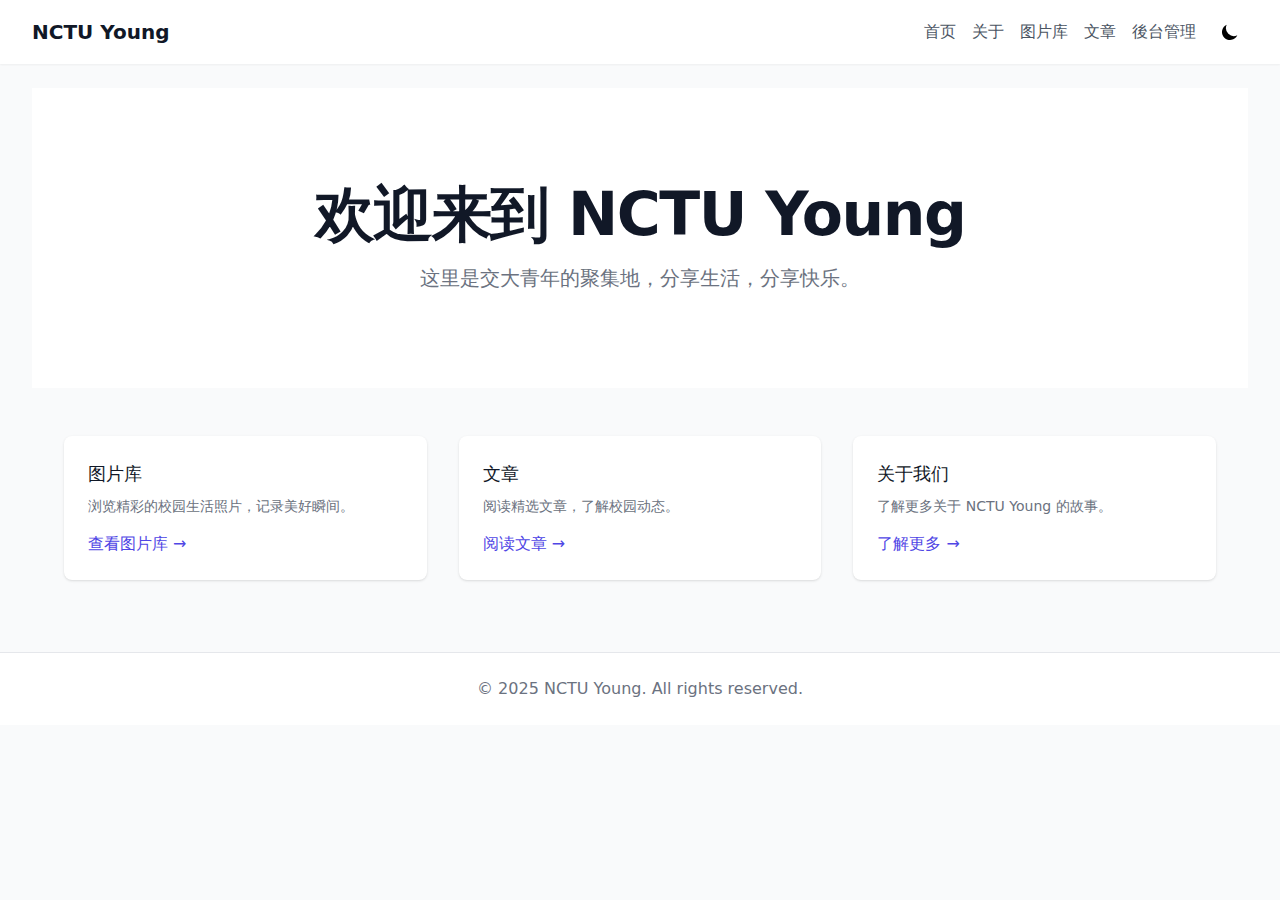
<file: index.html>
<!DOCTYPE html><html><head><meta charset="utf-8">
<meta name="viewport" content="width=device-width, initial-scale=1">
<style>/*! tailwindcss v3.4.0 | MIT License | https://tailwindcss.com*/*,:after,:before{border:0 solid #e5e7eb;box-sizing:border-box}:after,:before{--tw-content:""}:host,html{line-height:1.5;-webkit-text-size-adjust:100%;font-family:ui-sans-serif,system-ui,sans-serif,Apple Color Emoji,Segoe UI Emoji,Segoe UI Symbol,Noto Color Emoji;font-feature-settings:normal;font-variation-settings:normal;-moz-tab-size:4;-o-tab-size:4;tab-size:4;-webkit-tap-highlight-color:transparent}body{line-height:inherit;margin:0}hr{border-top-width:1px;color:inherit;height:0}abbr:where([title]){-webkit-text-decoration:underline dotted;text-decoration:underline dotted}h1,h2,h3,h4,h5,h6{font-size:inherit;font-weight:inherit}a{color:inherit;text-decoration:inherit}b,strong{font-weight:bolder}code,kbd,pre,samp{font-family:ui-monospace,SFMono-Regular,Menlo,Monaco,Consolas,Liberation Mono,Courier New,monospace;font-feature-settings:normal;font-size:1em;font-variation-settings:normal}small{font-size:80%}sub,sup{font-size:75%;line-height:0;position:relative;vertical-align:baseline}sub{bottom:-.25em}sup{top:-.5em}table{border-collapse:collapse;border-color:inherit;text-indent:0}button,input,optgroup,select,textarea{color:inherit;font-family:inherit;font-feature-settings:inherit;font-size:100%;font-variation-settings:inherit;font-weight:inherit;line-height:inherit;margin:0;padding:0}button,select{text-transform:none}[type=button],[type=reset],[type=submit],button{-webkit-appearance:button;background-color:transparent;background-image:none}:-moz-focusring{outline:auto}:-moz-ui-invalid{box-shadow:none}progress{vertical-align:baseline}::-webkit-inner-spin-button,::-webkit-outer-spin-button{height:auto}[type=search]{-webkit-appearance:textfield;outline-offset:-2px}::-webkit-search-decoration{-webkit-appearance:none}::-webkit-file-upload-button{-webkit-appearance:button;font:inherit}summary{display:list-item}blockquote,dd,dl,figure,h1,h2,h3,h4,h5,h6,hr,p,pre{margin:0}fieldset{margin:0}fieldset,legend{padding:0}menu,ol,ul{list-style:none;margin:0;padding:0}dialog{padding:0}textarea{resize:vertical}input::-moz-placeholder,textarea::-moz-placeholder{color:#9ca3af;opacity:1}input::placeholder,textarea::placeholder{color:#9ca3af;opacity:1}[role=button],button{cursor:pointer}:disabled{cursor:default}audio,canvas,embed,iframe,img,object,svg,video{display:block;vertical-align:middle}img,video{height:auto;max-width:100%}[hidden]{display:none}*,:after,:before{--tw-border-spacing-x:0;--tw-border-spacing-y:0;--tw-translate-x:0;--tw-translate-y:0;--tw-rotate:0;--tw-skew-x:0;--tw-skew-y:0;--tw-scale-x:1;--tw-scale-y:1;--tw-pan-x: ;--tw-pan-y: ;--tw-pinch-zoom: ;--tw-scroll-snap-strictness:proximity;--tw-gradient-from-position: ;--tw-gradient-via-position: ;--tw-gradient-to-position: ;--tw-ordinal: ;--tw-slashed-zero: ;--tw-numeric-figure: ;--tw-numeric-spacing: ;--tw-numeric-fraction: ;--tw-ring-inset: ;--tw-ring-offset-width:0px;--tw-ring-offset-color:#fff;--tw-ring-color:rgba(59,130,246,.5);--tw-ring-offset-shadow:0 0 #0000;--tw-ring-shadow:0 0 #0000;--tw-shadow:0 0 #0000;--tw-shadow-colored:0 0 #0000;--tw-blur: ;--tw-brightness: ;--tw-contrast: ;--tw-grayscale: ;--tw-hue-rotate: ;--tw-invert: ;--tw-saturate: ;--tw-sepia: ;--tw-drop-shadow: ;--tw-backdrop-blur: ;--tw-backdrop-brightness: ;--tw-backdrop-contrast: ;--tw-backdrop-grayscale: ;--tw-backdrop-hue-rotate: ;--tw-backdrop-invert: ;--tw-backdrop-opacity: ;--tw-backdrop-saturate: ;--tw-backdrop-sepia: }::backdrop{--tw-border-spacing-x:0;--tw-border-spacing-y:0;--tw-translate-x:0;--tw-translate-y:0;--tw-rotate:0;--tw-skew-x:0;--tw-skew-y:0;--tw-scale-x:1;--tw-scale-y:1;--tw-pan-x: ;--tw-pan-y: ;--tw-pinch-zoom: ;--tw-scroll-snap-strictness:proximity;--tw-gradient-from-position: ;--tw-gradient-via-position: ;--tw-gradient-to-position: ;--tw-ordinal: ;--tw-slashed-zero: ;--tw-numeric-figure: ;--tw-numeric-spacing: ;--tw-numeric-fraction: ;--tw-ring-inset: ;--tw-ring-offset-width:0px;--tw-ring-offset-color:#fff;--tw-ring-color:rgba(59,130,246,.5);--tw-ring-offset-shadow:0 0 #0000;--tw-ring-shadow:0 0 #0000;--tw-shadow:0 0 #0000;--tw-shadow-colored:0 0 #0000;--tw-blur: ;--tw-brightness: ;--tw-contrast: ;--tw-grayscale: ;--tw-hue-rotate: ;--tw-invert: ;--tw-saturate: ;--tw-sepia: ;--tw-drop-shadow: ;--tw-backdrop-blur: ;--tw-backdrop-brightness: ;--tw-backdrop-contrast: ;--tw-backdrop-grayscale: ;--tw-backdrop-hue-rotate: ;--tw-backdrop-invert: ;--tw-backdrop-opacity: ;--tw-backdrop-saturate: ;--tw-backdrop-sepia: }.container{width:100%}@media (min-width:640px){.container{max-width:640px}}@media (min-width:768px){.container{max-width:768px}}@media (min-width:1024px){.container{max-width:1024px}}@media (min-width:1280px){.container{max-width:1280px}}@media (min-width:1536px){.container{max-width:1536px}}.sr-only{height:1px;margin:-1px;overflow:hidden;padding:0;position:absolute;width:1px;clip:rect(0,0,0,0);border-width:0;white-space:nowrap}.pointer-events-none{pointer-events:none}.pointer-events-auto{pointer-events:auto}.fixed{position:fixed}.absolute{position:absolute}.relative{position:relative}.inset-0{top:0;right:0;bottom:0;left:0}.inset-y-0{bottom:0;top:0}.bottom-0{bottom:0}.bottom-4{bottom:1rem}.bottom-8{bottom:2rem}.left-0{left:0}.left-1\/2{left:50%}.left-4{left:1rem}.left-8{left:2rem}.left-\[-3\.5rem\]{left:-3.5rem}.left-\[-4\.5rem\]{left:-4.5rem}.right-0{right:0}.right-2{right:.5rem}.right-4{right:1rem}.right-\[-3\.5rem\]{right:-3.5rem}.right-\[-4\.5rem\]{right:-4.5rem}.top-0{top:0}.top-1\/2{top:50%}.top-2{top:.5rem}.top-4{top:1rem}.top-full{top:100%}.z-0{z-index:0}.z-10{z-index:10}.z-20{z-index:20}.z-40{z-index:40}.z-50{z-index:50}.z-\[9999\]{z-index:9999}.mx-auto{margin-left:auto;margin-right:auto}.my-1{margin-bottom:.25rem;margin-top:.25rem}.-ml-1{margin-left:-.25rem}.mb-1{margin-bottom:.25rem}.mb-10{margin-bottom:2.5rem}.mb-2{margin-bottom:.5rem}.mb-3{margin-bottom:.75rem}.mb-4{margin-bottom:1rem}.mb-6{margin-bottom:1.5rem}.mb-8{margin-bottom:2rem}.ml-1{margin-left:.25rem}.ml-3{margin-left:.75rem}.ml-4{margin-left:1rem}.mr-1{margin-right:.25rem}.mr-2{margin-right:.5rem}.mr-3{margin-right:.75rem}.mt-1{margin-top:.25rem}.mt-16{margin-top:4rem}.mt-2{margin-top:.5rem}.mt-3{margin-top:.75rem}.mt-4{margin-top:1rem}.mt-5{margin-top:1.25rem}.mt-8{margin-top:2rem}.block{display:block}.inline-block{display:inline-block}.flex{display:flex}.inline-flex{display:inline-flex}.grid{display:grid}.hidden{display:none}.aspect-square{aspect-ratio:1/1}.h-1{height:.25rem}.h-12{height:3rem}.h-16{height:4rem}.h-2{height:.5rem}.h-2\.5{height:.625rem}.h-20{height:5rem}.h-3{height:.75rem}.h-4{height:1rem}.h-48{height:12rem}.h-5{height:1.25rem}.h-6{height:1.5rem}.h-64{height:16rem}.h-8{height:2rem}.h-full{height:100%}.min-h-screen{min-height:100vh}.w-0{width:0}.w-0\.5{width:.125rem}.w-12{width:3rem}.w-16{width:4rem}.w-2{width:.5rem}.w-2\.5{width:.625rem}.w-20{width:5rem}.w-3{width:.75rem}.w-4{width:1rem}.w-5{width:1.25rem}.w-56{width:14rem}.w-6{width:1.5rem}.w-8{width:2rem}.w-full{width:100%}.w-px{width:1px}.min-w-0{min-width:0}.min-w-\[60px\]{min-width:60px}.max-w-2xl{max-width:42rem}.max-w-32{max-width:8rem}.max-w-4xl{max-width:56rem}.max-w-7xl{max-width:80rem}.max-w-md{max-width:28rem}.max-w-none{max-width:none}.max-w-sm{max-width:24rem}.max-w-xl{max-width:36rem}.flex-1{flex:1 1 0%}.flex-shrink-0{flex-shrink:0}.origin-center{transform-origin:center}.origin-top-right{transform-origin:top right}.-translate-x-1\/2{--tw-translate-x:-50%}.-translate-x-1\/2,.-translate-y-1\/2{transform:translate(var(--tw-translate-x),var(--tw-translate-y)) rotate(var(--tw-rotate)) skew(var(--tw-skew-x)) skewY(var(--tw-skew-y)) scaleX(var(--tw-scale-x)) scaleY(var(--tw-scale-y))}.-translate-y-1\/2{--tw-translate-y:-50%}.translate-y-0{--tw-translate-y:0px}.translate-y-0,.translate-y-2{transform:translate(var(--tw-translate-x),var(--tw-translate-y)) rotate(var(--tw-rotate)) skew(var(--tw-skew-x)) skewY(var(--tw-skew-y)) scaleX(var(--tw-scale-x)) scaleY(var(--tw-scale-y))}.translate-y-2{--tw-translate-y:.5rem}.rotate-180{--tw-rotate:180deg}.rotate-180,.rotate-45{transform:translate(var(--tw-translate-x),var(--tw-translate-y)) rotate(var(--tw-rotate)) skew(var(--tw-skew-x)) skewY(var(--tw-skew-y)) scaleX(var(--tw-scale-x)) scaleY(var(--tw-scale-y))}.rotate-45{--tw-rotate:45deg}.scale-100{--tw-scale-x:1;--tw-scale-y:1}.scale-100,.scale-150{transform:translate(var(--tw-translate-x),var(--tw-translate-y)) rotate(var(--tw-rotate)) skew(var(--tw-skew-x)) skewY(var(--tw-skew-y)) scaleX(var(--tw-scale-x)) scaleY(var(--tw-scale-y))}.scale-150{--tw-scale-x:1.5;--tw-scale-y:1.5}.scale-95{--tw-scale-x:.95;--tw-scale-y:.95}.scale-95,.transform{transform:translate(var(--tw-translate-x),var(--tw-translate-y)) rotate(var(--tw-rotate)) skew(var(--tw-skew-x)) skewY(var(--tw-skew-y)) scaleX(var(--tw-scale-x)) scaleY(var(--tw-scale-y))}@keyframes pulse{50%{opacity:.5}}.animate-pulse{animation:pulse 2s cubic-bezier(.4,0,.6,1) infinite}@keyframes spin{to{transform:rotate(1turn)}}.animate-spin{animation:spin 1s linear infinite}.cursor-default{cursor:default}.cursor-grab{cursor:grab}.cursor-pointer{cursor:pointer}.select-none{-webkit-user-select:none;-moz-user-select:none;user-select:none}.grid-cols-1{grid-template-columns:repeat(1,minmax(0,1fr))}.grid-cols-2{grid-template-columns:repeat(2,minmax(0,1fr))}.grid-cols-3{grid-template-columns:repeat(3,minmax(0,1fr))}.grid-cols-4{grid-template-columns:repeat(4,minmax(0,1fr))}.flex-wrap{flex-wrap:wrap}.items-start{align-items:flex-start}.items-end{align-items:flex-end}.items-center{align-items:center}.justify-end{justify-content:flex-end}.justify-center{justify-content:center}.justify-between{justify-content:space-between}.gap-2{gap:.5rem}.gap-3{gap:.75rem}.gap-4{gap:1rem}.gap-6{gap:1.5rem}.gap-8{gap:2rem}.space-x-1>:not([hidden])~:not([hidden]){--tw-space-x-reverse:0;margin-left:calc(.25rem*(1 - var(--tw-space-x-reverse)));margin-right:calc(.25rem*var(--tw-space-x-reverse))}.space-x-2>:not([hidden])~:not([hidden]){--tw-space-x-reverse:0;margin-left:calc(.5rem*(1 - var(--tw-space-x-reverse)));margin-right:calc(.5rem*var(--tw-space-x-reverse))}.space-x-4>:not([hidden])~:not([hidden]){--tw-space-x-reverse:0;margin-left:calc(1rem*(1 - var(--tw-space-x-reverse)));margin-right:calc(1rem*var(--tw-space-x-reverse))}.space-x-5>:not([hidden])~:not([hidden]){--tw-space-x-reverse:0;margin-left:calc(1.25rem*(1 - var(--tw-space-x-reverse)));margin-right:calc(1.25rem*var(--tw-space-x-reverse))}.space-x-8>:not([hidden])~:not([hidden]){--tw-space-x-reverse:0;margin-left:calc(2rem*(1 - var(--tw-space-x-reverse)));margin-right:calc(2rem*var(--tw-space-x-reverse))}.space-y-16>:not([hidden])~:not([hidden]){--tw-space-y-reverse:0;margin-bottom:calc(4rem*var(--tw-space-y-reverse));margin-top:calc(4rem*(1 - var(--tw-space-y-reverse)))}.space-y-2>:not([hidden])~:not([hidden]){--tw-space-y-reverse:0;margin-bottom:calc(.5rem*var(--tw-space-y-reverse));margin-top:calc(.5rem*(1 - var(--tw-space-y-reverse)))}.space-y-3>:not([hidden])~:not([hidden]){--tw-space-y-reverse:0;margin-bottom:calc(.75rem*var(--tw-space-y-reverse));margin-top:calc(.75rem*(1 - var(--tw-space-y-reverse)))}.space-y-4>:not([hidden])~:not([hidden]){--tw-space-y-reverse:0;margin-bottom:calc(1rem*var(--tw-space-y-reverse));margin-top:calc(1rem*(1 - var(--tw-space-y-reverse)))}.space-y-6>:not([hidden])~:not([hidden]){--tw-space-y-reverse:0;margin-bottom:calc(1.5rem*var(--tw-space-y-reverse));margin-top:calc(1.5rem*(1 - var(--tw-space-y-reverse)))}.space-y-8>:not([hidden])~:not([hidden]){--tw-space-y-reverse:0;margin-bottom:calc(2rem*var(--tw-space-y-reverse));margin-top:calc(2rem*(1 - var(--tw-space-y-reverse)))}.overflow-hidden{overflow:hidden}.overflow-x-auto{overflow-x:auto}.truncate{overflow:hidden;text-overflow:ellipsis}.truncate,.whitespace-nowrap{white-space:nowrap}.rounded{border-radius:.25rem}.rounded-2xl{border-radius:1rem}.rounded-full{border-radius:9999px}.rounded-lg{border-radius:.5rem}.rounded-md{border-radius:.375rem}.rounded-xl{border-radius:.75rem}.border{border-width:1px}.border-2{border-width:2px}.border-b{border-bottom-width:1px}.border-b-2{border-bottom-width:2px}.border-l-2{border-left-width:2px}.border-t{border-top-width:1px}.border-dashed{border-style:dashed}.border-blue-500{--tw-border-opacity:1;border-color:rgb(59 130 246/var(--tw-border-opacity))}.border-gray-100{--tw-border-opacity:1;border-color:rgb(243 244 246/var(--tw-border-opacity))}.border-gray-200{--tw-border-opacity:1;border-color:rgb(229 231 235/var(--tw-border-opacity))}.border-gray-300{--tw-border-opacity:1;border-color:rgb(209 213 219/var(--tw-border-opacity))}.border-gray-400{--tw-border-opacity:1;border-color:rgb(156 163 175/var(--tw-border-opacity))}.border-gray-600{--tw-border-opacity:1;border-color:rgb(75 85 99/var(--tw-border-opacity))}.border-gray-800{--tw-border-opacity:1;border-color:rgb(31 41 55/var(--tw-border-opacity))}.border-stone-200\/30{border-color:#e7e5e44d}.border-stone-200\/40{border-color:#e7e5e466}.border-stone-200\/50{border-color:#e7e5e480}.border-stone-300\/30{border-color:#d6d3d14d}.border-stone-300\/50{border-color:#d6d3d180}.border-transparent{border-color:transparent}.border-white{--tw-border-opacity:1;border-color:rgb(255 255 255/var(--tw-border-opacity))}.border-white\/30{border-color:#ffffff4d}.border-opacity-30{--tw-border-opacity:.3}.bg-black{--tw-bg-opacity:1;background-color:rgb(0 0 0/var(--tw-bg-opacity))}.bg-blue-500{--tw-bg-opacity:1;background-color:rgb(59 130 246/var(--tw-bg-opacity))}.bg-blue-600{--tw-bg-opacity:1;background-color:rgb(37 99 235/var(--tw-bg-opacity))}.bg-current{background-color:currentColor}.bg-gray-100{--tw-bg-opacity:1;background-color:rgb(243 244 246/var(--tw-bg-opacity))}.bg-gray-200{--tw-bg-opacity:1;background-color:rgb(229 231 235/var(--tw-bg-opacity))}.bg-gray-300{--tw-bg-opacity:1;background-color:rgb(209 213 219/var(--tw-bg-opacity))}.bg-gray-400{--tw-bg-opacity:1;background-color:rgb(156 163 175/var(--tw-bg-opacity))}.bg-gray-50{--tw-bg-opacity:1;background-color:rgb(249 250 251/var(--tw-bg-opacity))}.bg-gray-500{--tw-bg-opacity:1;background-color:rgb(107 114 128/var(--tw-bg-opacity))}.bg-gray-800{--tw-bg-opacity:1;background-color:rgb(31 41 55/var(--tw-bg-opacity))}.bg-gray-800\/80{background-color:#1f2937cc}.bg-green-50{--tw-bg-opacity:1;background-color:rgb(240 253 244/var(--tw-bg-opacity))}.bg-green-500{--tw-bg-opacity:1;background-color:rgb(34 197 94/var(--tw-bg-opacity))}.bg-red-100{--tw-bg-opacity:1;background-color:rgb(254 226 226/var(--tw-bg-opacity))}.bg-red-50{--tw-bg-opacity:1;background-color:rgb(254 242 242/var(--tw-bg-opacity))}.bg-red-500{--tw-bg-opacity:1;background-color:rgb(239 68 68/var(--tw-bg-opacity))}.bg-stone-100\/50{background-color:#f5f5f480}.bg-stone-100\/70{background-color:#f5f5f4b3}.bg-stone-200\/60{background-color:#e7e5e499}.bg-white{--tw-bg-opacity:1;background-color:rgb(255 255 255/var(--tw-bg-opacity))}.bg-white\/40{background-color:#fff6}.bg-white\/60{background-color:#fff9}.bg-white\/70{background-color:#ffffffb3}.bg-white\/80{background-color:#fffc}.bg-white\/90{background-color:#ffffffe6}.bg-opacity-50{--tw-bg-opacity:.5}.bg-opacity-70{--tw-bg-opacity:.7}.bg-opacity-80{--tw-bg-opacity:.8}.bg-opacity-90{--tw-bg-opacity:.9}.bg-gradient-to-br{background-image:linear-gradient(to bottom right,var(--tw-gradient-stops))}.bg-gradient-to-r{background-image:linear-gradient(to right,var(--tw-gradient-stops))}.bg-gradient-to-t{background-image:linear-gradient(to top,var(--tw-gradient-stops))}.from-black\/60{--tw-gradient-from:rgba(0,0,0,.6) var(--tw-gradient-from-position);--tw-gradient-to:transparent var(--tw-gradient-to-position);--tw-gradient-stops:var(--tw-gradient-from),var(--tw-gradient-to)}.from-blue-500{--tw-gradient-from:#3b82f6 var(--tw-gradient-from-position);--tw-gradient-to:rgba(59,130,246,0) var(--tw-gradient-to-position);--tw-gradient-stops:var(--tw-gradient-from),var(--tw-gradient-to)}.from-blue-500\/20{--tw-gradient-from:rgba(59,130,246,.2) var(--tw-gradient-from-position);--tw-gradient-to:rgba(59,130,246,0) var(--tw-gradient-to-position);--tw-gradient-stops:var(--tw-gradient-from),var(--tw-gradient-to)}.from-stone-50{--tw-gradient-from:#fafaf9 var(--tw-gradient-from-position);--tw-gradient-to:hsla(60,9%,98%,0) var(--tw-gradient-to-position);--tw-gradient-stops:var(--tw-gradient-from),var(--tw-gradient-to)}.from-stone-50\/80{--tw-gradient-from:hsla(60,9%,98%,.8) var(--tw-gradient-from-position);--tw-gradient-to:hsla(60,9%,98%,0) var(--tw-gradient-to-position);--tw-gradient-stops:var(--tw-gradient-from),var(--tw-gradient-to)}.via-transparent{--tw-gradient-to:transparent var(--tw-gradient-to-position);--tw-gradient-stops:var(--tw-gradient-from),transparent var(--tw-gradient-via-position),var(--tw-gradient-to)}.to-neutral-100{--tw-gradient-to:#f5f5f5 var(--tw-gradient-to-position)}.to-neutral-50\/80{--tw-gradient-to:hsla(0,0%,98%,.8) var(--tw-gradient-to-position)}.to-purple-600{--tw-gradient-to:#9333ea var(--tw-gradient-to-position)}.to-purple-600\/20{--tw-gradient-to:rgba(147,51,234,.2) var(--tw-gradient-to-position)}.to-transparent{--tw-gradient-to:transparent var(--tw-gradient-to-position)}.object-cover{-o-object-fit:cover;object-fit:cover}.p-1{padding:.25rem}.p-2{padding:.5rem}.p-2\.5{padding:.625rem}.p-3{padding:.75rem}.p-4{padding:1rem}.p-6{padding:1.5rem}.p-8{padding:2rem}.px-2{padding-left:.5rem;padding-right:.5rem}.px-3{padding-left:.75rem;padding-right:.75rem}.px-4{padding-left:1rem;padding-right:1rem}.px-5{padding-left:1.25rem;padding-right:1.25rem}.px-6{padding-left:1.5rem;padding-right:1.5rem}.px-8{padding-left:2rem;padding-right:2rem}.py-1{padding-bottom:.25rem;padding-top:.25rem}.py-10{padding-bottom:2.5rem;padding-top:2.5rem}.py-12{padding-bottom:3rem;padding-top:3rem}.py-16{padding-bottom:4rem;padding-top:4rem}.py-2{padding-bottom:.5rem;padding-top:.5rem}.py-2\.5{padding-bottom:.625rem;padding-top:.625rem}.py-3{padding-bottom:.75rem;padding-top:.75rem}.py-4{padding-bottom:1rem;padding-top:1rem}.py-6{padding-bottom:1.5rem;padding-top:1.5rem}.py-8{padding-bottom:2rem;padding-top:2rem}.pb-2{padding-bottom:.5rem}.pb-6{padding-bottom:1.5rem}.pl-10{padding-left:2.5rem}.pl-3{padding-left:.75rem}.pl-6{padding-left:1.5rem}.pr-10{padding-right:2.5rem}.pr-3{padding-right:.75rem}.pt-4{padding-top:1rem}.text-left{text-align:left}.text-center{text-align:center}.text-right{text-align:right}.text-2xl{font-size:1.5rem;line-height:2rem}.text-3xl{font-size:1.875rem;line-height:2.25rem}.text-4xl{font-size:2.25rem;line-height:2.5rem}.text-6xl{font-size:3.75rem;line-height:1}.text-lg{font-size:1.125rem;line-height:1.75rem}.text-sm{font-size:.875rem;line-height:1.25rem}.text-xl{font-size:1.25rem;line-height:1.75rem}.text-xs{font-size:.75rem;line-height:1rem}.font-bold{font-weight:700}.font-extrabold{font-weight:800}.font-extralight{font-weight:200}.font-light{font-weight:300}.font-medium{font-weight:500}.font-semibold{font-weight:600}.uppercase{text-transform:uppercase}.italic{font-style:italic}.leading-relaxed{line-height:1.625}.tracking-wide{letter-spacing:.025em}.tracking-wider{letter-spacing:.05em}.text-amber-600{--tw-text-opacity:1;color:rgb(217 119 6/var(--tw-text-opacity))}.text-blue-600{--tw-text-opacity:1;color:rgb(37 99 235/var(--tw-text-opacity))}.text-emerald-600{--tw-text-opacity:1;color:rgb(5 150 105/var(--tw-text-opacity))}.text-gray-300{--tw-text-opacity:1;color:rgb(209 213 219/var(--tw-text-opacity))}.text-gray-400{--tw-text-opacity:1;color:rgb(156 163 175/var(--tw-text-opacity))}.text-gray-500{--tw-text-opacity:1;color:rgb(107 114 128/var(--tw-text-opacity))}.text-gray-600{--tw-text-opacity:1;color:rgb(75 85 99/var(--tw-text-opacity))}.text-gray-700{--tw-text-opacity:1;color:rgb(55 65 81/var(--tw-text-opacity))}.text-gray-800{--tw-text-opacity:1;color:rgb(31 41 55/var(--tw-text-opacity))}.text-gray-900{--tw-text-opacity:1;color:rgb(17 24 39/var(--tw-text-opacity))}.text-green-500{--tw-text-opacity:1;color:rgb(34 197 94/var(--tw-text-opacity))}.text-green-600{--tw-text-opacity:1;color:rgb(22 163 74/var(--tw-text-opacity))}.text-green-800{--tw-text-opacity:1;color:rgb(22 101 52/var(--tw-text-opacity))}.text-indigo-500{--tw-text-opacity:1;color:rgb(99 102 241/var(--tw-text-opacity))}.text-indigo-600{--tw-text-opacity:1;color:rgb(79 70 229/var(--tw-text-opacity))}.text-orange-600{--tw-text-opacity:1;color:rgb(234 88 12/var(--tw-text-opacity))}.text-purple-600{--tw-text-opacity:1;color:rgb(147 51 234/var(--tw-text-opacity))}.text-red-400{--tw-text-opacity:1;color:rgb(248 113 113/var(--tw-text-opacity))}.text-red-600{--tw-text-opacity:1;color:rgb(220 38 38/var(--tw-text-opacity))}.text-red-700{--tw-text-opacity:1;color:rgb(185 28 28/var(--tw-text-opacity))}.text-red-800{--tw-text-opacity:1;color:rgb(153 27 27/var(--tw-text-opacity))}.text-rose-500{--tw-text-opacity:1;color:rgb(244 63 94/var(--tw-text-opacity))}.text-stone-300{--tw-text-opacity:1;color:rgb(214 211 209/var(--tw-text-opacity))}.text-stone-400{--tw-text-opacity:1;color:rgb(168 162 158/var(--tw-text-opacity))}.text-stone-500{--tw-text-opacity:1;color:rgb(120 113 108/var(--tw-text-opacity))}.text-stone-600{--tw-text-opacity:1;color:rgb(87 83 78/var(--tw-text-opacity))}.text-stone-700{--tw-text-opacity:1;color:rgb(68 64 60/var(--tw-text-opacity))}.text-stone-800{--tw-text-opacity:1;color:rgb(41 37 36/var(--tw-text-opacity))}.text-white{--tw-text-opacity:1;color:rgb(255 255 255/var(--tw-text-opacity))}.opacity-0{opacity:0}.opacity-10{opacity:.1}.opacity-100{opacity:1}.opacity-25{opacity:.25}.opacity-30{opacity:.3}.opacity-60{opacity:.6}.opacity-70{opacity:.7}.opacity-75{opacity:.75}.opacity-80{opacity:.8}.shadow{--tw-shadow:0 1px 3px 0 rgba(0,0,0,.1),0 1px 2px -1px rgba(0,0,0,.1);--tw-shadow-colored:0 1px 3px 0 var(--tw-shadow-color),0 1px 2px -1px var(--tw-shadow-color)}.shadow,.shadow-2xl{box-shadow:var(--tw-ring-offset-shadow,0 0 #0000),var(--tw-ring-shadow,0 0 #0000),var(--tw-shadow)}.shadow-2xl{--tw-shadow:0 25px 50px -12px rgba(0,0,0,.25);--tw-shadow-colored:0 25px 50px -12px var(--tw-shadow-color)}.shadow-lg{--tw-shadow:0 10px 15px -3px rgba(0,0,0,.1),0 4px 6px -4px rgba(0,0,0,.1);--tw-shadow-colored:0 10px 15px -3px var(--tw-shadow-color),0 4px 6px -4px var(--tw-shadow-color)}.shadow-lg,.shadow-md{box-shadow:var(--tw-ring-offset-shadow,0 0 #0000),var(--tw-ring-shadow,0 0 #0000),var(--tw-shadow)}.shadow-md{--tw-shadow:0 4px 6px -1px rgba(0,0,0,.1),0 2px 4px -2px rgba(0,0,0,.1);--tw-shadow-colored:0 4px 6px -1px var(--tw-shadow-color),0 2px 4px -2px var(--tw-shadow-color)}.shadow-sm{--tw-shadow:0 1px 2px 0 rgba(0,0,0,.05);--tw-shadow-colored:0 1px 2px 0 var(--tw-shadow-color);box-shadow:var(--tw-ring-offset-shadow,0 0 #0000),var(--tw-ring-shadow,0 0 #0000),var(--tw-shadow)}.shadow-blue-500\/60{--tw-shadow-color:rgba(59,130,246,.6);--tw-shadow:var(--tw-shadow-colored)}.ring-1{--tw-ring-offset-shadow:var(--tw-ring-inset) 0 0 0 var(--tw-ring-offset-width) var(--tw-ring-offset-color);--tw-ring-shadow:var(--tw-ring-inset) 0 0 0 calc(1px + var(--tw-ring-offset-width)) var(--tw-ring-color);box-shadow:var(--tw-ring-offset-shadow),var(--tw-ring-shadow),var(--tw-shadow,0 0 #0000)}.ring-black{--tw-ring-opacity:1;--tw-ring-color:rgb(0 0 0/var(--tw-ring-opacity))}.ring-opacity-5{--tw-ring-opacity:.05}.blur{--tw-blur:blur(8px)}.blur,.filter{filter:var(--tw-blur) var(--tw-brightness) var(--tw-contrast) var(--tw-grayscale) var(--tw-hue-rotate) var(--tw-invert) var(--tw-saturate) var(--tw-sepia) var(--tw-drop-shadow)}.backdrop-blur-sm{--tw-backdrop-blur:blur(4px)}.backdrop-blur-sm,.backdrop-filter{-webkit-backdrop-filter:var(--tw-backdrop-blur) var(--tw-backdrop-brightness) var(--tw-backdrop-contrast) var(--tw-backdrop-grayscale) var(--tw-backdrop-hue-rotate) var(--tw-backdrop-invert) var(--tw-backdrop-opacity) var(--tw-backdrop-saturate) var(--tw-backdrop-sepia);backdrop-filter:var(--tw-backdrop-blur) var(--tw-backdrop-brightness) var(--tw-backdrop-contrast) var(--tw-backdrop-grayscale) var(--tw-backdrop-hue-rotate) var(--tw-backdrop-invert) var(--tw-backdrop-opacity) var(--tw-backdrop-saturate) var(--tw-backdrop-sepia)}.transition{transition-duration:.15s;transition-property:color,background-color,border-color,text-decoration-color,fill,stroke,opacity,box-shadow,transform,filter,-webkit-backdrop-filter;transition-property:color,background-color,border-color,text-decoration-color,fill,stroke,opacity,box-shadow,transform,filter,backdrop-filter;transition-property:color,background-color,border-color,text-decoration-color,fill,stroke,opacity,box-shadow,transform,filter,backdrop-filter,-webkit-backdrop-filter;transition-timing-function:cubic-bezier(.4,0,.2,1)}.transition-all{transition-duration:.15s;transition-property:all;transition-timing-function:cubic-bezier(.4,0,.2,1)}.transition-colors{transition-duration:.15s;transition-property:color,background-color,border-color,text-decoration-color,fill,stroke;transition-timing-function:cubic-bezier(.4,0,.2,1)}.transition-opacity{transition-duration:.15s;transition-property:opacity;transition-timing-function:cubic-bezier(.4,0,.2,1)}.transition-transform{transition-duration:.15s;transition-property:transform;transition-timing-function:cubic-bezier(.4,0,.2,1)}.duration-100{transition-duration:.1s}.duration-200{transition-duration:.2s}.duration-300{transition-duration:.3s}.duration-500{transition-duration:.5s}.duration-75{transition-duration:75ms}.ease-in{transition-timing-function:cubic-bezier(.4,0,1,1)}.ease-in-out{transition-timing-function:cubic-bezier(.4,0,.2,1)}.ease-linear{transition-timing-function:linear}.ease-out{transition-timing-function:cubic-bezier(0,0,.2,1)}.hover\:scale-105:hover{--tw-scale-x:1.05;--tw-scale-y:1.05}.hover\:scale-105:hover,.hover\:scale-110:hover{transform:translate(var(--tw-translate-x),var(--tw-translate-y)) rotate(var(--tw-rotate)) skew(var(--tw-skew-x)) skewY(var(--tw-skew-y)) scaleX(var(--tw-scale-x)) scaleY(var(--tw-scale-y))}.hover\:scale-110:hover{--tw-scale-x:1.1;--tw-scale-y:1.1}.hover\:scale-\[1\.02\]:hover{--tw-scale-x:1.02;--tw-scale-y:1.02}.hover\:scale-\[1\.02\]:hover,.hover\:transform:hover{transform:translate(var(--tw-translate-x),var(--tw-translate-y)) rotate(var(--tw-rotate)) skew(var(--tw-skew-x)) skewY(var(--tw-skew-y)) scaleX(var(--tw-scale-x)) scaleY(var(--tw-scale-y))}.hover\:border-gray-400:hover{--tw-border-opacity:1;border-color:rgb(156 163 175/var(--tw-border-opacity))}.hover\:border-white:hover{--tw-border-opacity:1;border-color:rgb(255 255 255/var(--tw-border-opacity))}.hover\:border-opacity-60:hover{--tw-border-opacity:.6}.hover\:bg-blue-700:hover{--tw-bg-opacity:1;background-color:rgb(29 78 216/var(--tw-bg-opacity))}.hover\:bg-gray-100:hover{--tw-bg-opacity:1;background-color:rgb(243 244 246/var(--tw-bg-opacity))}.hover\:bg-gray-200:hover{--tw-bg-opacity:1;background-color:rgb(229 231 235/var(--tw-bg-opacity))}.hover\:bg-gray-300:hover{--tw-bg-opacity:1;background-color:rgb(209 213 219/var(--tw-bg-opacity))}.hover\:bg-gray-50:hover{--tw-bg-opacity:1;background-color:rgb(249 250 251/var(--tw-bg-opacity))}.hover\:bg-green-600:hover{--tw-bg-opacity:1;background-color:rgb(22 163 74/var(--tw-bg-opacity))}.hover\:bg-red-200:hover{--tw-bg-opacity:1;background-color:rgb(254 202 202/var(--tw-bg-opacity))}.hover\:bg-red-600:hover{--tw-bg-opacity:1;background-color:rgb(220 38 38/var(--tw-bg-opacity))}.hover\:bg-white:hover{--tw-bg-opacity:1;background-color:rgb(255 255 255/var(--tw-bg-opacity))}.hover\:bg-white\/50:hover{background-color:#ffffff80}.hover\:bg-white\/80:hover{background-color:#fffc}.hover\:bg-opacity-20:hover{--tw-bg-opacity:.2}.hover\:bg-opacity-70:hover{--tw-bg-opacity:.7}.hover\:text-blue-500:hover{--tw-text-opacity:1;color:rgb(59 130 246/var(--tw-text-opacity))}.hover\:text-gray-500:hover{--tw-text-opacity:1;color:rgb(107 114 128/var(--tw-text-opacity))}.hover\:text-gray-600:hover{--tw-text-opacity:1;color:rgb(75 85 99/var(--tw-text-opacity))}.hover\:text-gray-700:hover{--tw-text-opacity:1;color:rgb(55 65 81/var(--tw-text-opacity))}.hover\:text-gray-800:hover{--tw-text-opacity:1;color:rgb(31 41 55/var(--tw-text-opacity))}.hover\:text-gray-900:hover{--tw-text-opacity:1;color:rgb(17 24 39/var(--tw-text-opacity))}.hover\:text-indigo-500:hover{--tw-text-opacity:1;color:rgb(99 102 241/var(--tw-text-opacity))}.hover\:text-stone-600:hover{--tw-text-opacity:1;color:rgb(87 83 78/var(--tw-text-opacity))}.hover\:shadow-lg:hover{--tw-shadow:0 10px 15px -3px rgba(0,0,0,.1),0 4px 6px -4px rgba(0,0,0,.1);--tw-shadow-colored:0 10px 15px -3px var(--tw-shadow-color),0 4px 6px -4px var(--tw-shadow-color)}.hover\:shadow-lg:hover,.hover\:shadow-md:hover{box-shadow:var(--tw-ring-offset-shadow,0 0 #0000),var(--tw-ring-shadow,0 0 #0000),var(--tw-shadow)}.hover\:shadow-md:hover{--tw-shadow:0 4px 6px -1px rgba(0,0,0,.1),0 2px 4px -2px rgba(0,0,0,.1);--tw-shadow-colored:0 4px 6px -1px var(--tw-shadow-color),0 2px 4px -2px var(--tw-shadow-color)}.hover\:shadow-sm:hover{--tw-shadow:0 1px 2px 0 rgba(0,0,0,.05);--tw-shadow-colored:0 1px 2px 0 var(--tw-shadow-color);box-shadow:var(--tw-ring-offset-shadow,0 0 #0000),var(--tw-ring-shadow,0 0 #0000),var(--tw-shadow)}.focus\:border-blue-500:focus{--tw-border-opacity:1;border-color:rgb(59 130 246/var(--tw-border-opacity))}.focus\:border-transparent:focus{border-color:transparent}.focus\:outline-none:focus{outline:2px solid transparent;outline-offset:2px}.focus\:ring-1:focus{--tw-ring-offset-shadow:var(--tw-ring-inset) 0 0 0 var(--tw-ring-offset-width) var(--tw-ring-offset-color);--tw-ring-shadow:var(--tw-ring-inset) 0 0 0 calc(1px + var(--tw-ring-offset-width)) var(--tw-ring-color)}.focus\:ring-1:focus,.focus\:ring-2:focus{box-shadow:var(--tw-ring-offset-shadow),var(--tw-ring-shadow),var(--tw-shadow,0 0 #0000)}.focus\:ring-2:focus{--tw-ring-offset-shadow:var(--tw-ring-inset) 0 0 0 var(--tw-ring-offset-width) var(--tw-ring-offset-color);--tw-ring-shadow:var(--tw-ring-inset) 0 0 0 calc(2px + var(--tw-ring-offset-width)) var(--tw-ring-color)}.focus\:ring-blue-500:focus{--tw-ring-opacity:1;--tw-ring-color:rgb(59 130 246/var(--tw-ring-opacity))}.focus\:ring-gray-500:focus{--tw-ring-opacity:1;--tw-ring-color:rgb(107 114 128/var(--tw-ring-opacity))}.focus\:ring-indigo-500:focus{--tw-ring-opacity:1;--tw-ring-color:rgb(99 102 241/var(--tw-ring-opacity))}.focus\:ring-offset-2:focus{--tw-ring-offset-width:2px}.active\:cursor-grabbing:active{cursor:grabbing}.disabled\:cursor-not-allowed:disabled{cursor:not-allowed}.disabled\:opacity-50:disabled{opacity:.5}.group:hover .group-hover\:translate-y-0{--tw-translate-y:0px}.group:hover .group-hover\:scale-105,.group:hover .group-hover\:translate-y-0{transform:translate(var(--tw-translate-x),var(--tw-translate-y)) rotate(var(--tw-rotate)) skew(var(--tw-skew-x)) skewY(var(--tw-skew-y)) scaleX(var(--tw-scale-x)) scaleY(var(--tw-scale-y))}.group:hover .group-hover\:scale-105{--tw-scale-x:1.05;--tw-scale-y:1.05}.group:hover .group-hover\:opacity-100{opacity:1}.group:hover .group-hover\:opacity-20{opacity:.2}@media (min-width:640px){.sm\:translate-x-0{--tw-translate-x:0px}.sm\:translate-x-0,.sm\:translate-x-2{transform:translate(var(--tw-translate-x),var(--tw-translate-y)) rotate(var(--tw-rotate)) skew(var(--tw-skew-x)) skewY(var(--tw-skew-y)) scaleX(var(--tw-scale-x)) scaleY(var(--tw-scale-y))}.sm\:translate-x-2{--tw-translate-x:.5rem}.sm\:translate-y-0{--tw-translate-y:0px;transform:translate(var(--tw-translate-x),var(--tw-translate-y)) rotate(var(--tw-rotate)) skew(var(--tw-skew-x)) skewY(var(--tw-skew-y)) scaleX(var(--tw-scale-x)) scaleY(var(--tw-scale-y))}.sm\:grid-cols-2{grid-template-columns:repeat(2,minmax(0,1fr))}.sm\:px-6{padding-left:1.5rem;padding-right:1.5rem}.sm\:py-24{padding-bottom:6rem;padding-top:6rem}.sm\:text-5xl{font-size:3rem;line-height:1}.sm\:tracking-tight{letter-spacing:-.025em}}@media (min-width:768px){.md\:mb-0{margin-bottom:0}.md\:ml-16{margin-left:4rem}.md\:mr-16{margin-right:4rem}.md\:block{display:block}.md\:flex{display:flex}.md\:hidden{display:none}.md\:w-40{width:10rem}.md\:max-w-2xl{max-width:42rem}.md\:-rotate-90{--tw-rotate:-90deg;transform:translate(var(--tw-translate-x),var(--tw-translate-y)) rotate(var(--tw-rotate)) skew(var(--tw-skew-x)) skewY(var(--tw-skew-y)) scaleX(var(--tw-scale-x)) scaleY(var(--tw-scale-y))}.md\:grid-cols-2{grid-template-columns:repeat(2,minmax(0,1fr))}.md\:grid-cols-3{grid-template-columns:repeat(3,minmax(0,1fr))}.md\:grid-cols-4{grid-template-columns:repeat(4,minmax(0,1fr))}.md\:flex-row{flex-direction:row}.md\:flex-row-reverse{flex-direction:row-reverse}.md\:text-left{text-align:left}.md\:text-right{text-align:right}}@media (min-width:1024px){.lg\:grid-cols-3{grid-template-columns:repeat(3,minmax(0,1fr))}.lg\:grid-cols-4{grid-template-columns:repeat(4,minmax(0,1fr))}.lg\:px-8{padding-left:2rem;padding-right:2rem}.lg\:text-6xl{font-size:3.75rem;line-height:1}}@media (min-width:1280px){.xl\:grid-cols-6{grid-template-columns:repeat(6,minmax(0,1fr))}}@media (prefers-color-scheme:dark){.dark\:bg-gray-800{--tw-bg-opacity:1;background-color:rgb(31 41 55/var(--tw-bg-opacity))}.dark\:text-gray-400{--tw-text-opacity:1;color:rgb(156 163 175/var(--tw-text-opacity))}.dark\:text-white{--tw-text-opacity:1;color:rgb(255 255 255/var(--tw-text-opacity))}.dark\:hover\:text-gray-300:hover{--tw-text-opacity:1;color:rgb(209 213 219/var(--tw-text-opacity))}}</style>
<link rel="preload" as="fetch" crossorigin="anonymous" href="/_payload.json?336d9f12-536c-419a-8ff7-3d10dff5111c">
<link rel="modulepreload" as="script" crossorigin href="/_nuxt/Crl1EE0P.js">
<link rel="modulepreload" as="script" crossorigin href="/_nuxt/BKsKi1xl.js">
<link rel="modulepreload" as="script" crossorigin href="/_nuxt/CkvdphvZ.js">
<link rel="modulepreload" as="script" crossorigin href="/_nuxt/CfIbClCo.js">
<link rel="modulepreload" as="script" crossorigin href="/_nuxt/BjWhnaLC.js">
<link rel="preload" as="fetch" fetchpriority="low" crossorigin="anonymous" href="/_nuxt/builds/meta/336d9f12-536c-419a-8ff7-3d10dff5111c.json">
<link rel="prefetch" as="script" crossorigin href="/_nuxt/CF3SaziM.js">
<link rel="prefetch" as="script" crossorigin href="/_nuxt/DlAUqK2U.js">
<link rel="prefetch" as="script" crossorigin href="/_nuxt/cSWf-aUu.js">
<link rel="prefetch" as="script" crossorigin href="/_nuxt/CLu5neoZ.js">
<script type="module" src="/_nuxt/Crl1EE0P.js" crossorigin></script></head><body><div id="__nuxt"><div class="min-h-screen bg-gray-50"><nav class="bg-white shadow-sm"><div class="max-w-7xl mx-auto px-4 sm:px-6 lg:px-8"><div class="flex justify-between h-16"><div class="flex"><a aria-current="page" href="/" class="router-link-active router-link-exact-active flex items-center"><span class="text-xl font-bold text-gray-900">NCTU Young</span></a></div><div class="hidden md:flex items-center space-x-4"><a aria-current="page" href="/" class="router-link-active router-link-exact-active text-gray-600 hover:text-gray-900 transition-colors">首页</a><a href="/about" class="text-gray-600 hover:text-gray-900 transition-colors">关于</a><a href="/gallery" class="text-gray-600 hover:text-gray-900 transition-colors">图片库</a><a href="/article" class="text-gray-600 hover:text-gray-900 transition-colors">文章</a><a href="/admin" class="text-gray-600 hover:text-gray-900 transition-colors">後台管理</a><button class="p-2 rounded-lg hover:bg-gray-100 transition-colors" title="切換到深色模式"><svg class="w-5 h-5" fill="currentColor" viewBox="0 0 20 20"><path d="M17.293 13.293A8 8 0 016.707 2.707a8.001 8.001 0 1010.586 10.586z"></path></svg></button></div><div class="md:hidden"><div data-headlessui-state class="relative"><button id="headlessui-menu-button-v-0-0" type="button" aria-haspopup="menu" aria-expanded="false" data-headlessui-state class="p-2 rounded-lg hover:bg-gray-100 transition-colors"><svg class="w-6 h-6" fill="none" stroke="currentColor" viewBox="0 0 24 24"><path stroke-linecap="round" stroke-linejoin="round" stroke-width="2" d="M4 6h16M4 12h16M4 18h16"></path></svg></button><!----></div></div></div></div></nav><main class="max-w-7xl mx-auto py-6 sm:px-6 lg:px-8"><!--[--><div><div class="bg-white"><div class="max-w-7xl mx-auto py-16 px-4 sm:py-24 sm:px-6 lg:px-8"><div class="text-center"><h1 class="text-4xl font-extrabold text-gray-900 sm:text-5xl sm:tracking-tight lg:text-6xl"> 欢迎来到 NCTU Young </h1><p class="mt-5 max-w-xl mx-auto text-xl text-gray-500"> 这里是交大青年的聚集地，分享生活，分享快乐。 </p></div></div></div><div class="bg-gray-50 py-12"><div class="max-w-7xl mx-auto px-4 sm:px-6 lg:px-8"><div class="grid grid-cols-1 gap-8 sm:grid-cols-2 lg:grid-cols-3"><div class="bg-white overflow-hidden shadow rounded-lg"><div class="p-6"><h3 class="text-lg font-medium text-gray-900">图片库</h3><p class="mt-2 text-sm text-gray-500"> 浏览精彩的校园生活照片，记录美好瞬间。 </p><div class="mt-4"><a href="/gallery" class="text-indigo-600 hover:text-indigo-500"> 查看图片库 → </a></div></div></div><div class="bg-white overflow-hidden shadow rounded-lg"><div class="p-6"><h3 class="text-lg font-medium text-gray-900">文章</h3><p class="mt-2 text-sm text-gray-500"> 阅读精选文章，了解校园动态。 </p><div class="mt-4"><a href="/article" class="text-indigo-600 hover:text-indigo-500"> 阅读文章 → </a></div></div></div><div class="bg-white overflow-hidden shadow rounded-lg"><div class="p-6"><h3 class="text-lg font-medium text-gray-900">关于我们</h3><p class="mt-2 text-sm text-gray-500"> 了解更多关于 NCTU Young 的故事。 </p><div class="mt-4"><a href="/about" class="text-indigo-600 hover:text-indigo-500"> 了解更多 → </a></div></div></div></div></div></div></div><!----><!--]--></main><footer class="bg-white border-t"><div class="max-w-7xl mx-auto py-6 px-4 sm:px-6 lg:px-8"><p class="text-center text-gray-500">© 2025 NCTU Young. All rights reserved.</p></div></footer><!----></div></div><div id="teleports"></div><script type="application/json" data-nuxt-data="nuxt-app" data-ssr="true" id="__NUXT_DATA__" data-src="/_payload.json?336d9f12-536c-419a-8ff7-3d10dff5111c">[{"state":1,"once":3,"_errors":4,"serverRendered":6,"path":7,"pinia":8,"prerenderedAt":9},["Reactive",2],{},["Set"],["ShallowReactive",5],{},true,"/",{},1749912722760]</script>
<script>window.__NUXT__={};window.__NUXT__.config={public:{},app:{baseURL:"/",buildId:"336d9f12-536c-419a-8ff7-3d10dff5111c",buildAssetsDir:"/_nuxt/",cdnURL:""}}</script></body></html>
</file>
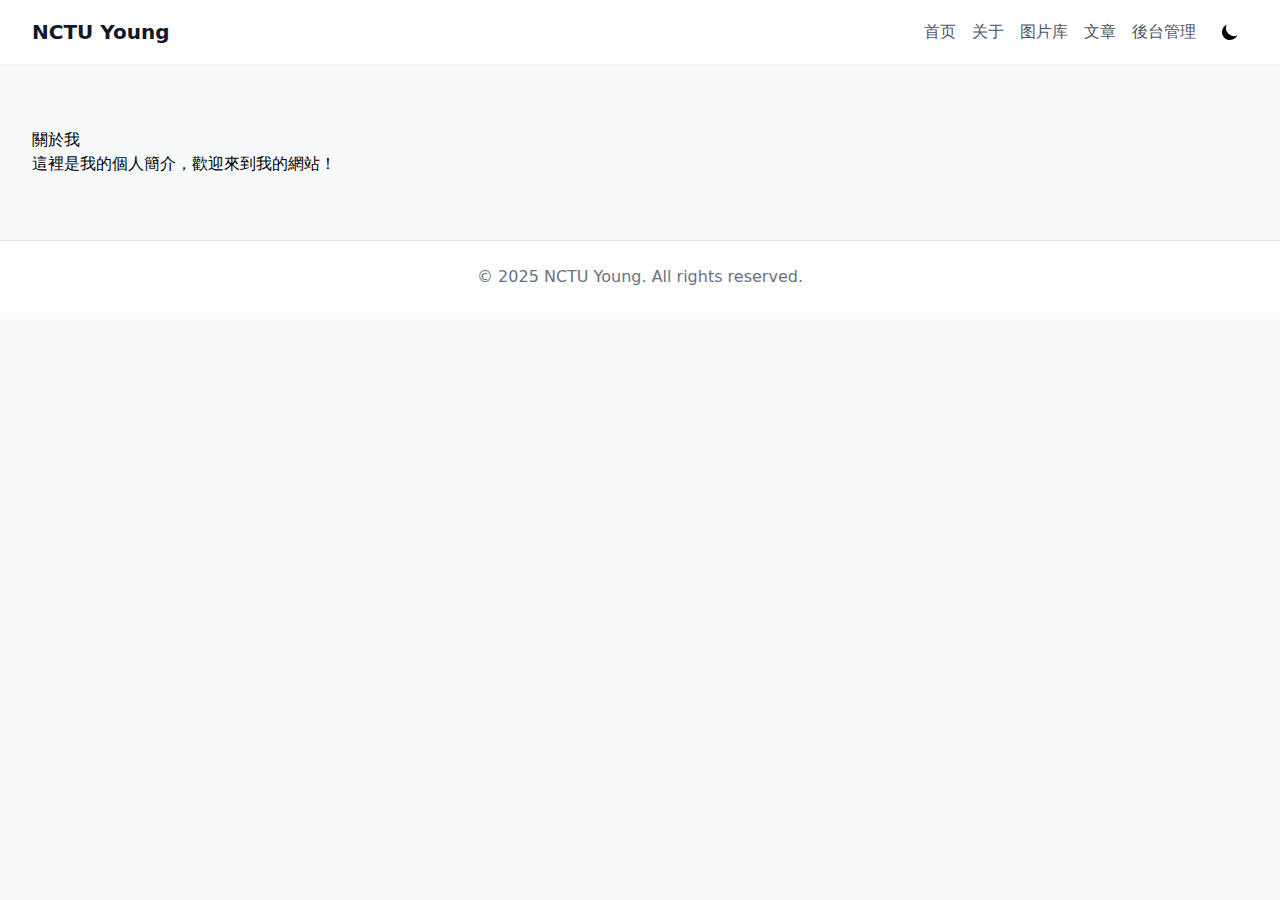
<file: about/index.html>
<!DOCTYPE html><html><head><meta charset="utf-8">
<meta name="viewport" content="width=device-width, initial-scale=1">
<style>/*! tailwindcss v3.4.0 | MIT License | https://tailwindcss.com*/*,:after,:before{border:0 solid #e5e7eb;box-sizing:border-box}:after,:before{--tw-content:""}:host,html{line-height:1.5;-webkit-text-size-adjust:100%;font-family:ui-sans-serif,system-ui,sans-serif,Apple Color Emoji,Segoe UI Emoji,Segoe UI Symbol,Noto Color Emoji;font-feature-settings:normal;font-variation-settings:normal;-moz-tab-size:4;-o-tab-size:4;tab-size:4;-webkit-tap-highlight-color:transparent}body{line-height:inherit;margin:0}hr{border-top-width:1px;color:inherit;height:0}abbr:where([title]){-webkit-text-decoration:underline dotted;text-decoration:underline dotted}h1,h2,h3,h4,h5,h6{font-size:inherit;font-weight:inherit}a{color:inherit;text-decoration:inherit}b,strong{font-weight:bolder}code,kbd,pre,samp{font-family:ui-monospace,SFMono-Regular,Menlo,Monaco,Consolas,Liberation Mono,Courier New,monospace;font-feature-settings:normal;font-size:1em;font-variation-settings:normal}small{font-size:80%}sub,sup{font-size:75%;line-height:0;position:relative;vertical-align:baseline}sub{bottom:-.25em}sup{top:-.5em}table{border-collapse:collapse;border-color:inherit;text-indent:0}button,input,optgroup,select,textarea{color:inherit;font-family:inherit;font-feature-settings:inherit;font-size:100%;font-variation-settings:inherit;font-weight:inherit;line-height:inherit;margin:0;padding:0}button,select{text-transform:none}[type=button],[type=reset],[type=submit],button{-webkit-appearance:button;background-color:transparent;background-image:none}:-moz-focusring{outline:auto}:-moz-ui-invalid{box-shadow:none}progress{vertical-align:baseline}::-webkit-inner-spin-button,::-webkit-outer-spin-button{height:auto}[type=search]{-webkit-appearance:textfield;outline-offset:-2px}::-webkit-search-decoration{-webkit-appearance:none}::-webkit-file-upload-button{-webkit-appearance:button;font:inherit}summary{display:list-item}blockquote,dd,dl,figure,h1,h2,h3,h4,h5,h6,hr,p,pre{margin:0}fieldset{margin:0}fieldset,legend{padding:0}menu,ol,ul{list-style:none;margin:0;padding:0}dialog{padding:0}textarea{resize:vertical}input::-moz-placeholder,textarea::-moz-placeholder{color:#9ca3af;opacity:1}input::placeholder,textarea::placeholder{color:#9ca3af;opacity:1}[role=button],button{cursor:pointer}:disabled{cursor:default}audio,canvas,embed,iframe,img,object,svg,video{display:block;vertical-align:middle}img,video{height:auto;max-width:100%}[hidden]{display:none}*,:after,:before{--tw-border-spacing-x:0;--tw-border-spacing-y:0;--tw-translate-x:0;--tw-translate-y:0;--tw-rotate:0;--tw-skew-x:0;--tw-skew-y:0;--tw-scale-x:1;--tw-scale-y:1;--tw-pan-x: ;--tw-pan-y: ;--tw-pinch-zoom: ;--tw-scroll-snap-strictness:proximity;--tw-gradient-from-position: ;--tw-gradient-via-position: ;--tw-gradient-to-position: ;--tw-ordinal: ;--tw-slashed-zero: ;--tw-numeric-figure: ;--tw-numeric-spacing: ;--tw-numeric-fraction: ;--tw-ring-inset: ;--tw-ring-offset-width:0px;--tw-ring-offset-color:#fff;--tw-ring-color:rgba(59,130,246,.5);--tw-ring-offset-shadow:0 0 #0000;--tw-ring-shadow:0 0 #0000;--tw-shadow:0 0 #0000;--tw-shadow-colored:0 0 #0000;--tw-blur: ;--tw-brightness: ;--tw-contrast: ;--tw-grayscale: ;--tw-hue-rotate: ;--tw-invert: ;--tw-saturate: ;--tw-sepia: ;--tw-drop-shadow: ;--tw-backdrop-blur: ;--tw-backdrop-brightness: ;--tw-backdrop-contrast: ;--tw-backdrop-grayscale: ;--tw-backdrop-hue-rotate: ;--tw-backdrop-invert: ;--tw-backdrop-opacity: ;--tw-backdrop-saturate: ;--tw-backdrop-sepia: }::backdrop{--tw-border-spacing-x:0;--tw-border-spacing-y:0;--tw-translate-x:0;--tw-translate-y:0;--tw-rotate:0;--tw-skew-x:0;--tw-skew-y:0;--tw-scale-x:1;--tw-scale-y:1;--tw-pan-x: ;--tw-pan-y: ;--tw-pinch-zoom: ;--tw-scroll-snap-strictness:proximity;--tw-gradient-from-position: ;--tw-gradient-via-position: ;--tw-gradient-to-position: ;--tw-ordinal: ;--tw-slashed-zero: ;--tw-numeric-figure: ;--tw-numeric-spacing: ;--tw-numeric-fraction: ;--tw-ring-inset: ;--tw-ring-offset-width:0px;--tw-ring-offset-color:#fff;--tw-ring-color:rgba(59,130,246,.5);--tw-ring-offset-shadow:0 0 #0000;--tw-ring-shadow:0 0 #0000;--tw-shadow:0 0 #0000;--tw-shadow-colored:0 0 #0000;--tw-blur: ;--tw-brightness: ;--tw-contrast: ;--tw-grayscale: ;--tw-hue-rotate: ;--tw-invert: ;--tw-saturate: ;--tw-sepia: ;--tw-drop-shadow: ;--tw-backdrop-blur: ;--tw-backdrop-brightness: ;--tw-backdrop-contrast: ;--tw-backdrop-grayscale: ;--tw-backdrop-hue-rotate: ;--tw-backdrop-invert: ;--tw-backdrop-opacity: ;--tw-backdrop-saturate: ;--tw-backdrop-sepia: }.container{width:100%}@media (min-width:640px){.container{max-width:640px}}@media (min-width:768px){.container{max-width:768px}}@media (min-width:1024px){.container{max-width:1024px}}@media (min-width:1280px){.container{max-width:1280px}}@media (min-width:1536px){.container{max-width:1536px}}.sr-only{height:1px;margin:-1px;overflow:hidden;padding:0;position:absolute;width:1px;clip:rect(0,0,0,0);border-width:0;white-space:nowrap}.pointer-events-none{pointer-events:none}.pointer-events-auto{pointer-events:auto}.fixed{position:fixed}.absolute{position:absolute}.relative{position:relative}.inset-0{top:0;right:0;bottom:0;left:0}.inset-y-0{bottom:0;top:0}.bottom-0{bottom:0}.bottom-4{bottom:1rem}.bottom-8{bottom:2rem}.left-0{left:0}.left-1\/2{left:50%}.left-4{left:1rem}.left-8{left:2rem}.left-\[-3\.5rem\]{left:-3.5rem}.left-\[-4\.5rem\]{left:-4.5rem}.right-0{right:0}.right-2{right:.5rem}.right-4{right:1rem}.right-\[-3\.5rem\]{right:-3.5rem}.right-\[-4\.5rem\]{right:-4.5rem}.top-0{top:0}.top-1\/2{top:50%}.top-2{top:.5rem}.top-4{top:1rem}.top-full{top:100%}.z-0{z-index:0}.z-10{z-index:10}.z-20{z-index:20}.z-40{z-index:40}.z-50{z-index:50}.z-\[9999\]{z-index:9999}.mx-auto{margin-left:auto;margin-right:auto}.my-1{margin-bottom:.25rem;margin-top:.25rem}.-ml-1{margin-left:-.25rem}.mb-1{margin-bottom:.25rem}.mb-10{margin-bottom:2.5rem}.mb-2{margin-bottom:.5rem}.mb-3{margin-bottom:.75rem}.mb-4{margin-bottom:1rem}.mb-6{margin-bottom:1.5rem}.mb-8{margin-bottom:2rem}.ml-1{margin-left:.25rem}.ml-3{margin-left:.75rem}.ml-4{margin-left:1rem}.mr-1{margin-right:.25rem}.mr-2{margin-right:.5rem}.mr-3{margin-right:.75rem}.mt-1{margin-top:.25rem}.mt-16{margin-top:4rem}.mt-2{margin-top:.5rem}.mt-3{margin-top:.75rem}.mt-4{margin-top:1rem}.mt-5{margin-top:1.25rem}.mt-8{margin-top:2rem}.block{display:block}.inline-block{display:inline-block}.flex{display:flex}.inline-flex{display:inline-flex}.grid{display:grid}.hidden{display:none}.aspect-square{aspect-ratio:1/1}.h-1{height:.25rem}.h-12{height:3rem}.h-16{height:4rem}.h-2{height:.5rem}.h-2\.5{height:.625rem}.h-20{height:5rem}.h-3{height:.75rem}.h-4{height:1rem}.h-48{height:12rem}.h-5{height:1.25rem}.h-6{height:1.5rem}.h-64{height:16rem}.h-8{height:2rem}.h-full{height:100%}.min-h-screen{min-height:100vh}.w-0{width:0}.w-0\.5{width:.125rem}.w-12{width:3rem}.w-16{width:4rem}.w-2{width:.5rem}.w-2\.5{width:.625rem}.w-20{width:5rem}.w-3{width:.75rem}.w-4{width:1rem}.w-5{width:1.25rem}.w-56{width:14rem}.w-6{width:1.5rem}.w-8{width:2rem}.w-full{width:100%}.w-px{width:1px}.min-w-0{min-width:0}.min-w-\[60px\]{min-width:60px}.max-w-2xl{max-width:42rem}.max-w-32{max-width:8rem}.max-w-4xl{max-width:56rem}.max-w-7xl{max-width:80rem}.max-w-md{max-width:28rem}.max-w-none{max-width:none}.max-w-sm{max-width:24rem}.max-w-xl{max-width:36rem}.flex-1{flex:1 1 0%}.flex-shrink-0{flex-shrink:0}.origin-center{transform-origin:center}.origin-top-right{transform-origin:top right}.-translate-x-1\/2{--tw-translate-x:-50%}.-translate-x-1\/2,.-translate-y-1\/2{transform:translate(var(--tw-translate-x),var(--tw-translate-y)) rotate(var(--tw-rotate)) skew(var(--tw-skew-x)) skewY(var(--tw-skew-y)) scaleX(var(--tw-scale-x)) scaleY(var(--tw-scale-y))}.-translate-y-1\/2{--tw-translate-y:-50%}.translate-y-0{--tw-translate-y:0px}.translate-y-0,.translate-y-2{transform:translate(var(--tw-translate-x),var(--tw-translate-y)) rotate(var(--tw-rotate)) skew(var(--tw-skew-x)) skewY(var(--tw-skew-y)) scaleX(var(--tw-scale-x)) scaleY(var(--tw-scale-y))}.translate-y-2{--tw-translate-y:.5rem}.rotate-180{--tw-rotate:180deg}.rotate-180,.rotate-45{transform:translate(var(--tw-translate-x),var(--tw-translate-y)) rotate(var(--tw-rotate)) skew(var(--tw-skew-x)) skewY(var(--tw-skew-y)) scaleX(var(--tw-scale-x)) scaleY(var(--tw-scale-y))}.rotate-45{--tw-rotate:45deg}.scale-100{--tw-scale-x:1;--tw-scale-y:1}.scale-100,.scale-150{transform:translate(var(--tw-translate-x),var(--tw-translate-y)) rotate(var(--tw-rotate)) skew(var(--tw-skew-x)) skewY(var(--tw-skew-y)) scaleX(var(--tw-scale-x)) scaleY(var(--tw-scale-y))}.scale-150{--tw-scale-x:1.5;--tw-scale-y:1.5}.scale-95{--tw-scale-x:.95;--tw-scale-y:.95}.scale-95,.transform{transform:translate(var(--tw-translate-x),var(--tw-translate-y)) rotate(var(--tw-rotate)) skew(var(--tw-skew-x)) skewY(var(--tw-skew-y)) scaleX(var(--tw-scale-x)) scaleY(var(--tw-scale-y))}@keyframes pulse{50%{opacity:.5}}.animate-pulse{animation:pulse 2s cubic-bezier(.4,0,.6,1) infinite}@keyframes spin{to{transform:rotate(1turn)}}.animate-spin{animation:spin 1s linear infinite}.cursor-default{cursor:default}.cursor-grab{cursor:grab}.cursor-pointer{cursor:pointer}.select-none{-webkit-user-select:none;-moz-user-select:none;user-select:none}.grid-cols-1{grid-template-columns:repeat(1,minmax(0,1fr))}.grid-cols-2{grid-template-columns:repeat(2,minmax(0,1fr))}.grid-cols-3{grid-template-columns:repeat(3,minmax(0,1fr))}.grid-cols-4{grid-template-columns:repeat(4,minmax(0,1fr))}.flex-wrap{flex-wrap:wrap}.items-start{align-items:flex-start}.items-end{align-items:flex-end}.items-center{align-items:center}.justify-end{justify-content:flex-end}.justify-center{justify-content:center}.justify-between{justify-content:space-between}.gap-2{gap:.5rem}.gap-3{gap:.75rem}.gap-4{gap:1rem}.gap-6{gap:1.5rem}.gap-8{gap:2rem}.space-x-1>:not([hidden])~:not([hidden]){--tw-space-x-reverse:0;margin-left:calc(.25rem*(1 - var(--tw-space-x-reverse)));margin-right:calc(.25rem*var(--tw-space-x-reverse))}.space-x-2>:not([hidden])~:not([hidden]){--tw-space-x-reverse:0;margin-left:calc(.5rem*(1 - var(--tw-space-x-reverse)));margin-right:calc(.5rem*var(--tw-space-x-reverse))}.space-x-4>:not([hidden])~:not([hidden]){--tw-space-x-reverse:0;margin-left:calc(1rem*(1 - var(--tw-space-x-reverse)));margin-right:calc(1rem*var(--tw-space-x-reverse))}.space-x-5>:not([hidden])~:not([hidden]){--tw-space-x-reverse:0;margin-left:calc(1.25rem*(1 - var(--tw-space-x-reverse)));margin-right:calc(1.25rem*var(--tw-space-x-reverse))}.space-x-8>:not([hidden])~:not([hidden]){--tw-space-x-reverse:0;margin-left:calc(2rem*(1 - var(--tw-space-x-reverse)));margin-right:calc(2rem*var(--tw-space-x-reverse))}.space-y-16>:not([hidden])~:not([hidden]){--tw-space-y-reverse:0;margin-bottom:calc(4rem*var(--tw-space-y-reverse));margin-top:calc(4rem*(1 - var(--tw-space-y-reverse)))}.space-y-2>:not([hidden])~:not([hidden]){--tw-space-y-reverse:0;margin-bottom:calc(.5rem*var(--tw-space-y-reverse));margin-top:calc(.5rem*(1 - var(--tw-space-y-reverse)))}.space-y-3>:not([hidden])~:not([hidden]){--tw-space-y-reverse:0;margin-bottom:calc(.75rem*var(--tw-space-y-reverse));margin-top:calc(.75rem*(1 - var(--tw-space-y-reverse)))}.space-y-4>:not([hidden])~:not([hidden]){--tw-space-y-reverse:0;margin-bottom:calc(1rem*var(--tw-space-y-reverse));margin-top:calc(1rem*(1 - var(--tw-space-y-reverse)))}.space-y-6>:not([hidden])~:not([hidden]){--tw-space-y-reverse:0;margin-bottom:calc(1.5rem*var(--tw-space-y-reverse));margin-top:calc(1.5rem*(1 - var(--tw-space-y-reverse)))}.space-y-8>:not([hidden])~:not([hidden]){--tw-space-y-reverse:0;margin-bottom:calc(2rem*var(--tw-space-y-reverse));margin-top:calc(2rem*(1 - var(--tw-space-y-reverse)))}.overflow-hidden{overflow:hidden}.overflow-x-auto{overflow-x:auto}.truncate{overflow:hidden;text-overflow:ellipsis}.truncate,.whitespace-nowrap{white-space:nowrap}.rounded{border-radius:.25rem}.rounded-2xl{border-radius:1rem}.rounded-full{border-radius:9999px}.rounded-lg{border-radius:.5rem}.rounded-md{border-radius:.375rem}.rounded-xl{border-radius:.75rem}.border{border-width:1px}.border-2{border-width:2px}.border-b{border-bottom-width:1px}.border-b-2{border-bottom-width:2px}.border-l-2{border-left-width:2px}.border-t{border-top-width:1px}.border-dashed{border-style:dashed}.border-blue-500{--tw-border-opacity:1;border-color:rgb(59 130 246/var(--tw-border-opacity))}.border-gray-100{--tw-border-opacity:1;border-color:rgb(243 244 246/var(--tw-border-opacity))}.border-gray-200{--tw-border-opacity:1;border-color:rgb(229 231 235/var(--tw-border-opacity))}.border-gray-300{--tw-border-opacity:1;border-color:rgb(209 213 219/var(--tw-border-opacity))}.border-gray-400{--tw-border-opacity:1;border-color:rgb(156 163 175/var(--tw-border-opacity))}.border-gray-600{--tw-border-opacity:1;border-color:rgb(75 85 99/var(--tw-border-opacity))}.border-gray-800{--tw-border-opacity:1;border-color:rgb(31 41 55/var(--tw-border-opacity))}.border-stone-200\/30{border-color:#e7e5e44d}.border-stone-200\/40{border-color:#e7e5e466}.border-stone-200\/50{border-color:#e7e5e480}.border-stone-300\/30{border-color:#d6d3d14d}.border-stone-300\/50{border-color:#d6d3d180}.border-transparent{border-color:transparent}.border-white{--tw-border-opacity:1;border-color:rgb(255 255 255/var(--tw-border-opacity))}.border-white\/30{border-color:#ffffff4d}.border-opacity-30{--tw-border-opacity:.3}.bg-black{--tw-bg-opacity:1;background-color:rgb(0 0 0/var(--tw-bg-opacity))}.bg-blue-500{--tw-bg-opacity:1;background-color:rgb(59 130 246/var(--tw-bg-opacity))}.bg-blue-600{--tw-bg-opacity:1;background-color:rgb(37 99 235/var(--tw-bg-opacity))}.bg-current{background-color:currentColor}.bg-gray-100{--tw-bg-opacity:1;background-color:rgb(243 244 246/var(--tw-bg-opacity))}.bg-gray-200{--tw-bg-opacity:1;background-color:rgb(229 231 235/var(--tw-bg-opacity))}.bg-gray-300{--tw-bg-opacity:1;background-color:rgb(209 213 219/var(--tw-bg-opacity))}.bg-gray-400{--tw-bg-opacity:1;background-color:rgb(156 163 175/var(--tw-bg-opacity))}.bg-gray-50{--tw-bg-opacity:1;background-color:rgb(249 250 251/var(--tw-bg-opacity))}.bg-gray-500{--tw-bg-opacity:1;background-color:rgb(107 114 128/var(--tw-bg-opacity))}.bg-gray-800{--tw-bg-opacity:1;background-color:rgb(31 41 55/var(--tw-bg-opacity))}.bg-gray-800\/80{background-color:#1f2937cc}.bg-green-50{--tw-bg-opacity:1;background-color:rgb(240 253 244/var(--tw-bg-opacity))}.bg-green-500{--tw-bg-opacity:1;background-color:rgb(34 197 94/var(--tw-bg-opacity))}.bg-red-100{--tw-bg-opacity:1;background-color:rgb(254 226 226/var(--tw-bg-opacity))}.bg-red-50{--tw-bg-opacity:1;background-color:rgb(254 242 242/var(--tw-bg-opacity))}.bg-red-500{--tw-bg-opacity:1;background-color:rgb(239 68 68/var(--tw-bg-opacity))}.bg-stone-100\/50{background-color:#f5f5f480}.bg-stone-100\/70{background-color:#f5f5f4b3}.bg-stone-200\/60{background-color:#e7e5e499}.bg-white{--tw-bg-opacity:1;background-color:rgb(255 255 255/var(--tw-bg-opacity))}.bg-white\/40{background-color:#fff6}.bg-white\/60{background-color:#fff9}.bg-white\/70{background-color:#ffffffb3}.bg-white\/80{background-color:#fffc}.bg-white\/90{background-color:#ffffffe6}.bg-opacity-50{--tw-bg-opacity:.5}.bg-opacity-70{--tw-bg-opacity:.7}.bg-opacity-80{--tw-bg-opacity:.8}.bg-opacity-90{--tw-bg-opacity:.9}.bg-gradient-to-br{background-image:linear-gradient(to bottom right,var(--tw-gradient-stops))}.bg-gradient-to-r{background-image:linear-gradient(to right,var(--tw-gradient-stops))}.bg-gradient-to-t{background-image:linear-gradient(to top,var(--tw-gradient-stops))}.from-black\/60{--tw-gradient-from:rgba(0,0,0,.6) var(--tw-gradient-from-position);--tw-gradient-to:transparent var(--tw-gradient-to-position);--tw-gradient-stops:var(--tw-gradient-from),var(--tw-gradient-to)}.from-blue-500{--tw-gradient-from:#3b82f6 var(--tw-gradient-from-position);--tw-gradient-to:rgba(59,130,246,0) var(--tw-gradient-to-position);--tw-gradient-stops:var(--tw-gradient-from),var(--tw-gradient-to)}.from-blue-500\/20{--tw-gradient-from:rgba(59,130,246,.2) var(--tw-gradient-from-position);--tw-gradient-to:rgba(59,130,246,0) var(--tw-gradient-to-position);--tw-gradient-stops:var(--tw-gradient-from),var(--tw-gradient-to)}.from-stone-50{--tw-gradient-from:#fafaf9 var(--tw-gradient-from-position);--tw-gradient-to:hsla(60,9%,98%,0) var(--tw-gradient-to-position);--tw-gradient-stops:var(--tw-gradient-from),var(--tw-gradient-to)}.from-stone-50\/80{--tw-gradient-from:hsla(60,9%,98%,.8) var(--tw-gradient-from-position);--tw-gradient-to:hsla(60,9%,98%,0) var(--tw-gradient-to-position);--tw-gradient-stops:var(--tw-gradient-from),var(--tw-gradient-to)}.via-transparent{--tw-gradient-to:transparent var(--tw-gradient-to-position);--tw-gradient-stops:var(--tw-gradient-from),transparent var(--tw-gradient-via-position),var(--tw-gradient-to)}.to-neutral-100{--tw-gradient-to:#f5f5f5 var(--tw-gradient-to-position)}.to-neutral-50\/80{--tw-gradient-to:hsla(0,0%,98%,.8) var(--tw-gradient-to-position)}.to-purple-600{--tw-gradient-to:#9333ea var(--tw-gradient-to-position)}.to-purple-600\/20{--tw-gradient-to:rgba(147,51,234,.2) var(--tw-gradient-to-position)}.to-transparent{--tw-gradient-to:transparent var(--tw-gradient-to-position)}.object-cover{-o-object-fit:cover;object-fit:cover}.p-1{padding:.25rem}.p-2{padding:.5rem}.p-2\.5{padding:.625rem}.p-3{padding:.75rem}.p-4{padding:1rem}.p-6{padding:1.5rem}.p-8{padding:2rem}.px-2{padding-left:.5rem;padding-right:.5rem}.px-3{padding-left:.75rem;padding-right:.75rem}.px-4{padding-left:1rem;padding-right:1rem}.px-5{padding-left:1.25rem;padding-right:1.25rem}.px-6{padding-left:1.5rem;padding-right:1.5rem}.px-8{padding-left:2rem;padding-right:2rem}.py-1{padding-bottom:.25rem;padding-top:.25rem}.py-10{padding-bottom:2.5rem;padding-top:2.5rem}.py-12{padding-bottom:3rem;padding-top:3rem}.py-16{padding-bottom:4rem;padding-top:4rem}.py-2{padding-bottom:.5rem;padding-top:.5rem}.py-2\.5{padding-bottom:.625rem;padding-top:.625rem}.py-3{padding-bottom:.75rem;padding-top:.75rem}.py-4{padding-bottom:1rem;padding-top:1rem}.py-6{padding-bottom:1.5rem;padding-top:1.5rem}.py-8{padding-bottom:2rem;padding-top:2rem}.pb-2{padding-bottom:.5rem}.pb-6{padding-bottom:1.5rem}.pl-10{padding-left:2.5rem}.pl-3{padding-left:.75rem}.pl-6{padding-left:1.5rem}.pr-10{padding-right:2.5rem}.pr-3{padding-right:.75rem}.pt-4{padding-top:1rem}.text-left{text-align:left}.text-center{text-align:center}.text-right{text-align:right}.text-2xl{font-size:1.5rem;line-height:2rem}.text-3xl{font-size:1.875rem;line-height:2.25rem}.text-4xl{font-size:2.25rem;line-height:2.5rem}.text-6xl{font-size:3.75rem;line-height:1}.text-lg{font-size:1.125rem;line-height:1.75rem}.text-sm{font-size:.875rem;line-height:1.25rem}.text-xl{font-size:1.25rem;line-height:1.75rem}.text-xs{font-size:.75rem;line-height:1rem}.font-bold{font-weight:700}.font-extrabold{font-weight:800}.font-extralight{font-weight:200}.font-light{font-weight:300}.font-medium{font-weight:500}.font-semibold{font-weight:600}.uppercase{text-transform:uppercase}.italic{font-style:italic}.leading-relaxed{line-height:1.625}.tracking-wide{letter-spacing:.025em}.tracking-wider{letter-spacing:.05em}.text-amber-600{--tw-text-opacity:1;color:rgb(217 119 6/var(--tw-text-opacity))}.text-blue-600{--tw-text-opacity:1;color:rgb(37 99 235/var(--tw-text-opacity))}.text-emerald-600{--tw-text-opacity:1;color:rgb(5 150 105/var(--tw-text-opacity))}.text-gray-300{--tw-text-opacity:1;color:rgb(209 213 219/var(--tw-text-opacity))}.text-gray-400{--tw-text-opacity:1;color:rgb(156 163 175/var(--tw-text-opacity))}.text-gray-500{--tw-text-opacity:1;color:rgb(107 114 128/var(--tw-text-opacity))}.text-gray-600{--tw-text-opacity:1;color:rgb(75 85 99/var(--tw-text-opacity))}.text-gray-700{--tw-text-opacity:1;color:rgb(55 65 81/var(--tw-text-opacity))}.text-gray-800{--tw-text-opacity:1;color:rgb(31 41 55/var(--tw-text-opacity))}.text-gray-900{--tw-text-opacity:1;color:rgb(17 24 39/var(--tw-text-opacity))}.text-green-500{--tw-text-opacity:1;color:rgb(34 197 94/var(--tw-text-opacity))}.text-green-600{--tw-text-opacity:1;color:rgb(22 163 74/var(--tw-text-opacity))}.text-green-800{--tw-text-opacity:1;color:rgb(22 101 52/var(--tw-text-opacity))}.text-indigo-500{--tw-text-opacity:1;color:rgb(99 102 241/var(--tw-text-opacity))}.text-indigo-600{--tw-text-opacity:1;color:rgb(79 70 229/var(--tw-text-opacity))}.text-orange-600{--tw-text-opacity:1;color:rgb(234 88 12/var(--tw-text-opacity))}.text-purple-600{--tw-text-opacity:1;color:rgb(147 51 234/var(--tw-text-opacity))}.text-red-400{--tw-text-opacity:1;color:rgb(248 113 113/var(--tw-text-opacity))}.text-red-600{--tw-text-opacity:1;color:rgb(220 38 38/var(--tw-text-opacity))}.text-red-700{--tw-text-opacity:1;color:rgb(185 28 28/var(--tw-text-opacity))}.text-red-800{--tw-text-opacity:1;color:rgb(153 27 27/var(--tw-text-opacity))}.text-rose-500{--tw-text-opacity:1;color:rgb(244 63 94/var(--tw-text-opacity))}.text-stone-300{--tw-text-opacity:1;color:rgb(214 211 209/var(--tw-text-opacity))}.text-stone-400{--tw-text-opacity:1;color:rgb(168 162 158/var(--tw-text-opacity))}.text-stone-500{--tw-text-opacity:1;color:rgb(120 113 108/var(--tw-text-opacity))}.text-stone-600{--tw-text-opacity:1;color:rgb(87 83 78/var(--tw-text-opacity))}.text-stone-700{--tw-text-opacity:1;color:rgb(68 64 60/var(--tw-text-opacity))}.text-stone-800{--tw-text-opacity:1;color:rgb(41 37 36/var(--tw-text-opacity))}.text-white{--tw-text-opacity:1;color:rgb(255 255 255/var(--tw-text-opacity))}.opacity-0{opacity:0}.opacity-10{opacity:.1}.opacity-100{opacity:1}.opacity-25{opacity:.25}.opacity-30{opacity:.3}.opacity-60{opacity:.6}.opacity-70{opacity:.7}.opacity-75{opacity:.75}.opacity-80{opacity:.8}.shadow{--tw-shadow:0 1px 3px 0 rgba(0,0,0,.1),0 1px 2px -1px rgba(0,0,0,.1);--tw-shadow-colored:0 1px 3px 0 var(--tw-shadow-color),0 1px 2px -1px var(--tw-shadow-color)}.shadow,.shadow-2xl{box-shadow:var(--tw-ring-offset-shadow,0 0 #0000),var(--tw-ring-shadow,0 0 #0000),var(--tw-shadow)}.shadow-2xl{--tw-shadow:0 25px 50px -12px rgba(0,0,0,.25);--tw-shadow-colored:0 25px 50px -12px var(--tw-shadow-color)}.shadow-lg{--tw-shadow:0 10px 15px -3px rgba(0,0,0,.1),0 4px 6px -4px rgba(0,0,0,.1);--tw-shadow-colored:0 10px 15px -3px var(--tw-shadow-color),0 4px 6px -4px var(--tw-shadow-color)}.shadow-lg,.shadow-md{box-shadow:var(--tw-ring-offset-shadow,0 0 #0000),var(--tw-ring-shadow,0 0 #0000),var(--tw-shadow)}.shadow-md{--tw-shadow:0 4px 6px -1px rgba(0,0,0,.1),0 2px 4px -2px rgba(0,0,0,.1);--tw-shadow-colored:0 4px 6px -1px var(--tw-shadow-color),0 2px 4px -2px var(--tw-shadow-color)}.shadow-sm{--tw-shadow:0 1px 2px 0 rgba(0,0,0,.05);--tw-shadow-colored:0 1px 2px 0 var(--tw-shadow-color);box-shadow:var(--tw-ring-offset-shadow,0 0 #0000),var(--tw-ring-shadow,0 0 #0000),var(--tw-shadow)}.shadow-blue-500\/60{--tw-shadow-color:rgba(59,130,246,.6);--tw-shadow:var(--tw-shadow-colored)}.ring-1{--tw-ring-offset-shadow:var(--tw-ring-inset) 0 0 0 var(--tw-ring-offset-width) var(--tw-ring-offset-color);--tw-ring-shadow:var(--tw-ring-inset) 0 0 0 calc(1px + var(--tw-ring-offset-width)) var(--tw-ring-color);box-shadow:var(--tw-ring-offset-shadow),var(--tw-ring-shadow),var(--tw-shadow,0 0 #0000)}.ring-black{--tw-ring-opacity:1;--tw-ring-color:rgb(0 0 0/var(--tw-ring-opacity))}.ring-opacity-5{--tw-ring-opacity:.05}.blur{--tw-blur:blur(8px)}.blur,.filter{filter:var(--tw-blur) var(--tw-brightness) var(--tw-contrast) var(--tw-grayscale) var(--tw-hue-rotate) var(--tw-invert) var(--tw-saturate) var(--tw-sepia) var(--tw-drop-shadow)}.backdrop-blur-sm{--tw-backdrop-blur:blur(4px)}.backdrop-blur-sm,.backdrop-filter{-webkit-backdrop-filter:var(--tw-backdrop-blur) var(--tw-backdrop-brightness) var(--tw-backdrop-contrast) var(--tw-backdrop-grayscale) var(--tw-backdrop-hue-rotate) var(--tw-backdrop-invert) var(--tw-backdrop-opacity) var(--tw-backdrop-saturate) var(--tw-backdrop-sepia);backdrop-filter:var(--tw-backdrop-blur) var(--tw-backdrop-brightness) var(--tw-backdrop-contrast) var(--tw-backdrop-grayscale) var(--tw-backdrop-hue-rotate) var(--tw-backdrop-invert) var(--tw-backdrop-opacity) var(--tw-backdrop-saturate) var(--tw-backdrop-sepia)}.transition{transition-duration:.15s;transition-property:color,background-color,border-color,text-decoration-color,fill,stroke,opacity,box-shadow,transform,filter,-webkit-backdrop-filter;transition-property:color,background-color,border-color,text-decoration-color,fill,stroke,opacity,box-shadow,transform,filter,backdrop-filter;transition-property:color,background-color,border-color,text-decoration-color,fill,stroke,opacity,box-shadow,transform,filter,backdrop-filter,-webkit-backdrop-filter;transition-timing-function:cubic-bezier(.4,0,.2,1)}.transition-all{transition-duration:.15s;transition-property:all;transition-timing-function:cubic-bezier(.4,0,.2,1)}.transition-colors{transition-duration:.15s;transition-property:color,background-color,border-color,text-decoration-color,fill,stroke;transition-timing-function:cubic-bezier(.4,0,.2,1)}.transition-opacity{transition-duration:.15s;transition-property:opacity;transition-timing-function:cubic-bezier(.4,0,.2,1)}.transition-transform{transition-duration:.15s;transition-property:transform;transition-timing-function:cubic-bezier(.4,0,.2,1)}.duration-100{transition-duration:.1s}.duration-200{transition-duration:.2s}.duration-300{transition-duration:.3s}.duration-500{transition-duration:.5s}.duration-75{transition-duration:75ms}.ease-in{transition-timing-function:cubic-bezier(.4,0,1,1)}.ease-in-out{transition-timing-function:cubic-bezier(.4,0,.2,1)}.ease-linear{transition-timing-function:linear}.ease-out{transition-timing-function:cubic-bezier(0,0,.2,1)}.hover\:scale-105:hover{--tw-scale-x:1.05;--tw-scale-y:1.05}.hover\:scale-105:hover,.hover\:scale-110:hover{transform:translate(var(--tw-translate-x),var(--tw-translate-y)) rotate(var(--tw-rotate)) skew(var(--tw-skew-x)) skewY(var(--tw-skew-y)) scaleX(var(--tw-scale-x)) scaleY(var(--tw-scale-y))}.hover\:scale-110:hover{--tw-scale-x:1.1;--tw-scale-y:1.1}.hover\:scale-\[1\.02\]:hover{--tw-scale-x:1.02;--tw-scale-y:1.02}.hover\:scale-\[1\.02\]:hover,.hover\:transform:hover{transform:translate(var(--tw-translate-x),var(--tw-translate-y)) rotate(var(--tw-rotate)) skew(var(--tw-skew-x)) skewY(var(--tw-skew-y)) scaleX(var(--tw-scale-x)) scaleY(var(--tw-scale-y))}.hover\:border-gray-400:hover{--tw-border-opacity:1;border-color:rgb(156 163 175/var(--tw-border-opacity))}.hover\:border-white:hover{--tw-border-opacity:1;border-color:rgb(255 255 255/var(--tw-border-opacity))}.hover\:border-opacity-60:hover{--tw-border-opacity:.6}.hover\:bg-blue-700:hover{--tw-bg-opacity:1;background-color:rgb(29 78 216/var(--tw-bg-opacity))}.hover\:bg-gray-100:hover{--tw-bg-opacity:1;background-color:rgb(243 244 246/var(--tw-bg-opacity))}.hover\:bg-gray-200:hover{--tw-bg-opacity:1;background-color:rgb(229 231 235/var(--tw-bg-opacity))}.hover\:bg-gray-300:hover{--tw-bg-opacity:1;background-color:rgb(209 213 219/var(--tw-bg-opacity))}.hover\:bg-gray-50:hover{--tw-bg-opacity:1;background-color:rgb(249 250 251/var(--tw-bg-opacity))}.hover\:bg-green-600:hover{--tw-bg-opacity:1;background-color:rgb(22 163 74/var(--tw-bg-opacity))}.hover\:bg-red-200:hover{--tw-bg-opacity:1;background-color:rgb(254 202 202/var(--tw-bg-opacity))}.hover\:bg-red-600:hover{--tw-bg-opacity:1;background-color:rgb(220 38 38/var(--tw-bg-opacity))}.hover\:bg-white:hover{--tw-bg-opacity:1;background-color:rgb(255 255 255/var(--tw-bg-opacity))}.hover\:bg-white\/50:hover{background-color:#ffffff80}.hover\:bg-white\/80:hover{background-color:#fffc}.hover\:bg-opacity-20:hover{--tw-bg-opacity:.2}.hover\:bg-opacity-70:hover{--tw-bg-opacity:.7}.hover\:text-blue-500:hover{--tw-text-opacity:1;color:rgb(59 130 246/var(--tw-text-opacity))}.hover\:text-gray-500:hover{--tw-text-opacity:1;color:rgb(107 114 128/var(--tw-text-opacity))}.hover\:text-gray-600:hover{--tw-text-opacity:1;color:rgb(75 85 99/var(--tw-text-opacity))}.hover\:text-gray-700:hover{--tw-text-opacity:1;color:rgb(55 65 81/var(--tw-text-opacity))}.hover\:text-gray-800:hover{--tw-text-opacity:1;color:rgb(31 41 55/var(--tw-text-opacity))}.hover\:text-gray-900:hover{--tw-text-opacity:1;color:rgb(17 24 39/var(--tw-text-opacity))}.hover\:text-indigo-500:hover{--tw-text-opacity:1;color:rgb(99 102 241/var(--tw-text-opacity))}.hover\:text-stone-600:hover{--tw-text-opacity:1;color:rgb(87 83 78/var(--tw-text-opacity))}.hover\:shadow-lg:hover{--tw-shadow:0 10px 15px -3px rgba(0,0,0,.1),0 4px 6px -4px rgba(0,0,0,.1);--tw-shadow-colored:0 10px 15px -3px var(--tw-shadow-color),0 4px 6px -4px var(--tw-shadow-color)}.hover\:shadow-lg:hover,.hover\:shadow-md:hover{box-shadow:var(--tw-ring-offset-shadow,0 0 #0000),var(--tw-ring-shadow,0 0 #0000),var(--tw-shadow)}.hover\:shadow-md:hover{--tw-shadow:0 4px 6px -1px rgba(0,0,0,.1),0 2px 4px -2px rgba(0,0,0,.1);--tw-shadow-colored:0 4px 6px -1px var(--tw-shadow-color),0 2px 4px -2px var(--tw-shadow-color)}.hover\:shadow-sm:hover{--tw-shadow:0 1px 2px 0 rgba(0,0,0,.05);--tw-shadow-colored:0 1px 2px 0 var(--tw-shadow-color);box-shadow:var(--tw-ring-offset-shadow,0 0 #0000),var(--tw-ring-shadow,0 0 #0000),var(--tw-shadow)}.focus\:border-blue-500:focus{--tw-border-opacity:1;border-color:rgb(59 130 246/var(--tw-border-opacity))}.focus\:border-transparent:focus{border-color:transparent}.focus\:outline-none:focus{outline:2px solid transparent;outline-offset:2px}.focus\:ring-1:focus{--tw-ring-offset-shadow:var(--tw-ring-inset) 0 0 0 var(--tw-ring-offset-width) var(--tw-ring-offset-color);--tw-ring-shadow:var(--tw-ring-inset) 0 0 0 calc(1px + var(--tw-ring-offset-width)) var(--tw-ring-color)}.focus\:ring-1:focus,.focus\:ring-2:focus{box-shadow:var(--tw-ring-offset-shadow),var(--tw-ring-shadow),var(--tw-shadow,0 0 #0000)}.focus\:ring-2:focus{--tw-ring-offset-shadow:var(--tw-ring-inset) 0 0 0 var(--tw-ring-offset-width) var(--tw-ring-offset-color);--tw-ring-shadow:var(--tw-ring-inset) 0 0 0 calc(2px + var(--tw-ring-offset-width)) var(--tw-ring-color)}.focus\:ring-blue-500:focus{--tw-ring-opacity:1;--tw-ring-color:rgb(59 130 246/var(--tw-ring-opacity))}.focus\:ring-gray-500:focus{--tw-ring-opacity:1;--tw-ring-color:rgb(107 114 128/var(--tw-ring-opacity))}.focus\:ring-indigo-500:focus{--tw-ring-opacity:1;--tw-ring-color:rgb(99 102 241/var(--tw-ring-opacity))}.focus\:ring-offset-2:focus{--tw-ring-offset-width:2px}.active\:cursor-grabbing:active{cursor:grabbing}.disabled\:cursor-not-allowed:disabled{cursor:not-allowed}.disabled\:opacity-50:disabled{opacity:.5}.group:hover .group-hover\:translate-y-0{--tw-translate-y:0px}.group:hover .group-hover\:scale-105,.group:hover .group-hover\:translate-y-0{transform:translate(var(--tw-translate-x),var(--tw-translate-y)) rotate(var(--tw-rotate)) skew(var(--tw-skew-x)) skewY(var(--tw-skew-y)) scaleX(var(--tw-scale-x)) scaleY(var(--tw-scale-y))}.group:hover .group-hover\:scale-105{--tw-scale-x:1.05;--tw-scale-y:1.05}.group:hover .group-hover\:opacity-100{opacity:1}.group:hover .group-hover\:opacity-20{opacity:.2}@media (min-width:640px){.sm\:translate-x-0{--tw-translate-x:0px}.sm\:translate-x-0,.sm\:translate-x-2{transform:translate(var(--tw-translate-x),var(--tw-translate-y)) rotate(var(--tw-rotate)) skew(var(--tw-skew-x)) skewY(var(--tw-skew-y)) scaleX(var(--tw-scale-x)) scaleY(var(--tw-scale-y))}.sm\:translate-x-2{--tw-translate-x:.5rem}.sm\:translate-y-0{--tw-translate-y:0px;transform:translate(var(--tw-translate-x),var(--tw-translate-y)) rotate(var(--tw-rotate)) skew(var(--tw-skew-x)) skewY(var(--tw-skew-y)) scaleX(var(--tw-scale-x)) scaleY(var(--tw-scale-y))}.sm\:grid-cols-2{grid-template-columns:repeat(2,minmax(0,1fr))}.sm\:px-6{padding-left:1.5rem;padding-right:1.5rem}.sm\:py-24{padding-bottom:6rem;padding-top:6rem}.sm\:text-5xl{font-size:3rem;line-height:1}.sm\:tracking-tight{letter-spacing:-.025em}}@media (min-width:768px){.md\:mb-0{margin-bottom:0}.md\:ml-16{margin-left:4rem}.md\:mr-16{margin-right:4rem}.md\:block{display:block}.md\:flex{display:flex}.md\:hidden{display:none}.md\:w-40{width:10rem}.md\:max-w-2xl{max-width:42rem}.md\:-rotate-90{--tw-rotate:-90deg;transform:translate(var(--tw-translate-x),var(--tw-translate-y)) rotate(var(--tw-rotate)) skew(var(--tw-skew-x)) skewY(var(--tw-skew-y)) scaleX(var(--tw-scale-x)) scaleY(var(--tw-scale-y))}.md\:grid-cols-2{grid-template-columns:repeat(2,minmax(0,1fr))}.md\:grid-cols-3{grid-template-columns:repeat(3,minmax(0,1fr))}.md\:grid-cols-4{grid-template-columns:repeat(4,minmax(0,1fr))}.md\:flex-row{flex-direction:row}.md\:flex-row-reverse{flex-direction:row-reverse}.md\:text-left{text-align:left}.md\:text-right{text-align:right}}@media (min-width:1024px){.lg\:grid-cols-3{grid-template-columns:repeat(3,minmax(0,1fr))}.lg\:grid-cols-4{grid-template-columns:repeat(4,minmax(0,1fr))}.lg\:px-8{padding-left:2rem;padding-right:2rem}.lg\:text-6xl{font-size:3.75rem;line-height:1}}@media (min-width:1280px){.xl\:grid-cols-6{grid-template-columns:repeat(6,minmax(0,1fr))}}@media (prefers-color-scheme:dark){.dark\:bg-gray-800{--tw-bg-opacity:1;background-color:rgb(31 41 55/var(--tw-bg-opacity))}.dark\:text-gray-400{--tw-text-opacity:1;color:rgb(156 163 175/var(--tw-text-opacity))}.dark\:text-white{--tw-text-opacity:1;color:rgb(255 255 255/var(--tw-text-opacity))}.dark\:hover\:text-gray-300:hover{--tw-text-opacity:1;color:rgb(209 213 219/var(--tw-text-opacity))}}</style>
<link rel="preload" as="fetch" crossorigin="anonymous" href="/about/_payload.json?336d9f12-536c-419a-8ff7-3d10dff5111c">
<link rel="modulepreload" as="script" crossorigin href="/_nuxt/Crl1EE0P.js">
<link rel="modulepreload" as="script" crossorigin href="/_nuxt/BKsKi1xl.js">
<link rel="modulepreload" as="script" crossorigin href="/_nuxt/CkvdphvZ.js">
<link rel="modulepreload" as="script" crossorigin href="/_nuxt/CfIbClCo.js">
<link rel="modulepreload" as="script" crossorigin href="/_nuxt/cGwKTRl3.js">
<link rel="modulepreload" as="script" crossorigin href="/_nuxt/DlAUqK2U.js">
<link rel="preload" as="fetch" fetchpriority="low" crossorigin="anonymous" href="/_nuxt/builds/meta/336d9f12-536c-419a-8ff7-3d10dff5111c.json">
<link rel="prefetch" as="script" crossorigin href="/_nuxt/CF3SaziM.js">
<link rel="prefetch" as="script" crossorigin href="/_nuxt/cSWf-aUu.js">
<link rel="prefetch" as="script" crossorigin href="/_nuxt/CLu5neoZ.js">
<script type="module" src="/_nuxt/Crl1EE0P.js" crossorigin></script></head><body><div id="__nuxt"><div class="min-h-screen bg-gray-50"><nav class="bg-white shadow-sm"><div class="max-w-7xl mx-auto px-4 sm:px-6 lg:px-8"><div class="flex justify-between h-16"><div class="flex"><a href="/" class="flex items-center"><span class="text-xl font-bold text-gray-900">NCTU Young</span></a></div><div class="hidden md:flex items-center space-x-4"><a href="/" class="text-gray-600 hover:text-gray-900 transition-colors">首页</a><a aria-current="page" href="/about" class="router-link-active router-link-exact-active text-gray-600 hover:text-gray-900 transition-colors">关于</a><a href="/gallery" class="text-gray-600 hover:text-gray-900 transition-colors">图片库</a><a href="/article" class="text-gray-600 hover:text-gray-900 transition-colors">文章</a><a href="/admin" class="text-gray-600 hover:text-gray-900 transition-colors">後台管理</a><button class="p-2 rounded-lg hover:bg-gray-100 transition-colors" title="切換到深色模式"><svg class="w-5 h-5" fill="currentColor" viewBox="0 0 20 20"><path d="M17.293 13.293A8 8 0 016.707 2.707a8.001 8.001 0 1010.586 10.586z"></path></svg></button></div><div class="md:hidden"><div data-headlessui-state class="relative"><button id="headlessui-menu-button-v-0-0" type="button" aria-haspopup="menu" aria-expanded="false" data-headlessui-state class="p-2 rounded-lg hover:bg-gray-100 transition-colors"><svg class="w-6 h-6" fill="none" stroke="currentColor" viewBox="0 0 24 24"><path stroke-linecap="round" stroke-linejoin="round" stroke-width="2" d="M4 6h16M4 12h16M4 18h16"></path></svg></button><!----></div></div></div></div></nav><main class="max-w-7xl mx-auto py-6 sm:px-6 lg:px-8"><!--[--><div class="prose mx-auto py-10"><h1>關於我</h1><p> 這裡是我的個人簡介，歡迎來到我的網站！ </p></div><!----><!--]--></main><footer class="bg-white border-t"><div class="max-w-7xl mx-auto py-6 px-4 sm:px-6 lg:px-8"><p class="text-center text-gray-500">© 2025 NCTU Young. All rights reserved.</p></div></footer><!----></div></div><div id="teleports"></div><script type="application/json" data-nuxt-data="nuxt-app" data-ssr="true" id="__NUXT_DATA__" data-src="/about/_payload.json?336d9f12-536c-419a-8ff7-3d10dff5111c">[{"state":1,"once":3,"_errors":4,"serverRendered":6,"path":7,"pinia":8,"prerenderedAt":9},["Reactive",2],{},["Set"],["ShallowReactive",5],{},true,"/about",{},1749912722900]</script>
<script>window.__NUXT__={};window.__NUXT__.config={public:{},app:{baseURL:"/",buildId:"336d9f12-536c-419a-8ff7-3d10dff5111c",buildAssetsDir:"/_nuxt/",cdnURL:""}}</script></body></html>
</file>
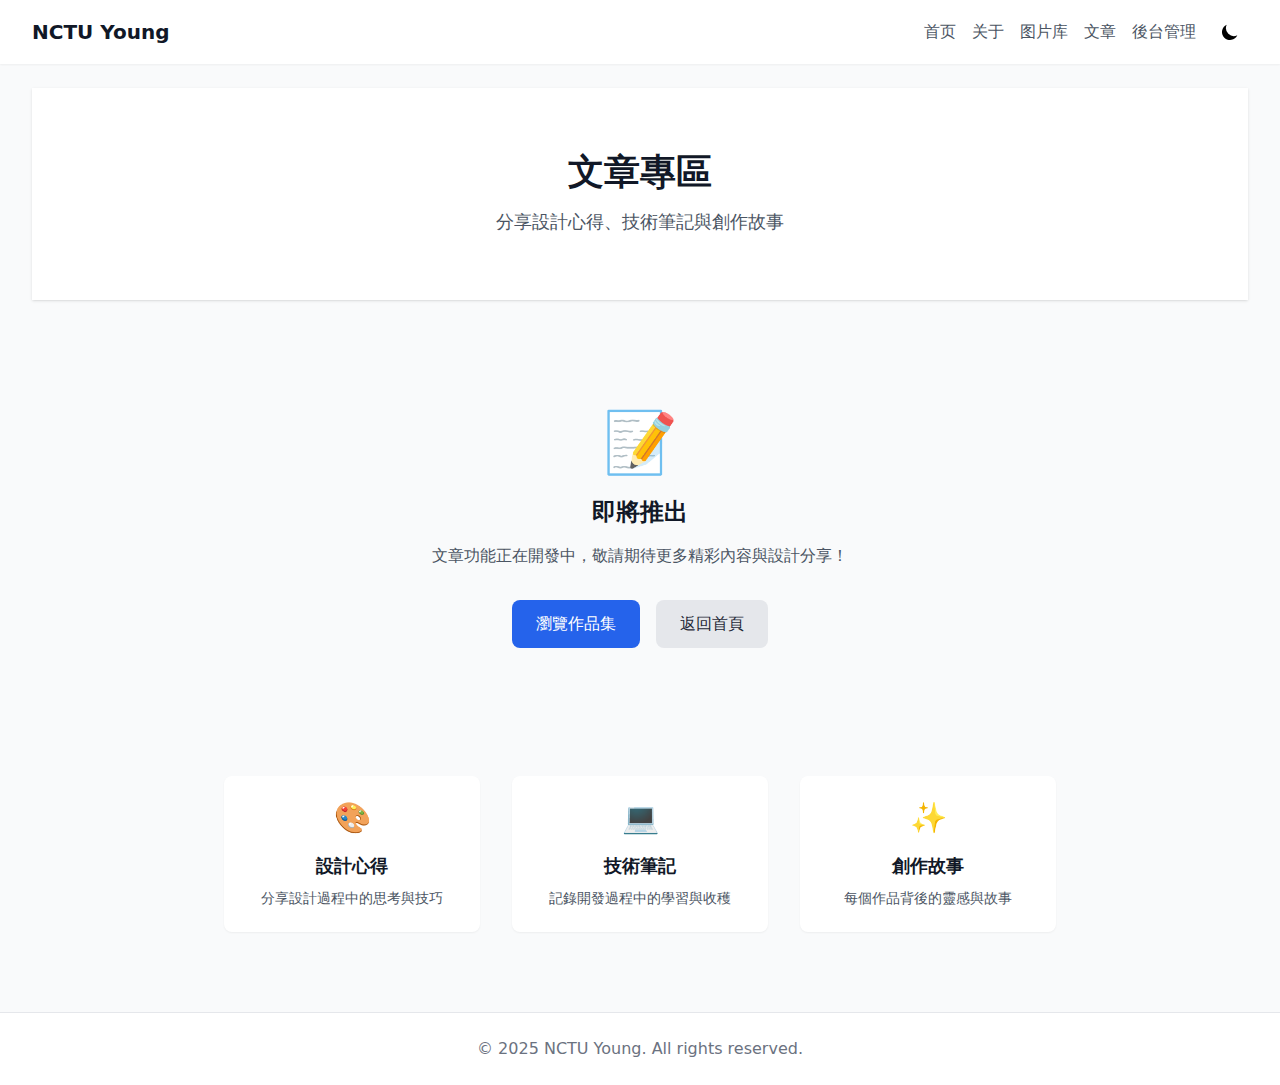
<file: article/index.html>
<!DOCTYPE html><html><head><meta charset="utf-8">
<meta name="viewport" content="width=device-width, initial-scale=1">
<title>文章專區</title>
<style>/*! tailwindcss v3.4.0 | MIT License | https://tailwindcss.com*/*,:after,:before{border:0 solid #e5e7eb;box-sizing:border-box}:after,:before{--tw-content:""}:host,html{line-height:1.5;-webkit-text-size-adjust:100%;font-family:ui-sans-serif,system-ui,sans-serif,Apple Color Emoji,Segoe UI Emoji,Segoe UI Symbol,Noto Color Emoji;font-feature-settings:normal;font-variation-settings:normal;-moz-tab-size:4;-o-tab-size:4;tab-size:4;-webkit-tap-highlight-color:transparent}body{line-height:inherit;margin:0}hr{border-top-width:1px;color:inherit;height:0}abbr:where([title]){-webkit-text-decoration:underline dotted;text-decoration:underline dotted}h1,h2,h3,h4,h5,h6{font-size:inherit;font-weight:inherit}a{color:inherit;text-decoration:inherit}b,strong{font-weight:bolder}code,kbd,pre,samp{font-family:ui-monospace,SFMono-Regular,Menlo,Monaco,Consolas,Liberation Mono,Courier New,monospace;font-feature-settings:normal;font-size:1em;font-variation-settings:normal}small{font-size:80%}sub,sup{font-size:75%;line-height:0;position:relative;vertical-align:baseline}sub{bottom:-.25em}sup{top:-.5em}table{border-collapse:collapse;border-color:inherit;text-indent:0}button,input,optgroup,select,textarea{color:inherit;font-family:inherit;font-feature-settings:inherit;font-size:100%;font-variation-settings:inherit;font-weight:inherit;line-height:inherit;margin:0;padding:0}button,select{text-transform:none}[type=button],[type=reset],[type=submit],button{-webkit-appearance:button;background-color:transparent;background-image:none}:-moz-focusring{outline:auto}:-moz-ui-invalid{box-shadow:none}progress{vertical-align:baseline}::-webkit-inner-spin-button,::-webkit-outer-spin-button{height:auto}[type=search]{-webkit-appearance:textfield;outline-offset:-2px}::-webkit-search-decoration{-webkit-appearance:none}::-webkit-file-upload-button{-webkit-appearance:button;font:inherit}summary{display:list-item}blockquote,dd,dl,figure,h1,h2,h3,h4,h5,h6,hr,p,pre{margin:0}fieldset{margin:0}fieldset,legend{padding:0}menu,ol,ul{list-style:none;margin:0;padding:0}dialog{padding:0}textarea{resize:vertical}input::-moz-placeholder,textarea::-moz-placeholder{color:#9ca3af;opacity:1}input::placeholder,textarea::placeholder{color:#9ca3af;opacity:1}[role=button],button{cursor:pointer}:disabled{cursor:default}audio,canvas,embed,iframe,img,object,svg,video{display:block;vertical-align:middle}img,video{height:auto;max-width:100%}[hidden]{display:none}*,:after,:before{--tw-border-spacing-x:0;--tw-border-spacing-y:0;--tw-translate-x:0;--tw-translate-y:0;--tw-rotate:0;--tw-skew-x:0;--tw-skew-y:0;--tw-scale-x:1;--tw-scale-y:1;--tw-pan-x: ;--tw-pan-y: ;--tw-pinch-zoom: ;--tw-scroll-snap-strictness:proximity;--tw-gradient-from-position: ;--tw-gradient-via-position: ;--tw-gradient-to-position: ;--tw-ordinal: ;--tw-slashed-zero: ;--tw-numeric-figure: ;--tw-numeric-spacing: ;--tw-numeric-fraction: ;--tw-ring-inset: ;--tw-ring-offset-width:0px;--tw-ring-offset-color:#fff;--tw-ring-color:rgba(59,130,246,.5);--tw-ring-offset-shadow:0 0 #0000;--tw-ring-shadow:0 0 #0000;--tw-shadow:0 0 #0000;--tw-shadow-colored:0 0 #0000;--tw-blur: ;--tw-brightness: ;--tw-contrast: ;--tw-grayscale: ;--tw-hue-rotate: ;--tw-invert: ;--tw-saturate: ;--tw-sepia: ;--tw-drop-shadow: ;--tw-backdrop-blur: ;--tw-backdrop-brightness: ;--tw-backdrop-contrast: ;--tw-backdrop-grayscale: ;--tw-backdrop-hue-rotate: ;--tw-backdrop-invert: ;--tw-backdrop-opacity: ;--tw-backdrop-saturate: ;--tw-backdrop-sepia: }::backdrop{--tw-border-spacing-x:0;--tw-border-spacing-y:0;--tw-translate-x:0;--tw-translate-y:0;--tw-rotate:0;--tw-skew-x:0;--tw-skew-y:0;--tw-scale-x:1;--tw-scale-y:1;--tw-pan-x: ;--tw-pan-y: ;--tw-pinch-zoom: ;--tw-scroll-snap-strictness:proximity;--tw-gradient-from-position: ;--tw-gradient-via-position: ;--tw-gradient-to-position: ;--tw-ordinal: ;--tw-slashed-zero: ;--tw-numeric-figure: ;--tw-numeric-spacing: ;--tw-numeric-fraction: ;--tw-ring-inset: ;--tw-ring-offset-width:0px;--tw-ring-offset-color:#fff;--tw-ring-color:rgba(59,130,246,.5);--tw-ring-offset-shadow:0 0 #0000;--tw-ring-shadow:0 0 #0000;--tw-shadow:0 0 #0000;--tw-shadow-colored:0 0 #0000;--tw-blur: ;--tw-brightness: ;--tw-contrast: ;--tw-grayscale: ;--tw-hue-rotate: ;--tw-invert: ;--tw-saturate: ;--tw-sepia: ;--tw-drop-shadow: ;--tw-backdrop-blur: ;--tw-backdrop-brightness: ;--tw-backdrop-contrast: ;--tw-backdrop-grayscale: ;--tw-backdrop-hue-rotate: ;--tw-backdrop-invert: ;--tw-backdrop-opacity: ;--tw-backdrop-saturate: ;--tw-backdrop-sepia: }.container{width:100%}@media (min-width:640px){.container{max-width:640px}}@media (min-width:768px){.container{max-width:768px}}@media (min-width:1024px){.container{max-width:1024px}}@media (min-width:1280px){.container{max-width:1280px}}@media (min-width:1536px){.container{max-width:1536px}}.sr-only{height:1px;margin:-1px;overflow:hidden;padding:0;position:absolute;width:1px;clip:rect(0,0,0,0);border-width:0;white-space:nowrap}.pointer-events-none{pointer-events:none}.pointer-events-auto{pointer-events:auto}.fixed{position:fixed}.absolute{position:absolute}.relative{position:relative}.inset-0{top:0;right:0;bottom:0;left:0}.inset-y-0{bottom:0;top:0}.bottom-0{bottom:0}.bottom-4{bottom:1rem}.bottom-8{bottom:2rem}.left-0{left:0}.left-1\/2{left:50%}.left-4{left:1rem}.left-8{left:2rem}.left-\[-3\.5rem\]{left:-3.5rem}.left-\[-4\.5rem\]{left:-4.5rem}.right-0{right:0}.right-2{right:.5rem}.right-4{right:1rem}.right-\[-3\.5rem\]{right:-3.5rem}.right-\[-4\.5rem\]{right:-4.5rem}.top-0{top:0}.top-1\/2{top:50%}.top-2{top:.5rem}.top-4{top:1rem}.top-full{top:100%}.z-0{z-index:0}.z-10{z-index:10}.z-20{z-index:20}.z-40{z-index:40}.z-50{z-index:50}.z-\[9999\]{z-index:9999}.mx-auto{margin-left:auto;margin-right:auto}.my-1{margin-bottom:.25rem;margin-top:.25rem}.-ml-1{margin-left:-.25rem}.mb-1{margin-bottom:.25rem}.mb-10{margin-bottom:2.5rem}.mb-2{margin-bottom:.5rem}.mb-3{margin-bottom:.75rem}.mb-4{margin-bottom:1rem}.mb-6{margin-bottom:1.5rem}.mb-8{margin-bottom:2rem}.ml-1{margin-left:.25rem}.ml-3{margin-left:.75rem}.ml-4{margin-left:1rem}.mr-1{margin-right:.25rem}.mr-2{margin-right:.5rem}.mr-3{margin-right:.75rem}.mt-1{margin-top:.25rem}.mt-16{margin-top:4rem}.mt-2{margin-top:.5rem}.mt-3{margin-top:.75rem}.mt-4{margin-top:1rem}.mt-5{margin-top:1.25rem}.mt-8{margin-top:2rem}.block{display:block}.inline-block{display:inline-block}.flex{display:flex}.inline-flex{display:inline-flex}.grid{display:grid}.hidden{display:none}.aspect-square{aspect-ratio:1/1}.h-1{height:.25rem}.h-12{height:3rem}.h-16{height:4rem}.h-2{height:.5rem}.h-2\.5{height:.625rem}.h-20{height:5rem}.h-3{height:.75rem}.h-4{height:1rem}.h-48{height:12rem}.h-5{height:1.25rem}.h-6{height:1.5rem}.h-64{height:16rem}.h-8{height:2rem}.h-full{height:100%}.min-h-screen{min-height:100vh}.w-0{width:0}.w-0\.5{width:.125rem}.w-12{width:3rem}.w-16{width:4rem}.w-2{width:.5rem}.w-2\.5{width:.625rem}.w-20{width:5rem}.w-3{width:.75rem}.w-4{width:1rem}.w-5{width:1.25rem}.w-56{width:14rem}.w-6{width:1.5rem}.w-8{width:2rem}.w-full{width:100%}.w-px{width:1px}.min-w-0{min-width:0}.min-w-\[60px\]{min-width:60px}.max-w-2xl{max-width:42rem}.max-w-32{max-width:8rem}.max-w-4xl{max-width:56rem}.max-w-7xl{max-width:80rem}.max-w-md{max-width:28rem}.max-w-none{max-width:none}.max-w-sm{max-width:24rem}.max-w-xl{max-width:36rem}.flex-1{flex:1 1 0%}.flex-shrink-0{flex-shrink:0}.origin-center{transform-origin:center}.origin-top-right{transform-origin:top right}.-translate-x-1\/2{--tw-translate-x:-50%}.-translate-x-1\/2,.-translate-y-1\/2{transform:translate(var(--tw-translate-x),var(--tw-translate-y)) rotate(var(--tw-rotate)) skew(var(--tw-skew-x)) skewY(var(--tw-skew-y)) scaleX(var(--tw-scale-x)) scaleY(var(--tw-scale-y))}.-translate-y-1\/2{--tw-translate-y:-50%}.translate-y-0{--tw-translate-y:0px}.translate-y-0,.translate-y-2{transform:translate(var(--tw-translate-x),var(--tw-translate-y)) rotate(var(--tw-rotate)) skew(var(--tw-skew-x)) skewY(var(--tw-skew-y)) scaleX(var(--tw-scale-x)) scaleY(var(--tw-scale-y))}.translate-y-2{--tw-translate-y:.5rem}.rotate-180{--tw-rotate:180deg}.rotate-180,.rotate-45{transform:translate(var(--tw-translate-x),var(--tw-translate-y)) rotate(var(--tw-rotate)) skew(var(--tw-skew-x)) skewY(var(--tw-skew-y)) scaleX(var(--tw-scale-x)) scaleY(var(--tw-scale-y))}.rotate-45{--tw-rotate:45deg}.scale-100{--tw-scale-x:1;--tw-scale-y:1}.scale-100,.scale-150{transform:translate(var(--tw-translate-x),var(--tw-translate-y)) rotate(var(--tw-rotate)) skew(var(--tw-skew-x)) skewY(var(--tw-skew-y)) scaleX(var(--tw-scale-x)) scaleY(var(--tw-scale-y))}.scale-150{--tw-scale-x:1.5;--tw-scale-y:1.5}.scale-95{--tw-scale-x:.95;--tw-scale-y:.95}.scale-95,.transform{transform:translate(var(--tw-translate-x),var(--tw-translate-y)) rotate(var(--tw-rotate)) skew(var(--tw-skew-x)) skewY(var(--tw-skew-y)) scaleX(var(--tw-scale-x)) scaleY(var(--tw-scale-y))}@keyframes pulse{50%{opacity:.5}}.animate-pulse{animation:pulse 2s cubic-bezier(.4,0,.6,1) infinite}@keyframes spin{to{transform:rotate(1turn)}}.animate-spin{animation:spin 1s linear infinite}.cursor-default{cursor:default}.cursor-grab{cursor:grab}.cursor-pointer{cursor:pointer}.select-none{-webkit-user-select:none;-moz-user-select:none;user-select:none}.grid-cols-1{grid-template-columns:repeat(1,minmax(0,1fr))}.grid-cols-2{grid-template-columns:repeat(2,minmax(0,1fr))}.grid-cols-3{grid-template-columns:repeat(3,minmax(0,1fr))}.grid-cols-4{grid-template-columns:repeat(4,minmax(0,1fr))}.flex-wrap{flex-wrap:wrap}.items-start{align-items:flex-start}.items-end{align-items:flex-end}.items-center{align-items:center}.justify-end{justify-content:flex-end}.justify-center{justify-content:center}.justify-between{justify-content:space-between}.gap-2{gap:.5rem}.gap-3{gap:.75rem}.gap-4{gap:1rem}.gap-6{gap:1.5rem}.gap-8{gap:2rem}.space-x-1>:not([hidden])~:not([hidden]){--tw-space-x-reverse:0;margin-left:calc(.25rem*(1 - var(--tw-space-x-reverse)));margin-right:calc(.25rem*var(--tw-space-x-reverse))}.space-x-2>:not([hidden])~:not([hidden]){--tw-space-x-reverse:0;margin-left:calc(.5rem*(1 - var(--tw-space-x-reverse)));margin-right:calc(.5rem*var(--tw-space-x-reverse))}.space-x-4>:not([hidden])~:not([hidden]){--tw-space-x-reverse:0;margin-left:calc(1rem*(1 - var(--tw-space-x-reverse)));margin-right:calc(1rem*var(--tw-space-x-reverse))}.space-x-5>:not([hidden])~:not([hidden]){--tw-space-x-reverse:0;margin-left:calc(1.25rem*(1 - var(--tw-space-x-reverse)));margin-right:calc(1.25rem*var(--tw-space-x-reverse))}.space-x-8>:not([hidden])~:not([hidden]){--tw-space-x-reverse:0;margin-left:calc(2rem*(1 - var(--tw-space-x-reverse)));margin-right:calc(2rem*var(--tw-space-x-reverse))}.space-y-16>:not([hidden])~:not([hidden]){--tw-space-y-reverse:0;margin-bottom:calc(4rem*var(--tw-space-y-reverse));margin-top:calc(4rem*(1 - var(--tw-space-y-reverse)))}.space-y-2>:not([hidden])~:not([hidden]){--tw-space-y-reverse:0;margin-bottom:calc(.5rem*var(--tw-space-y-reverse));margin-top:calc(.5rem*(1 - var(--tw-space-y-reverse)))}.space-y-3>:not([hidden])~:not([hidden]){--tw-space-y-reverse:0;margin-bottom:calc(.75rem*var(--tw-space-y-reverse));margin-top:calc(.75rem*(1 - var(--tw-space-y-reverse)))}.space-y-4>:not([hidden])~:not([hidden]){--tw-space-y-reverse:0;margin-bottom:calc(1rem*var(--tw-space-y-reverse));margin-top:calc(1rem*(1 - var(--tw-space-y-reverse)))}.space-y-6>:not([hidden])~:not([hidden]){--tw-space-y-reverse:0;margin-bottom:calc(1.5rem*var(--tw-space-y-reverse));margin-top:calc(1.5rem*(1 - var(--tw-space-y-reverse)))}.space-y-8>:not([hidden])~:not([hidden]){--tw-space-y-reverse:0;margin-bottom:calc(2rem*var(--tw-space-y-reverse));margin-top:calc(2rem*(1 - var(--tw-space-y-reverse)))}.overflow-hidden{overflow:hidden}.overflow-x-auto{overflow-x:auto}.truncate{overflow:hidden;text-overflow:ellipsis}.truncate,.whitespace-nowrap{white-space:nowrap}.rounded{border-radius:.25rem}.rounded-2xl{border-radius:1rem}.rounded-full{border-radius:9999px}.rounded-lg{border-radius:.5rem}.rounded-md{border-radius:.375rem}.rounded-xl{border-radius:.75rem}.border{border-width:1px}.border-2{border-width:2px}.border-b{border-bottom-width:1px}.border-b-2{border-bottom-width:2px}.border-l-2{border-left-width:2px}.border-t{border-top-width:1px}.border-dashed{border-style:dashed}.border-blue-500{--tw-border-opacity:1;border-color:rgb(59 130 246/var(--tw-border-opacity))}.border-gray-100{--tw-border-opacity:1;border-color:rgb(243 244 246/var(--tw-border-opacity))}.border-gray-200{--tw-border-opacity:1;border-color:rgb(229 231 235/var(--tw-border-opacity))}.border-gray-300{--tw-border-opacity:1;border-color:rgb(209 213 219/var(--tw-border-opacity))}.border-gray-400{--tw-border-opacity:1;border-color:rgb(156 163 175/var(--tw-border-opacity))}.border-gray-600{--tw-border-opacity:1;border-color:rgb(75 85 99/var(--tw-border-opacity))}.border-gray-800{--tw-border-opacity:1;border-color:rgb(31 41 55/var(--tw-border-opacity))}.border-stone-200\/30{border-color:#e7e5e44d}.border-stone-200\/40{border-color:#e7e5e466}.border-stone-200\/50{border-color:#e7e5e480}.border-stone-300\/30{border-color:#d6d3d14d}.border-stone-300\/50{border-color:#d6d3d180}.border-transparent{border-color:transparent}.border-white{--tw-border-opacity:1;border-color:rgb(255 255 255/var(--tw-border-opacity))}.border-white\/30{border-color:#ffffff4d}.border-opacity-30{--tw-border-opacity:.3}.bg-black{--tw-bg-opacity:1;background-color:rgb(0 0 0/var(--tw-bg-opacity))}.bg-blue-500{--tw-bg-opacity:1;background-color:rgb(59 130 246/var(--tw-bg-opacity))}.bg-blue-600{--tw-bg-opacity:1;background-color:rgb(37 99 235/var(--tw-bg-opacity))}.bg-current{background-color:currentColor}.bg-gray-100{--tw-bg-opacity:1;background-color:rgb(243 244 246/var(--tw-bg-opacity))}.bg-gray-200{--tw-bg-opacity:1;background-color:rgb(229 231 235/var(--tw-bg-opacity))}.bg-gray-300{--tw-bg-opacity:1;background-color:rgb(209 213 219/var(--tw-bg-opacity))}.bg-gray-400{--tw-bg-opacity:1;background-color:rgb(156 163 175/var(--tw-bg-opacity))}.bg-gray-50{--tw-bg-opacity:1;background-color:rgb(249 250 251/var(--tw-bg-opacity))}.bg-gray-500{--tw-bg-opacity:1;background-color:rgb(107 114 128/var(--tw-bg-opacity))}.bg-gray-800{--tw-bg-opacity:1;background-color:rgb(31 41 55/var(--tw-bg-opacity))}.bg-gray-800\/80{background-color:#1f2937cc}.bg-green-50{--tw-bg-opacity:1;background-color:rgb(240 253 244/var(--tw-bg-opacity))}.bg-green-500{--tw-bg-opacity:1;background-color:rgb(34 197 94/var(--tw-bg-opacity))}.bg-red-100{--tw-bg-opacity:1;background-color:rgb(254 226 226/var(--tw-bg-opacity))}.bg-red-50{--tw-bg-opacity:1;background-color:rgb(254 242 242/var(--tw-bg-opacity))}.bg-red-500{--tw-bg-opacity:1;background-color:rgb(239 68 68/var(--tw-bg-opacity))}.bg-stone-100\/50{background-color:#f5f5f480}.bg-stone-100\/70{background-color:#f5f5f4b3}.bg-stone-200\/60{background-color:#e7e5e499}.bg-white{--tw-bg-opacity:1;background-color:rgb(255 255 255/var(--tw-bg-opacity))}.bg-white\/40{background-color:#fff6}.bg-white\/60{background-color:#fff9}.bg-white\/70{background-color:#ffffffb3}.bg-white\/80{background-color:#fffc}.bg-white\/90{background-color:#ffffffe6}.bg-opacity-50{--tw-bg-opacity:.5}.bg-opacity-70{--tw-bg-opacity:.7}.bg-opacity-80{--tw-bg-opacity:.8}.bg-opacity-90{--tw-bg-opacity:.9}.bg-gradient-to-br{background-image:linear-gradient(to bottom right,var(--tw-gradient-stops))}.bg-gradient-to-r{background-image:linear-gradient(to right,var(--tw-gradient-stops))}.bg-gradient-to-t{background-image:linear-gradient(to top,var(--tw-gradient-stops))}.from-black\/60{--tw-gradient-from:rgba(0,0,0,.6) var(--tw-gradient-from-position);--tw-gradient-to:transparent var(--tw-gradient-to-position);--tw-gradient-stops:var(--tw-gradient-from),var(--tw-gradient-to)}.from-blue-500{--tw-gradient-from:#3b82f6 var(--tw-gradient-from-position);--tw-gradient-to:rgba(59,130,246,0) var(--tw-gradient-to-position);--tw-gradient-stops:var(--tw-gradient-from),var(--tw-gradient-to)}.from-blue-500\/20{--tw-gradient-from:rgba(59,130,246,.2) var(--tw-gradient-from-position);--tw-gradient-to:rgba(59,130,246,0) var(--tw-gradient-to-position);--tw-gradient-stops:var(--tw-gradient-from),var(--tw-gradient-to)}.from-stone-50{--tw-gradient-from:#fafaf9 var(--tw-gradient-from-position);--tw-gradient-to:hsla(60,9%,98%,0) var(--tw-gradient-to-position);--tw-gradient-stops:var(--tw-gradient-from),var(--tw-gradient-to)}.from-stone-50\/80{--tw-gradient-from:hsla(60,9%,98%,.8) var(--tw-gradient-from-position);--tw-gradient-to:hsla(60,9%,98%,0) var(--tw-gradient-to-position);--tw-gradient-stops:var(--tw-gradient-from),var(--tw-gradient-to)}.via-transparent{--tw-gradient-to:transparent var(--tw-gradient-to-position);--tw-gradient-stops:var(--tw-gradient-from),transparent var(--tw-gradient-via-position),var(--tw-gradient-to)}.to-neutral-100{--tw-gradient-to:#f5f5f5 var(--tw-gradient-to-position)}.to-neutral-50\/80{--tw-gradient-to:hsla(0,0%,98%,.8) var(--tw-gradient-to-position)}.to-purple-600{--tw-gradient-to:#9333ea var(--tw-gradient-to-position)}.to-purple-600\/20{--tw-gradient-to:rgba(147,51,234,.2) var(--tw-gradient-to-position)}.to-transparent{--tw-gradient-to:transparent var(--tw-gradient-to-position)}.object-cover{-o-object-fit:cover;object-fit:cover}.p-1{padding:.25rem}.p-2{padding:.5rem}.p-2\.5{padding:.625rem}.p-3{padding:.75rem}.p-4{padding:1rem}.p-6{padding:1.5rem}.p-8{padding:2rem}.px-2{padding-left:.5rem;padding-right:.5rem}.px-3{padding-left:.75rem;padding-right:.75rem}.px-4{padding-left:1rem;padding-right:1rem}.px-5{padding-left:1.25rem;padding-right:1.25rem}.px-6{padding-left:1.5rem;padding-right:1.5rem}.px-8{padding-left:2rem;padding-right:2rem}.py-1{padding-bottom:.25rem;padding-top:.25rem}.py-10{padding-bottom:2.5rem;padding-top:2.5rem}.py-12{padding-bottom:3rem;padding-top:3rem}.py-16{padding-bottom:4rem;padding-top:4rem}.py-2{padding-bottom:.5rem;padding-top:.5rem}.py-2\.5{padding-bottom:.625rem;padding-top:.625rem}.py-3{padding-bottom:.75rem;padding-top:.75rem}.py-4{padding-bottom:1rem;padding-top:1rem}.py-6{padding-bottom:1.5rem;padding-top:1.5rem}.py-8{padding-bottom:2rem;padding-top:2rem}.pb-2{padding-bottom:.5rem}.pb-6{padding-bottom:1.5rem}.pl-10{padding-left:2.5rem}.pl-3{padding-left:.75rem}.pl-6{padding-left:1.5rem}.pr-10{padding-right:2.5rem}.pr-3{padding-right:.75rem}.pt-4{padding-top:1rem}.text-left{text-align:left}.text-center{text-align:center}.text-right{text-align:right}.text-2xl{font-size:1.5rem;line-height:2rem}.text-3xl{font-size:1.875rem;line-height:2.25rem}.text-4xl{font-size:2.25rem;line-height:2.5rem}.text-6xl{font-size:3.75rem;line-height:1}.text-lg{font-size:1.125rem;line-height:1.75rem}.text-sm{font-size:.875rem;line-height:1.25rem}.text-xl{font-size:1.25rem;line-height:1.75rem}.text-xs{font-size:.75rem;line-height:1rem}.font-bold{font-weight:700}.font-extrabold{font-weight:800}.font-extralight{font-weight:200}.font-light{font-weight:300}.font-medium{font-weight:500}.font-semibold{font-weight:600}.uppercase{text-transform:uppercase}.italic{font-style:italic}.leading-relaxed{line-height:1.625}.tracking-wide{letter-spacing:.025em}.tracking-wider{letter-spacing:.05em}.text-amber-600{--tw-text-opacity:1;color:rgb(217 119 6/var(--tw-text-opacity))}.text-blue-600{--tw-text-opacity:1;color:rgb(37 99 235/var(--tw-text-opacity))}.text-emerald-600{--tw-text-opacity:1;color:rgb(5 150 105/var(--tw-text-opacity))}.text-gray-300{--tw-text-opacity:1;color:rgb(209 213 219/var(--tw-text-opacity))}.text-gray-400{--tw-text-opacity:1;color:rgb(156 163 175/var(--tw-text-opacity))}.text-gray-500{--tw-text-opacity:1;color:rgb(107 114 128/var(--tw-text-opacity))}.text-gray-600{--tw-text-opacity:1;color:rgb(75 85 99/var(--tw-text-opacity))}.text-gray-700{--tw-text-opacity:1;color:rgb(55 65 81/var(--tw-text-opacity))}.text-gray-800{--tw-text-opacity:1;color:rgb(31 41 55/var(--tw-text-opacity))}.text-gray-900{--tw-text-opacity:1;color:rgb(17 24 39/var(--tw-text-opacity))}.text-green-500{--tw-text-opacity:1;color:rgb(34 197 94/var(--tw-text-opacity))}.text-green-600{--tw-text-opacity:1;color:rgb(22 163 74/var(--tw-text-opacity))}.text-green-800{--tw-text-opacity:1;color:rgb(22 101 52/var(--tw-text-opacity))}.text-indigo-500{--tw-text-opacity:1;color:rgb(99 102 241/var(--tw-text-opacity))}.text-indigo-600{--tw-text-opacity:1;color:rgb(79 70 229/var(--tw-text-opacity))}.text-orange-600{--tw-text-opacity:1;color:rgb(234 88 12/var(--tw-text-opacity))}.text-purple-600{--tw-text-opacity:1;color:rgb(147 51 234/var(--tw-text-opacity))}.text-red-400{--tw-text-opacity:1;color:rgb(248 113 113/var(--tw-text-opacity))}.text-red-600{--tw-text-opacity:1;color:rgb(220 38 38/var(--tw-text-opacity))}.text-red-700{--tw-text-opacity:1;color:rgb(185 28 28/var(--tw-text-opacity))}.text-red-800{--tw-text-opacity:1;color:rgb(153 27 27/var(--tw-text-opacity))}.text-rose-500{--tw-text-opacity:1;color:rgb(244 63 94/var(--tw-text-opacity))}.text-stone-300{--tw-text-opacity:1;color:rgb(214 211 209/var(--tw-text-opacity))}.text-stone-400{--tw-text-opacity:1;color:rgb(168 162 158/var(--tw-text-opacity))}.text-stone-500{--tw-text-opacity:1;color:rgb(120 113 108/var(--tw-text-opacity))}.text-stone-600{--tw-text-opacity:1;color:rgb(87 83 78/var(--tw-text-opacity))}.text-stone-700{--tw-text-opacity:1;color:rgb(68 64 60/var(--tw-text-opacity))}.text-stone-800{--tw-text-opacity:1;color:rgb(41 37 36/var(--tw-text-opacity))}.text-white{--tw-text-opacity:1;color:rgb(255 255 255/var(--tw-text-opacity))}.opacity-0{opacity:0}.opacity-10{opacity:.1}.opacity-100{opacity:1}.opacity-25{opacity:.25}.opacity-30{opacity:.3}.opacity-60{opacity:.6}.opacity-70{opacity:.7}.opacity-75{opacity:.75}.opacity-80{opacity:.8}.shadow{--tw-shadow:0 1px 3px 0 rgba(0,0,0,.1),0 1px 2px -1px rgba(0,0,0,.1);--tw-shadow-colored:0 1px 3px 0 var(--tw-shadow-color),0 1px 2px -1px var(--tw-shadow-color)}.shadow,.shadow-2xl{box-shadow:var(--tw-ring-offset-shadow,0 0 #0000),var(--tw-ring-shadow,0 0 #0000),var(--tw-shadow)}.shadow-2xl{--tw-shadow:0 25px 50px -12px rgba(0,0,0,.25);--tw-shadow-colored:0 25px 50px -12px var(--tw-shadow-color)}.shadow-lg{--tw-shadow:0 10px 15px -3px rgba(0,0,0,.1),0 4px 6px -4px rgba(0,0,0,.1);--tw-shadow-colored:0 10px 15px -3px var(--tw-shadow-color),0 4px 6px -4px var(--tw-shadow-color)}.shadow-lg,.shadow-md{box-shadow:var(--tw-ring-offset-shadow,0 0 #0000),var(--tw-ring-shadow,0 0 #0000),var(--tw-shadow)}.shadow-md{--tw-shadow:0 4px 6px -1px rgba(0,0,0,.1),0 2px 4px -2px rgba(0,0,0,.1);--tw-shadow-colored:0 4px 6px -1px var(--tw-shadow-color),0 2px 4px -2px var(--tw-shadow-color)}.shadow-sm{--tw-shadow:0 1px 2px 0 rgba(0,0,0,.05);--tw-shadow-colored:0 1px 2px 0 var(--tw-shadow-color);box-shadow:var(--tw-ring-offset-shadow,0 0 #0000),var(--tw-ring-shadow,0 0 #0000),var(--tw-shadow)}.shadow-blue-500\/60{--tw-shadow-color:rgba(59,130,246,.6);--tw-shadow:var(--tw-shadow-colored)}.ring-1{--tw-ring-offset-shadow:var(--tw-ring-inset) 0 0 0 var(--tw-ring-offset-width) var(--tw-ring-offset-color);--tw-ring-shadow:var(--tw-ring-inset) 0 0 0 calc(1px + var(--tw-ring-offset-width)) var(--tw-ring-color);box-shadow:var(--tw-ring-offset-shadow),var(--tw-ring-shadow),var(--tw-shadow,0 0 #0000)}.ring-black{--tw-ring-opacity:1;--tw-ring-color:rgb(0 0 0/var(--tw-ring-opacity))}.ring-opacity-5{--tw-ring-opacity:.05}.blur{--tw-blur:blur(8px)}.blur,.filter{filter:var(--tw-blur) var(--tw-brightness) var(--tw-contrast) var(--tw-grayscale) var(--tw-hue-rotate) var(--tw-invert) var(--tw-saturate) var(--tw-sepia) var(--tw-drop-shadow)}.backdrop-blur-sm{--tw-backdrop-blur:blur(4px)}.backdrop-blur-sm,.backdrop-filter{-webkit-backdrop-filter:var(--tw-backdrop-blur) var(--tw-backdrop-brightness) var(--tw-backdrop-contrast) var(--tw-backdrop-grayscale) var(--tw-backdrop-hue-rotate) var(--tw-backdrop-invert) var(--tw-backdrop-opacity) var(--tw-backdrop-saturate) var(--tw-backdrop-sepia);backdrop-filter:var(--tw-backdrop-blur) var(--tw-backdrop-brightness) var(--tw-backdrop-contrast) var(--tw-backdrop-grayscale) var(--tw-backdrop-hue-rotate) var(--tw-backdrop-invert) var(--tw-backdrop-opacity) var(--tw-backdrop-saturate) var(--tw-backdrop-sepia)}.transition{transition-duration:.15s;transition-property:color,background-color,border-color,text-decoration-color,fill,stroke,opacity,box-shadow,transform,filter,-webkit-backdrop-filter;transition-property:color,background-color,border-color,text-decoration-color,fill,stroke,opacity,box-shadow,transform,filter,backdrop-filter;transition-property:color,background-color,border-color,text-decoration-color,fill,stroke,opacity,box-shadow,transform,filter,backdrop-filter,-webkit-backdrop-filter;transition-timing-function:cubic-bezier(.4,0,.2,1)}.transition-all{transition-duration:.15s;transition-property:all;transition-timing-function:cubic-bezier(.4,0,.2,1)}.transition-colors{transition-duration:.15s;transition-property:color,background-color,border-color,text-decoration-color,fill,stroke;transition-timing-function:cubic-bezier(.4,0,.2,1)}.transition-opacity{transition-duration:.15s;transition-property:opacity;transition-timing-function:cubic-bezier(.4,0,.2,1)}.transition-transform{transition-duration:.15s;transition-property:transform;transition-timing-function:cubic-bezier(.4,0,.2,1)}.duration-100{transition-duration:.1s}.duration-200{transition-duration:.2s}.duration-300{transition-duration:.3s}.duration-500{transition-duration:.5s}.duration-75{transition-duration:75ms}.ease-in{transition-timing-function:cubic-bezier(.4,0,1,1)}.ease-in-out{transition-timing-function:cubic-bezier(.4,0,.2,1)}.ease-linear{transition-timing-function:linear}.ease-out{transition-timing-function:cubic-bezier(0,0,.2,1)}.hover\:scale-105:hover{--tw-scale-x:1.05;--tw-scale-y:1.05}.hover\:scale-105:hover,.hover\:scale-110:hover{transform:translate(var(--tw-translate-x),var(--tw-translate-y)) rotate(var(--tw-rotate)) skew(var(--tw-skew-x)) skewY(var(--tw-skew-y)) scaleX(var(--tw-scale-x)) scaleY(var(--tw-scale-y))}.hover\:scale-110:hover{--tw-scale-x:1.1;--tw-scale-y:1.1}.hover\:scale-\[1\.02\]:hover{--tw-scale-x:1.02;--tw-scale-y:1.02}.hover\:scale-\[1\.02\]:hover,.hover\:transform:hover{transform:translate(var(--tw-translate-x),var(--tw-translate-y)) rotate(var(--tw-rotate)) skew(var(--tw-skew-x)) skewY(var(--tw-skew-y)) scaleX(var(--tw-scale-x)) scaleY(var(--tw-scale-y))}.hover\:border-gray-400:hover{--tw-border-opacity:1;border-color:rgb(156 163 175/var(--tw-border-opacity))}.hover\:border-white:hover{--tw-border-opacity:1;border-color:rgb(255 255 255/var(--tw-border-opacity))}.hover\:border-opacity-60:hover{--tw-border-opacity:.6}.hover\:bg-blue-700:hover{--tw-bg-opacity:1;background-color:rgb(29 78 216/var(--tw-bg-opacity))}.hover\:bg-gray-100:hover{--tw-bg-opacity:1;background-color:rgb(243 244 246/var(--tw-bg-opacity))}.hover\:bg-gray-200:hover{--tw-bg-opacity:1;background-color:rgb(229 231 235/var(--tw-bg-opacity))}.hover\:bg-gray-300:hover{--tw-bg-opacity:1;background-color:rgb(209 213 219/var(--tw-bg-opacity))}.hover\:bg-gray-50:hover{--tw-bg-opacity:1;background-color:rgb(249 250 251/var(--tw-bg-opacity))}.hover\:bg-green-600:hover{--tw-bg-opacity:1;background-color:rgb(22 163 74/var(--tw-bg-opacity))}.hover\:bg-red-200:hover{--tw-bg-opacity:1;background-color:rgb(254 202 202/var(--tw-bg-opacity))}.hover\:bg-red-600:hover{--tw-bg-opacity:1;background-color:rgb(220 38 38/var(--tw-bg-opacity))}.hover\:bg-white:hover{--tw-bg-opacity:1;background-color:rgb(255 255 255/var(--tw-bg-opacity))}.hover\:bg-white\/50:hover{background-color:#ffffff80}.hover\:bg-white\/80:hover{background-color:#fffc}.hover\:bg-opacity-20:hover{--tw-bg-opacity:.2}.hover\:bg-opacity-70:hover{--tw-bg-opacity:.7}.hover\:text-blue-500:hover{--tw-text-opacity:1;color:rgb(59 130 246/var(--tw-text-opacity))}.hover\:text-gray-500:hover{--tw-text-opacity:1;color:rgb(107 114 128/var(--tw-text-opacity))}.hover\:text-gray-600:hover{--tw-text-opacity:1;color:rgb(75 85 99/var(--tw-text-opacity))}.hover\:text-gray-700:hover{--tw-text-opacity:1;color:rgb(55 65 81/var(--tw-text-opacity))}.hover\:text-gray-800:hover{--tw-text-opacity:1;color:rgb(31 41 55/var(--tw-text-opacity))}.hover\:text-gray-900:hover{--tw-text-opacity:1;color:rgb(17 24 39/var(--tw-text-opacity))}.hover\:text-indigo-500:hover{--tw-text-opacity:1;color:rgb(99 102 241/var(--tw-text-opacity))}.hover\:text-stone-600:hover{--tw-text-opacity:1;color:rgb(87 83 78/var(--tw-text-opacity))}.hover\:shadow-lg:hover{--tw-shadow:0 10px 15px -3px rgba(0,0,0,.1),0 4px 6px -4px rgba(0,0,0,.1);--tw-shadow-colored:0 10px 15px -3px var(--tw-shadow-color),0 4px 6px -4px var(--tw-shadow-color)}.hover\:shadow-lg:hover,.hover\:shadow-md:hover{box-shadow:var(--tw-ring-offset-shadow,0 0 #0000),var(--tw-ring-shadow,0 0 #0000),var(--tw-shadow)}.hover\:shadow-md:hover{--tw-shadow:0 4px 6px -1px rgba(0,0,0,.1),0 2px 4px -2px rgba(0,0,0,.1);--tw-shadow-colored:0 4px 6px -1px var(--tw-shadow-color),0 2px 4px -2px var(--tw-shadow-color)}.hover\:shadow-sm:hover{--tw-shadow:0 1px 2px 0 rgba(0,0,0,.05);--tw-shadow-colored:0 1px 2px 0 var(--tw-shadow-color);box-shadow:var(--tw-ring-offset-shadow,0 0 #0000),var(--tw-ring-shadow,0 0 #0000),var(--tw-shadow)}.focus\:border-blue-500:focus{--tw-border-opacity:1;border-color:rgb(59 130 246/var(--tw-border-opacity))}.focus\:border-transparent:focus{border-color:transparent}.focus\:outline-none:focus{outline:2px solid transparent;outline-offset:2px}.focus\:ring-1:focus{--tw-ring-offset-shadow:var(--tw-ring-inset) 0 0 0 var(--tw-ring-offset-width) var(--tw-ring-offset-color);--tw-ring-shadow:var(--tw-ring-inset) 0 0 0 calc(1px + var(--tw-ring-offset-width)) var(--tw-ring-color)}.focus\:ring-1:focus,.focus\:ring-2:focus{box-shadow:var(--tw-ring-offset-shadow),var(--tw-ring-shadow),var(--tw-shadow,0 0 #0000)}.focus\:ring-2:focus{--tw-ring-offset-shadow:var(--tw-ring-inset) 0 0 0 var(--tw-ring-offset-width) var(--tw-ring-offset-color);--tw-ring-shadow:var(--tw-ring-inset) 0 0 0 calc(2px + var(--tw-ring-offset-width)) var(--tw-ring-color)}.focus\:ring-blue-500:focus{--tw-ring-opacity:1;--tw-ring-color:rgb(59 130 246/var(--tw-ring-opacity))}.focus\:ring-gray-500:focus{--tw-ring-opacity:1;--tw-ring-color:rgb(107 114 128/var(--tw-ring-opacity))}.focus\:ring-indigo-500:focus{--tw-ring-opacity:1;--tw-ring-color:rgb(99 102 241/var(--tw-ring-opacity))}.focus\:ring-offset-2:focus{--tw-ring-offset-width:2px}.active\:cursor-grabbing:active{cursor:grabbing}.disabled\:cursor-not-allowed:disabled{cursor:not-allowed}.disabled\:opacity-50:disabled{opacity:.5}.group:hover .group-hover\:translate-y-0{--tw-translate-y:0px}.group:hover .group-hover\:scale-105,.group:hover .group-hover\:translate-y-0{transform:translate(var(--tw-translate-x),var(--tw-translate-y)) rotate(var(--tw-rotate)) skew(var(--tw-skew-x)) skewY(var(--tw-skew-y)) scaleX(var(--tw-scale-x)) scaleY(var(--tw-scale-y))}.group:hover .group-hover\:scale-105{--tw-scale-x:1.05;--tw-scale-y:1.05}.group:hover .group-hover\:opacity-100{opacity:1}.group:hover .group-hover\:opacity-20{opacity:.2}@media (min-width:640px){.sm\:translate-x-0{--tw-translate-x:0px}.sm\:translate-x-0,.sm\:translate-x-2{transform:translate(var(--tw-translate-x),var(--tw-translate-y)) rotate(var(--tw-rotate)) skew(var(--tw-skew-x)) skewY(var(--tw-skew-y)) scaleX(var(--tw-scale-x)) scaleY(var(--tw-scale-y))}.sm\:translate-x-2{--tw-translate-x:.5rem}.sm\:translate-y-0{--tw-translate-y:0px;transform:translate(var(--tw-translate-x),var(--tw-translate-y)) rotate(var(--tw-rotate)) skew(var(--tw-skew-x)) skewY(var(--tw-skew-y)) scaleX(var(--tw-scale-x)) scaleY(var(--tw-scale-y))}.sm\:grid-cols-2{grid-template-columns:repeat(2,minmax(0,1fr))}.sm\:px-6{padding-left:1.5rem;padding-right:1.5rem}.sm\:py-24{padding-bottom:6rem;padding-top:6rem}.sm\:text-5xl{font-size:3rem;line-height:1}.sm\:tracking-tight{letter-spacing:-.025em}}@media (min-width:768px){.md\:mb-0{margin-bottom:0}.md\:ml-16{margin-left:4rem}.md\:mr-16{margin-right:4rem}.md\:block{display:block}.md\:flex{display:flex}.md\:hidden{display:none}.md\:w-40{width:10rem}.md\:max-w-2xl{max-width:42rem}.md\:-rotate-90{--tw-rotate:-90deg;transform:translate(var(--tw-translate-x),var(--tw-translate-y)) rotate(var(--tw-rotate)) skew(var(--tw-skew-x)) skewY(var(--tw-skew-y)) scaleX(var(--tw-scale-x)) scaleY(var(--tw-scale-y))}.md\:grid-cols-2{grid-template-columns:repeat(2,minmax(0,1fr))}.md\:grid-cols-3{grid-template-columns:repeat(3,minmax(0,1fr))}.md\:grid-cols-4{grid-template-columns:repeat(4,minmax(0,1fr))}.md\:flex-row{flex-direction:row}.md\:flex-row-reverse{flex-direction:row-reverse}.md\:text-left{text-align:left}.md\:text-right{text-align:right}}@media (min-width:1024px){.lg\:grid-cols-3{grid-template-columns:repeat(3,minmax(0,1fr))}.lg\:grid-cols-4{grid-template-columns:repeat(4,minmax(0,1fr))}.lg\:px-8{padding-left:2rem;padding-right:2rem}.lg\:text-6xl{font-size:3.75rem;line-height:1}}@media (min-width:1280px){.xl\:grid-cols-6{grid-template-columns:repeat(6,minmax(0,1fr))}}@media (prefers-color-scheme:dark){.dark\:bg-gray-800{--tw-bg-opacity:1;background-color:rgb(31 41 55/var(--tw-bg-opacity))}.dark\:text-gray-400{--tw-text-opacity:1;color:rgb(156 163 175/var(--tw-text-opacity))}.dark\:text-white{--tw-text-opacity:1;color:rgb(255 255 255/var(--tw-text-opacity))}.dark\:hover\:text-gray-300:hover{--tw-text-opacity:1;color:rgb(209 213 219/var(--tw-text-opacity))}}</style>
<link rel="preload" as="fetch" crossorigin="anonymous" href="/article/_payload.json?336d9f12-536c-419a-8ff7-3d10dff5111c">
<link rel="modulepreload" as="script" crossorigin href="/_nuxt/Crl1EE0P.js">
<link rel="modulepreload" as="script" crossorigin href="/_nuxt/BKsKi1xl.js">
<link rel="modulepreload" as="script" crossorigin href="/_nuxt/CkvdphvZ.js">
<link rel="modulepreload" as="script" crossorigin href="/_nuxt/CfIbClCo.js">
<link rel="modulepreload" as="script" crossorigin href="/_nuxt/B4lwcrvh.js">
<link rel="modulepreload" as="script" crossorigin href="/_nuxt/cSWf-aUu.js">
<link rel="preload" as="fetch" fetchpriority="low" crossorigin="anonymous" href="/_nuxt/builds/meta/336d9f12-536c-419a-8ff7-3d10dff5111c.json">
<link rel="prefetch" as="script" crossorigin href="/_nuxt/CF3SaziM.js">
<link rel="prefetch" as="script" crossorigin href="/_nuxt/DlAUqK2U.js">
<link rel="prefetch" as="script" crossorigin href="/_nuxt/CLu5neoZ.js">
<meta name="description" content="分享設計心得、技術筆記與創作故事">
<script type="module" src="/_nuxt/Crl1EE0P.js" crossorigin></script></head><body><div id="__nuxt"><div class="min-h-screen bg-gray-50"><nav class="bg-white shadow-sm"><div class="max-w-7xl mx-auto px-4 sm:px-6 lg:px-8"><div class="flex justify-between h-16"><div class="flex"><a href="/" class="flex items-center"><span class="text-xl font-bold text-gray-900">NCTU Young</span></a></div><div class="hidden md:flex items-center space-x-4"><a href="/" class="text-gray-600 hover:text-gray-900 transition-colors">首页</a><a href="/about" class="text-gray-600 hover:text-gray-900 transition-colors">关于</a><a href="/gallery" class="text-gray-600 hover:text-gray-900 transition-colors">图片库</a><a aria-current="page" href="/article" class="router-link-active router-link-exact-active text-gray-600 hover:text-gray-900 transition-colors">文章</a><a href="/admin" class="text-gray-600 hover:text-gray-900 transition-colors">後台管理</a><button class="p-2 rounded-lg hover:bg-gray-100 transition-colors" title="切換到深色模式"><svg class="w-5 h-5" fill="currentColor" viewBox="0 0 20 20"><path d="M17.293 13.293A8 8 0 016.707 2.707a8.001 8.001 0 1010.586 10.586z"></path></svg></button></div><div class="md:hidden"><div data-headlessui-state class="relative"><button id="headlessui-menu-button-v-0-0" type="button" aria-haspopup="menu" aria-expanded="false" data-headlessui-state class="p-2 rounded-lg hover:bg-gray-100 transition-colors"><svg class="w-6 h-6" fill="none" stroke="currentColor" viewBox="0 0 24 24"><path stroke-linecap="round" stroke-linejoin="round" stroke-width="2" d="M4 6h16M4 12h16M4 18h16"></path></svg></button><!----></div></div></div></div></nav><main class="max-w-7xl mx-auto py-6 sm:px-6 lg:px-8"><!--[--><div class="min-h-screen bg-gray-50"><div class="bg-white shadow"><div class="max-w-4xl mx-auto px-4 sm:px-6 lg:px-8 py-16"><div class="text-center"><h1 class="text-4xl font-bold text-gray-900 mb-4">文章專區</h1><p class="text-lg text-gray-600 max-w-2xl mx-auto"> 分享設計心得、技術筆記與創作故事 </p></div></div></div><div class="max-w-4xl mx-auto px-4 sm:px-6 lg:px-8 py-12"><div class="text-center py-16"><div class="text-gray-400 text-6xl mb-6">📝</div><h2 class="text-2xl font-semibold text-gray-900 mb-4">即將推出</h2><p class="text-gray-600 mb-8 max-w-md mx-auto"> 文章功能正在開發中，敬請期待更多精彩內容與設計分享！ </p><div class="space-x-4"><a href="/gallery" class="inline-flex items-center px-6 py-3 bg-blue-600 text-white font-medium rounded-lg hover:bg-blue-700 transition-colors"> 瀏覽作品集 </a><a href="/" class="inline-flex items-center px-6 py-3 bg-gray-200 text-gray-800 font-medium rounded-lg hover:bg-gray-300 transition-colors"> 返回首頁 </a></div></div><div class="grid md:grid-cols-3 gap-8 mt-16"><div class="text-center p-6 bg-white rounded-lg shadow-sm"><div class="text-blue-600 text-3xl mb-4">🎨</div><h3 class="text-lg font-semibold text-gray-900 mb-2">設計心得</h3><p class="text-gray-600 text-sm">分享設計過程中的思考與技巧</p></div><div class="text-center p-6 bg-white rounded-lg shadow-sm"><div class="text-green-600 text-3xl mb-4">💻</div><h3 class="text-lg font-semibold text-gray-900 mb-2">技術筆記</h3><p class="text-gray-600 text-sm">記錄開發過程中的學習與收穫</p></div><div class="text-center p-6 bg-white rounded-lg shadow-sm"><div class="text-purple-600 text-3xl mb-4">✨</div><h3 class="text-lg font-semibold text-gray-900 mb-2">創作故事</h3><p class="text-gray-600 text-sm">每個作品背後的靈感與故事</p></div></div></div></div><!----><!--]--></main><footer class="bg-white border-t"><div class="max-w-7xl mx-auto py-6 px-4 sm:px-6 lg:px-8"><p class="text-center text-gray-500">© 2025 NCTU Young. All rights reserved.</p></div></footer><!----></div></div><div id="teleports"></div><script type="application/json" data-nuxt-data="nuxt-app" data-ssr="true" id="__NUXT_DATA__" data-src="/article/_payload.json?336d9f12-536c-419a-8ff7-3d10dff5111c">[{"state":1,"once":3,"_errors":4,"serverRendered":6,"path":7,"pinia":8,"prerenderedAt":9},["Reactive",2],{},["Set"],["ShallowReactive",5],{},true,"/article",{},1749912722900]</script>
<script>window.__NUXT__={};window.__NUXT__.config={public:{},app:{baseURL:"/",buildId:"336d9f12-536c-419a-8ff7-3d10dff5111c",buildAssetsDir:"/_nuxt/",cdnURL:""}}</script></body></html>
</file>
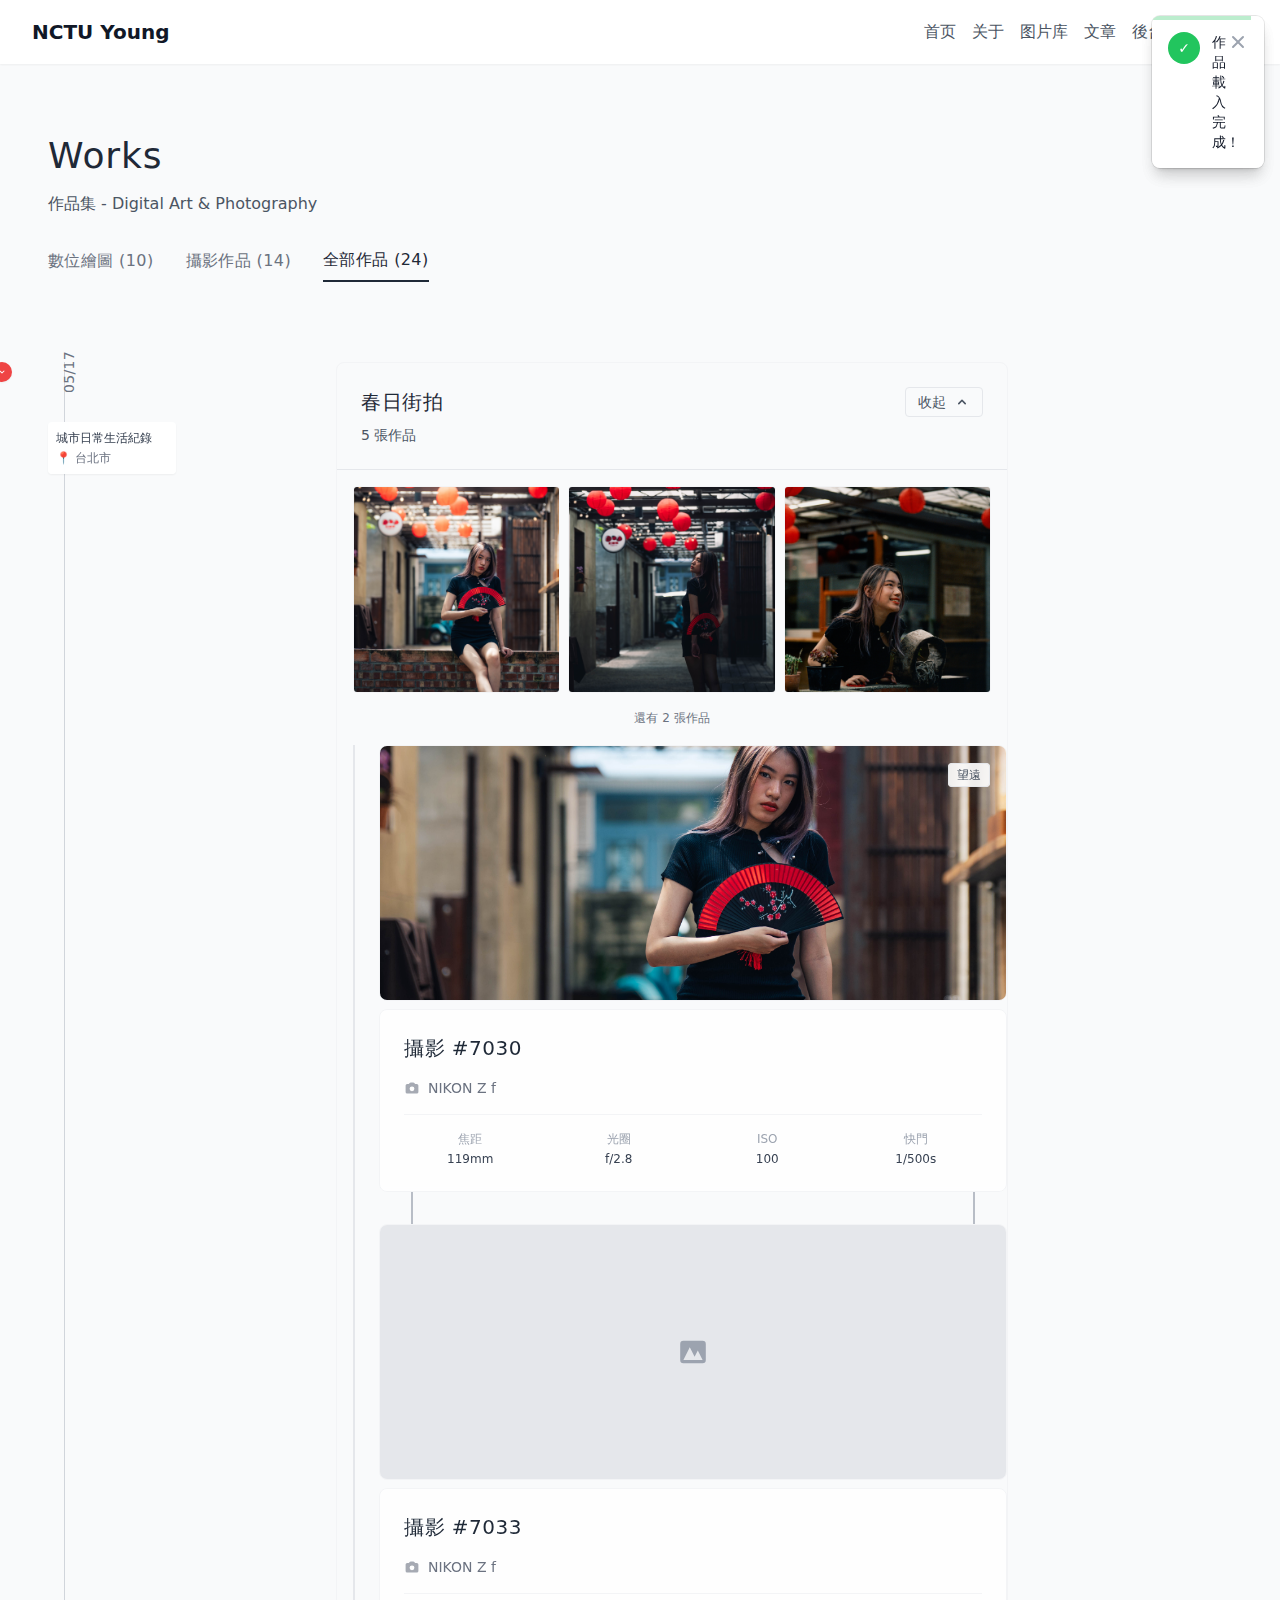
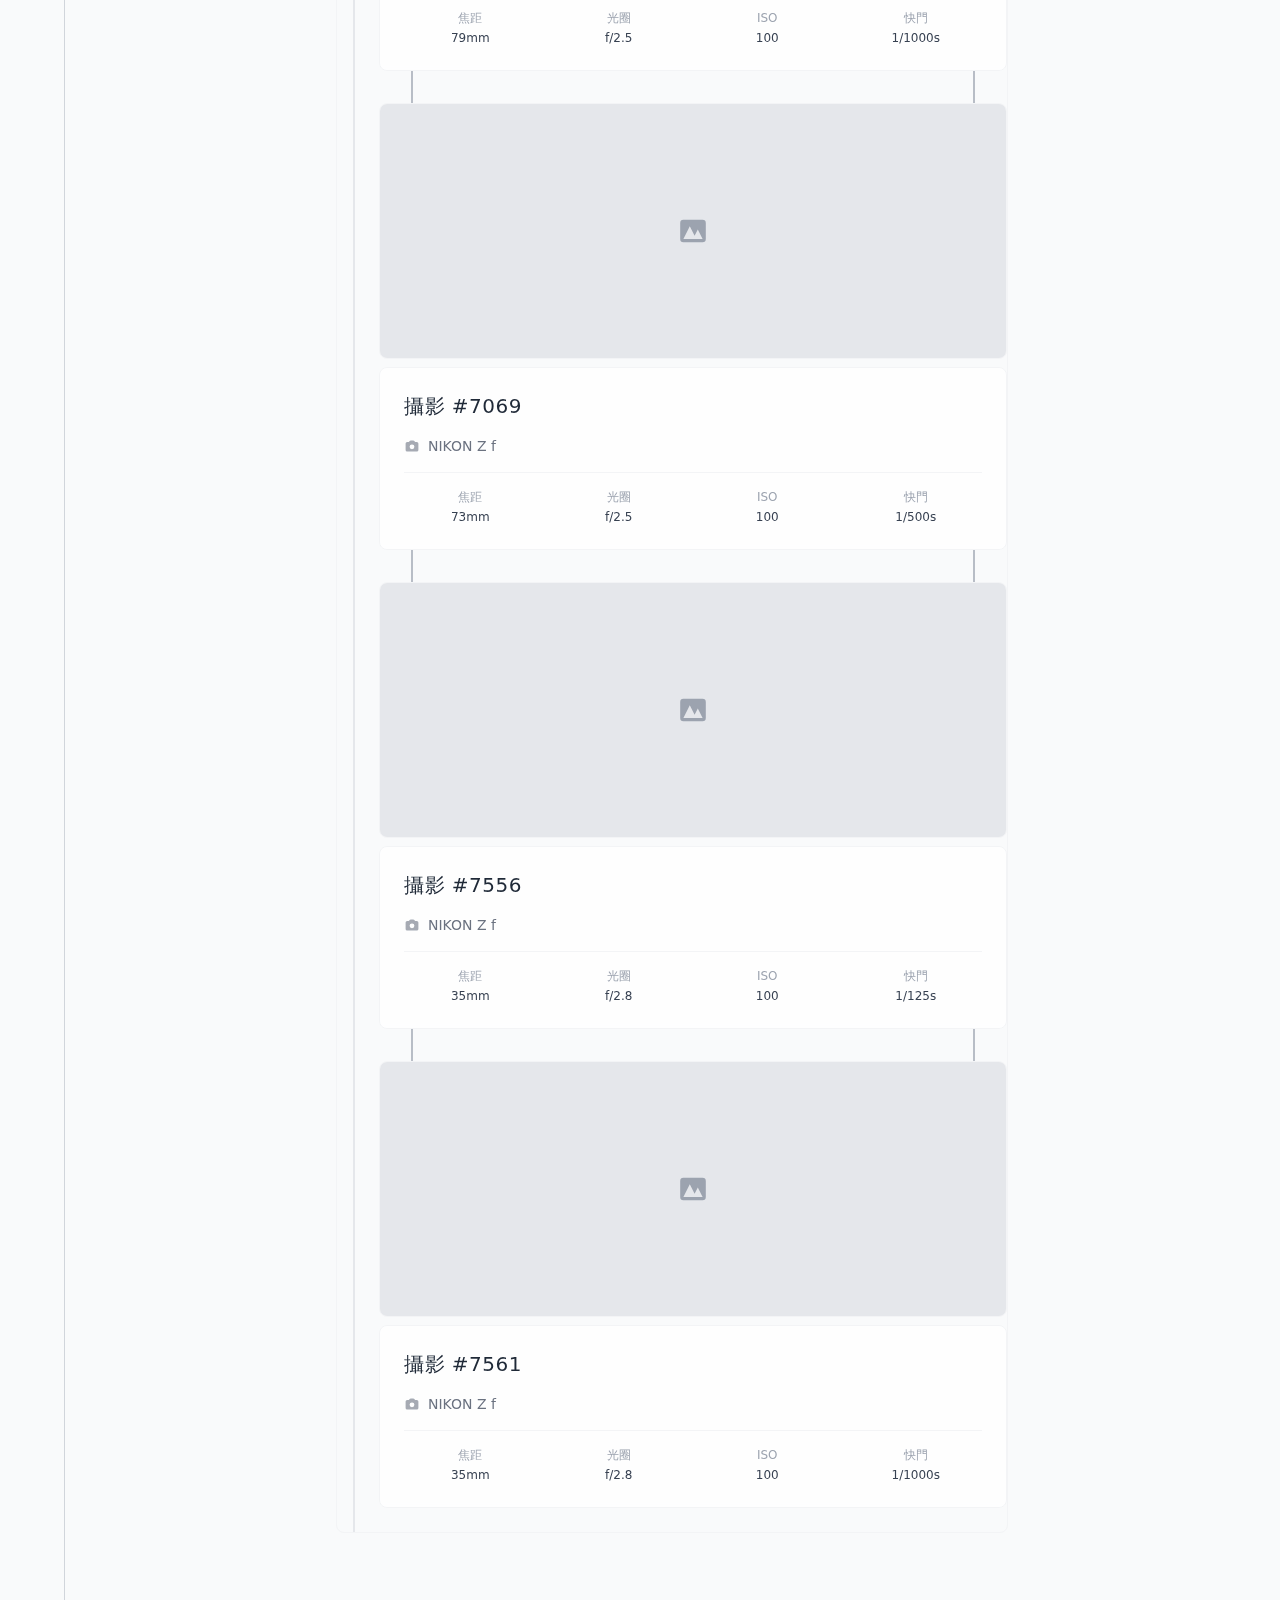
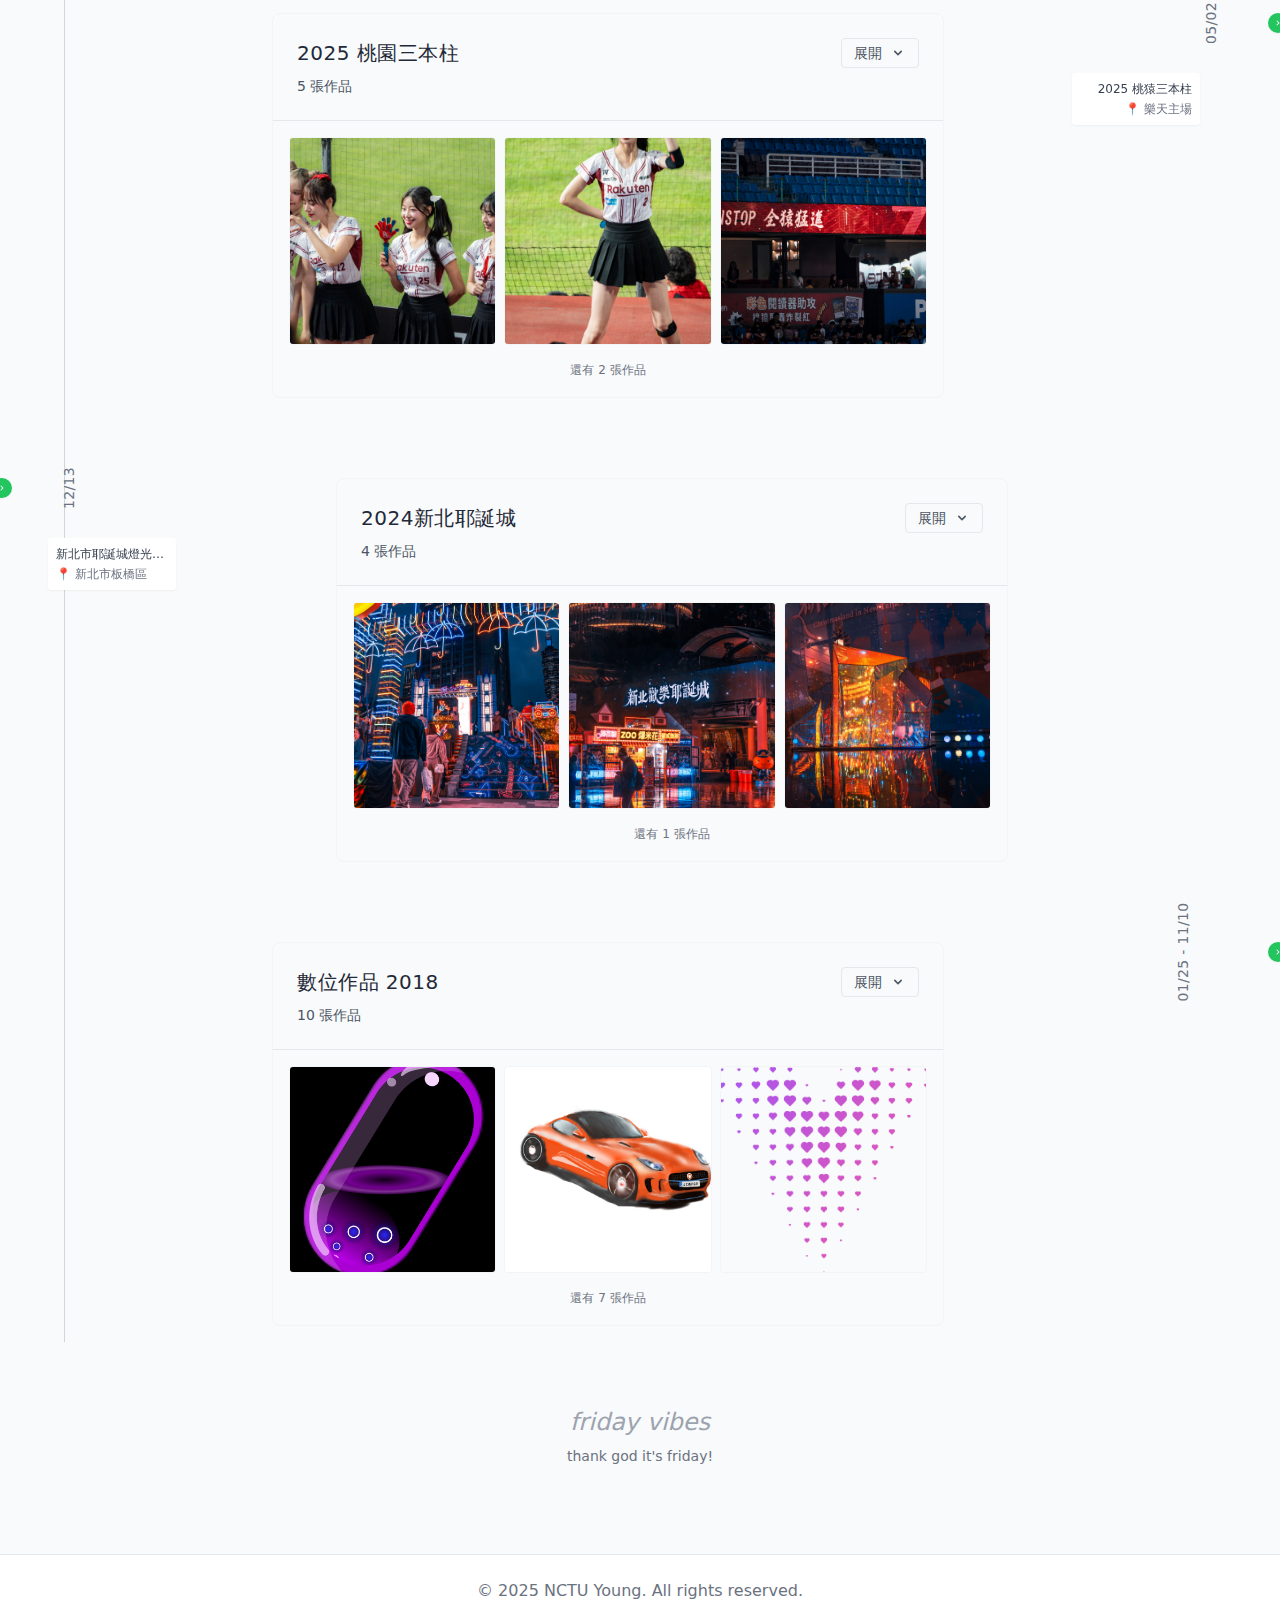
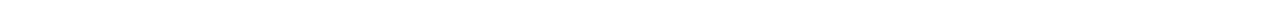
<file: gallery/index.html>
<!DOCTYPE html><html><head><meta charset="utf-8">
<meta name="viewport" content="width=device-width, initial-scale=1">
<title>Works - 作品集</title>
<style>/*! tailwindcss v3.4.0 | MIT License | https://tailwindcss.com*/*,:after,:before{border:0 solid #e5e7eb;box-sizing:border-box}:after,:before{--tw-content:""}:host,html{line-height:1.5;-webkit-text-size-adjust:100%;font-family:ui-sans-serif,system-ui,sans-serif,Apple Color Emoji,Segoe UI Emoji,Segoe UI Symbol,Noto Color Emoji;font-feature-settings:normal;font-variation-settings:normal;-moz-tab-size:4;-o-tab-size:4;tab-size:4;-webkit-tap-highlight-color:transparent}body{line-height:inherit;margin:0}hr{border-top-width:1px;color:inherit;height:0}abbr:where([title]){-webkit-text-decoration:underline dotted;text-decoration:underline dotted}h1,h2,h3,h4,h5,h6{font-size:inherit;font-weight:inherit}a{color:inherit;text-decoration:inherit}b,strong{font-weight:bolder}code,kbd,pre,samp{font-family:ui-monospace,SFMono-Regular,Menlo,Monaco,Consolas,Liberation Mono,Courier New,monospace;font-feature-settings:normal;font-size:1em;font-variation-settings:normal}small{font-size:80%}sub,sup{font-size:75%;line-height:0;position:relative;vertical-align:baseline}sub{bottom:-.25em}sup{top:-.5em}table{border-collapse:collapse;border-color:inherit;text-indent:0}button,input,optgroup,select,textarea{color:inherit;font-family:inherit;font-feature-settings:inherit;font-size:100%;font-variation-settings:inherit;font-weight:inherit;line-height:inherit;margin:0;padding:0}button,select{text-transform:none}[type=button],[type=reset],[type=submit],button{-webkit-appearance:button;background-color:transparent;background-image:none}:-moz-focusring{outline:auto}:-moz-ui-invalid{box-shadow:none}progress{vertical-align:baseline}::-webkit-inner-spin-button,::-webkit-outer-spin-button{height:auto}[type=search]{-webkit-appearance:textfield;outline-offset:-2px}::-webkit-search-decoration{-webkit-appearance:none}::-webkit-file-upload-button{-webkit-appearance:button;font:inherit}summary{display:list-item}blockquote,dd,dl,figure,h1,h2,h3,h4,h5,h6,hr,p,pre{margin:0}fieldset{margin:0}fieldset,legend{padding:0}menu,ol,ul{list-style:none;margin:0;padding:0}dialog{padding:0}textarea{resize:vertical}input::-moz-placeholder,textarea::-moz-placeholder{color:#9ca3af;opacity:1}input::placeholder,textarea::placeholder{color:#9ca3af;opacity:1}[role=button],button{cursor:pointer}:disabled{cursor:default}audio,canvas,embed,iframe,img,object,svg,video{display:block;vertical-align:middle}img,video{height:auto;max-width:100%}[hidden]{display:none}*,:after,:before{--tw-border-spacing-x:0;--tw-border-spacing-y:0;--tw-translate-x:0;--tw-translate-y:0;--tw-rotate:0;--tw-skew-x:0;--tw-skew-y:0;--tw-scale-x:1;--tw-scale-y:1;--tw-pan-x: ;--tw-pan-y: ;--tw-pinch-zoom: ;--tw-scroll-snap-strictness:proximity;--tw-gradient-from-position: ;--tw-gradient-via-position: ;--tw-gradient-to-position: ;--tw-ordinal: ;--tw-slashed-zero: ;--tw-numeric-figure: ;--tw-numeric-spacing: ;--tw-numeric-fraction: ;--tw-ring-inset: ;--tw-ring-offset-width:0px;--tw-ring-offset-color:#fff;--tw-ring-color:rgba(59,130,246,.5);--tw-ring-offset-shadow:0 0 #0000;--tw-ring-shadow:0 0 #0000;--tw-shadow:0 0 #0000;--tw-shadow-colored:0 0 #0000;--tw-blur: ;--tw-brightness: ;--tw-contrast: ;--tw-grayscale: ;--tw-hue-rotate: ;--tw-invert: ;--tw-saturate: ;--tw-sepia: ;--tw-drop-shadow: ;--tw-backdrop-blur: ;--tw-backdrop-brightness: ;--tw-backdrop-contrast: ;--tw-backdrop-grayscale: ;--tw-backdrop-hue-rotate: ;--tw-backdrop-invert: ;--tw-backdrop-opacity: ;--tw-backdrop-saturate: ;--tw-backdrop-sepia: }::backdrop{--tw-border-spacing-x:0;--tw-border-spacing-y:0;--tw-translate-x:0;--tw-translate-y:0;--tw-rotate:0;--tw-skew-x:0;--tw-skew-y:0;--tw-scale-x:1;--tw-scale-y:1;--tw-pan-x: ;--tw-pan-y: ;--tw-pinch-zoom: ;--tw-scroll-snap-strictness:proximity;--tw-gradient-from-position: ;--tw-gradient-via-position: ;--tw-gradient-to-position: ;--tw-ordinal: ;--tw-slashed-zero: ;--tw-numeric-figure: ;--tw-numeric-spacing: ;--tw-numeric-fraction: ;--tw-ring-inset: ;--tw-ring-offset-width:0px;--tw-ring-offset-color:#fff;--tw-ring-color:rgba(59,130,246,.5);--tw-ring-offset-shadow:0 0 #0000;--tw-ring-shadow:0 0 #0000;--tw-shadow:0 0 #0000;--tw-shadow-colored:0 0 #0000;--tw-blur: ;--tw-brightness: ;--tw-contrast: ;--tw-grayscale: ;--tw-hue-rotate: ;--tw-invert: ;--tw-saturate: ;--tw-sepia: ;--tw-drop-shadow: ;--tw-backdrop-blur: ;--tw-backdrop-brightness: ;--tw-backdrop-contrast: ;--tw-backdrop-grayscale: ;--tw-backdrop-hue-rotate: ;--tw-backdrop-invert: ;--tw-backdrop-opacity: ;--tw-backdrop-saturate: ;--tw-backdrop-sepia: }.container{width:100%}@media (min-width:640px){.container{max-width:640px}}@media (min-width:768px){.container{max-width:768px}}@media (min-width:1024px){.container{max-width:1024px}}@media (min-width:1280px){.container{max-width:1280px}}@media (min-width:1536px){.container{max-width:1536px}}.sr-only{height:1px;margin:-1px;overflow:hidden;padding:0;position:absolute;width:1px;clip:rect(0,0,0,0);border-width:0;white-space:nowrap}.pointer-events-none{pointer-events:none}.pointer-events-auto{pointer-events:auto}.fixed{position:fixed}.absolute{position:absolute}.relative{position:relative}.inset-0{top:0;right:0;bottom:0;left:0}.inset-y-0{bottom:0;top:0}.bottom-0{bottom:0}.bottom-4{bottom:1rem}.bottom-8{bottom:2rem}.left-0{left:0}.left-1\/2{left:50%}.left-4{left:1rem}.left-8{left:2rem}.left-\[-3\.5rem\]{left:-3.5rem}.left-\[-4\.5rem\]{left:-4.5rem}.right-0{right:0}.right-2{right:.5rem}.right-4{right:1rem}.right-\[-3\.5rem\]{right:-3.5rem}.right-\[-4\.5rem\]{right:-4.5rem}.top-0{top:0}.top-1\/2{top:50%}.top-2{top:.5rem}.top-4{top:1rem}.top-full{top:100%}.z-0{z-index:0}.z-10{z-index:10}.z-20{z-index:20}.z-40{z-index:40}.z-50{z-index:50}.z-\[9999\]{z-index:9999}.mx-auto{margin-left:auto;margin-right:auto}.my-1{margin-bottom:.25rem;margin-top:.25rem}.-ml-1{margin-left:-.25rem}.mb-1{margin-bottom:.25rem}.mb-10{margin-bottom:2.5rem}.mb-2{margin-bottom:.5rem}.mb-3{margin-bottom:.75rem}.mb-4{margin-bottom:1rem}.mb-6{margin-bottom:1.5rem}.mb-8{margin-bottom:2rem}.ml-1{margin-left:.25rem}.ml-3{margin-left:.75rem}.ml-4{margin-left:1rem}.mr-1{margin-right:.25rem}.mr-2{margin-right:.5rem}.mr-3{margin-right:.75rem}.mt-1{margin-top:.25rem}.mt-16{margin-top:4rem}.mt-2{margin-top:.5rem}.mt-3{margin-top:.75rem}.mt-4{margin-top:1rem}.mt-5{margin-top:1.25rem}.mt-8{margin-top:2rem}.block{display:block}.inline-block{display:inline-block}.flex{display:flex}.inline-flex{display:inline-flex}.grid{display:grid}.hidden{display:none}.aspect-square{aspect-ratio:1/1}.h-1{height:.25rem}.h-12{height:3rem}.h-16{height:4rem}.h-2{height:.5rem}.h-2\.5{height:.625rem}.h-20{height:5rem}.h-3{height:.75rem}.h-4{height:1rem}.h-48{height:12rem}.h-5{height:1.25rem}.h-6{height:1.5rem}.h-64{height:16rem}.h-8{height:2rem}.h-full{height:100%}.min-h-screen{min-height:100vh}.w-0{width:0}.w-0\.5{width:.125rem}.w-12{width:3rem}.w-16{width:4rem}.w-2{width:.5rem}.w-2\.5{width:.625rem}.w-20{width:5rem}.w-3{width:.75rem}.w-4{width:1rem}.w-5{width:1.25rem}.w-56{width:14rem}.w-6{width:1.5rem}.w-8{width:2rem}.w-full{width:100%}.w-px{width:1px}.min-w-0{min-width:0}.min-w-\[60px\]{min-width:60px}.max-w-2xl{max-width:42rem}.max-w-32{max-width:8rem}.max-w-4xl{max-width:56rem}.max-w-7xl{max-width:80rem}.max-w-md{max-width:28rem}.max-w-none{max-width:none}.max-w-sm{max-width:24rem}.max-w-xl{max-width:36rem}.flex-1{flex:1 1 0%}.flex-shrink-0{flex-shrink:0}.origin-center{transform-origin:center}.origin-top-right{transform-origin:top right}.-translate-x-1\/2{--tw-translate-x:-50%}.-translate-x-1\/2,.-translate-y-1\/2{transform:translate(var(--tw-translate-x),var(--tw-translate-y)) rotate(var(--tw-rotate)) skew(var(--tw-skew-x)) skewY(var(--tw-skew-y)) scaleX(var(--tw-scale-x)) scaleY(var(--tw-scale-y))}.-translate-y-1\/2{--tw-translate-y:-50%}.translate-y-0{--tw-translate-y:0px}.translate-y-0,.translate-y-2{transform:translate(var(--tw-translate-x),var(--tw-translate-y)) rotate(var(--tw-rotate)) skew(var(--tw-skew-x)) skewY(var(--tw-skew-y)) scaleX(var(--tw-scale-x)) scaleY(var(--tw-scale-y))}.translate-y-2{--tw-translate-y:.5rem}.rotate-180{--tw-rotate:180deg}.rotate-180,.rotate-45{transform:translate(var(--tw-translate-x),var(--tw-translate-y)) rotate(var(--tw-rotate)) skew(var(--tw-skew-x)) skewY(var(--tw-skew-y)) scaleX(var(--tw-scale-x)) scaleY(var(--tw-scale-y))}.rotate-45{--tw-rotate:45deg}.scale-100{--tw-scale-x:1;--tw-scale-y:1}.scale-100,.scale-150{transform:translate(var(--tw-translate-x),var(--tw-translate-y)) rotate(var(--tw-rotate)) skew(var(--tw-skew-x)) skewY(var(--tw-skew-y)) scaleX(var(--tw-scale-x)) scaleY(var(--tw-scale-y))}.scale-150{--tw-scale-x:1.5;--tw-scale-y:1.5}.scale-95{--tw-scale-x:.95;--tw-scale-y:.95}.scale-95,.transform{transform:translate(var(--tw-translate-x),var(--tw-translate-y)) rotate(var(--tw-rotate)) skew(var(--tw-skew-x)) skewY(var(--tw-skew-y)) scaleX(var(--tw-scale-x)) scaleY(var(--tw-scale-y))}@keyframes pulse{50%{opacity:.5}}.animate-pulse{animation:pulse 2s cubic-bezier(.4,0,.6,1) infinite}@keyframes spin{to{transform:rotate(1turn)}}.animate-spin{animation:spin 1s linear infinite}.cursor-default{cursor:default}.cursor-grab{cursor:grab}.cursor-pointer{cursor:pointer}.select-none{-webkit-user-select:none;-moz-user-select:none;user-select:none}.grid-cols-1{grid-template-columns:repeat(1,minmax(0,1fr))}.grid-cols-2{grid-template-columns:repeat(2,minmax(0,1fr))}.grid-cols-3{grid-template-columns:repeat(3,minmax(0,1fr))}.grid-cols-4{grid-template-columns:repeat(4,minmax(0,1fr))}.flex-wrap{flex-wrap:wrap}.items-start{align-items:flex-start}.items-end{align-items:flex-end}.items-center{align-items:center}.justify-end{justify-content:flex-end}.justify-center{justify-content:center}.justify-between{justify-content:space-between}.gap-2{gap:.5rem}.gap-3{gap:.75rem}.gap-4{gap:1rem}.gap-6{gap:1.5rem}.gap-8{gap:2rem}.space-x-1>:not([hidden])~:not([hidden]){--tw-space-x-reverse:0;margin-left:calc(.25rem*(1 - var(--tw-space-x-reverse)));margin-right:calc(.25rem*var(--tw-space-x-reverse))}.space-x-2>:not([hidden])~:not([hidden]){--tw-space-x-reverse:0;margin-left:calc(.5rem*(1 - var(--tw-space-x-reverse)));margin-right:calc(.5rem*var(--tw-space-x-reverse))}.space-x-4>:not([hidden])~:not([hidden]){--tw-space-x-reverse:0;margin-left:calc(1rem*(1 - var(--tw-space-x-reverse)));margin-right:calc(1rem*var(--tw-space-x-reverse))}.space-x-5>:not([hidden])~:not([hidden]){--tw-space-x-reverse:0;margin-left:calc(1.25rem*(1 - var(--tw-space-x-reverse)));margin-right:calc(1.25rem*var(--tw-space-x-reverse))}.space-x-8>:not([hidden])~:not([hidden]){--tw-space-x-reverse:0;margin-left:calc(2rem*(1 - var(--tw-space-x-reverse)));margin-right:calc(2rem*var(--tw-space-x-reverse))}.space-y-16>:not([hidden])~:not([hidden]){--tw-space-y-reverse:0;margin-bottom:calc(4rem*var(--tw-space-y-reverse));margin-top:calc(4rem*(1 - var(--tw-space-y-reverse)))}.space-y-2>:not([hidden])~:not([hidden]){--tw-space-y-reverse:0;margin-bottom:calc(.5rem*var(--tw-space-y-reverse));margin-top:calc(.5rem*(1 - var(--tw-space-y-reverse)))}.space-y-3>:not([hidden])~:not([hidden]){--tw-space-y-reverse:0;margin-bottom:calc(.75rem*var(--tw-space-y-reverse));margin-top:calc(.75rem*(1 - var(--tw-space-y-reverse)))}.space-y-4>:not([hidden])~:not([hidden]){--tw-space-y-reverse:0;margin-bottom:calc(1rem*var(--tw-space-y-reverse));margin-top:calc(1rem*(1 - var(--tw-space-y-reverse)))}.space-y-6>:not([hidden])~:not([hidden]){--tw-space-y-reverse:0;margin-bottom:calc(1.5rem*var(--tw-space-y-reverse));margin-top:calc(1.5rem*(1 - var(--tw-space-y-reverse)))}.space-y-8>:not([hidden])~:not([hidden]){--tw-space-y-reverse:0;margin-bottom:calc(2rem*var(--tw-space-y-reverse));margin-top:calc(2rem*(1 - var(--tw-space-y-reverse)))}.overflow-hidden{overflow:hidden}.overflow-x-auto{overflow-x:auto}.truncate{overflow:hidden;text-overflow:ellipsis}.truncate,.whitespace-nowrap{white-space:nowrap}.rounded{border-radius:.25rem}.rounded-2xl{border-radius:1rem}.rounded-full{border-radius:9999px}.rounded-lg{border-radius:.5rem}.rounded-md{border-radius:.375rem}.rounded-xl{border-radius:.75rem}.border{border-width:1px}.border-2{border-width:2px}.border-b{border-bottom-width:1px}.border-b-2{border-bottom-width:2px}.border-l-2{border-left-width:2px}.border-t{border-top-width:1px}.border-dashed{border-style:dashed}.border-blue-500{--tw-border-opacity:1;border-color:rgb(59 130 246/var(--tw-border-opacity))}.border-gray-100{--tw-border-opacity:1;border-color:rgb(243 244 246/var(--tw-border-opacity))}.border-gray-200{--tw-border-opacity:1;border-color:rgb(229 231 235/var(--tw-border-opacity))}.border-gray-300{--tw-border-opacity:1;border-color:rgb(209 213 219/var(--tw-border-opacity))}.border-gray-400{--tw-border-opacity:1;border-color:rgb(156 163 175/var(--tw-border-opacity))}.border-gray-600{--tw-border-opacity:1;border-color:rgb(75 85 99/var(--tw-border-opacity))}.border-gray-800{--tw-border-opacity:1;border-color:rgb(31 41 55/var(--tw-border-opacity))}.border-stone-200\/30{border-color:#e7e5e44d}.border-stone-200\/40{border-color:#e7e5e466}.border-stone-200\/50{border-color:#e7e5e480}.border-stone-300\/30{border-color:#d6d3d14d}.border-stone-300\/50{border-color:#d6d3d180}.border-transparent{border-color:transparent}.border-white{--tw-border-opacity:1;border-color:rgb(255 255 255/var(--tw-border-opacity))}.border-white\/30{border-color:#ffffff4d}.border-opacity-30{--tw-border-opacity:.3}.bg-black{--tw-bg-opacity:1;background-color:rgb(0 0 0/var(--tw-bg-opacity))}.bg-blue-500{--tw-bg-opacity:1;background-color:rgb(59 130 246/var(--tw-bg-opacity))}.bg-blue-600{--tw-bg-opacity:1;background-color:rgb(37 99 235/var(--tw-bg-opacity))}.bg-current{background-color:currentColor}.bg-gray-100{--tw-bg-opacity:1;background-color:rgb(243 244 246/var(--tw-bg-opacity))}.bg-gray-200{--tw-bg-opacity:1;background-color:rgb(229 231 235/var(--tw-bg-opacity))}.bg-gray-300{--tw-bg-opacity:1;background-color:rgb(209 213 219/var(--tw-bg-opacity))}.bg-gray-400{--tw-bg-opacity:1;background-color:rgb(156 163 175/var(--tw-bg-opacity))}.bg-gray-50{--tw-bg-opacity:1;background-color:rgb(249 250 251/var(--tw-bg-opacity))}.bg-gray-500{--tw-bg-opacity:1;background-color:rgb(107 114 128/var(--tw-bg-opacity))}.bg-gray-800{--tw-bg-opacity:1;background-color:rgb(31 41 55/var(--tw-bg-opacity))}.bg-gray-800\/80{background-color:#1f2937cc}.bg-green-50{--tw-bg-opacity:1;background-color:rgb(240 253 244/var(--tw-bg-opacity))}.bg-green-500{--tw-bg-opacity:1;background-color:rgb(34 197 94/var(--tw-bg-opacity))}.bg-red-100{--tw-bg-opacity:1;background-color:rgb(254 226 226/var(--tw-bg-opacity))}.bg-red-50{--tw-bg-opacity:1;background-color:rgb(254 242 242/var(--tw-bg-opacity))}.bg-red-500{--tw-bg-opacity:1;background-color:rgb(239 68 68/var(--tw-bg-opacity))}.bg-stone-100\/50{background-color:#f5f5f480}.bg-stone-100\/70{background-color:#f5f5f4b3}.bg-stone-200\/60{background-color:#e7e5e499}.bg-white{--tw-bg-opacity:1;background-color:rgb(255 255 255/var(--tw-bg-opacity))}.bg-white\/40{background-color:#fff6}.bg-white\/60{background-color:#fff9}.bg-white\/70{background-color:#ffffffb3}.bg-white\/80{background-color:#fffc}.bg-white\/90{background-color:#ffffffe6}.bg-opacity-50{--tw-bg-opacity:.5}.bg-opacity-70{--tw-bg-opacity:.7}.bg-opacity-80{--tw-bg-opacity:.8}.bg-opacity-90{--tw-bg-opacity:.9}.bg-gradient-to-br{background-image:linear-gradient(to bottom right,var(--tw-gradient-stops))}.bg-gradient-to-r{background-image:linear-gradient(to right,var(--tw-gradient-stops))}.bg-gradient-to-t{background-image:linear-gradient(to top,var(--tw-gradient-stops))}.from-black\/60{--tw-gradient-from:rgba(0,0,0,.6) var(--tw-gradient-from-position);--tw-gradient-to:transparent var(--tw-gradient-to-position);--tw-gradient-stops:var(--tw-gradient-from),var(--tw-gradient-to)}.from-blue-500{--tw-gradient-from:#3b82f6 var(--tw-gradient-from-position);--tw-gradient-to:rgba(59,130,246,0) var(--tw-gradient-to-position);--tw-gradient-stops:var(--tw-gradient-from),var(--tw-gradient-to)}.from-blue-500\/20{--tw-gradient-from:rgba(59,130,246,.2) var(--tw-gradient-from-position);--tw-gradient-to:rgba(59,130,246,0) var(--tw-gradient-to-position);--tw-gradient-stops:var(--tw-gradient-from),var(--tw-gradient-to)}.from-stone-50{--tw-gradient-from:#fafaf9 var(--tw-gradient-from-position);--tw-gradient-to:hsla(60,9%,98%,0) var(--tw-gradient-to-position);--tw-gradient-stops:var(--tw-gradient-from),var(--tw-gradient-to)}.from-stone-50\/80{--tw-gradient-from:hsla(60,9%,98%,.8) var(--tw-gradient-from-position);--tw-gradient-to:hsla(60,9%,98%,0) var(--tw-gradient-to-position);--tw-gradient-stops:var(--tw-gradient-from),var(--tw-gradient-to)}.via-transparent{--tw-gradient-to:transparent var(--tw-gradient-to-position);--tw-gradient-stops:var(--tw-gradient-from),transparent var(--tw-gradient-via-position),var(--tw-gradient-to)}.to-neutral-100{--tw-gradient-to:#f5f5f5 var(--tw-gradient-to-position)}.to-neutral-50\/80{--tw-gradient-to:hsla(0,0%,98%,.8) var(--tw-gradient-to-position)}.to-purple-600{--tw-gradient-to:#9333ea var(--tw-gradient-to-position)}.to-purple-600\/20{--tw-gradient-to:rgba(147,51,234,.2) var(--tw-gradient-to-position)}.to-transparent{--tw-gradient-to:transparent var(--tw-gradient-to-position)}.object-cover{-o-object-fit:cover;object-fit:cover}.p-1{padding:.25rem}.p-2{padding:.5rem}.p-2\.5{padding:.625rem}.p-3{padding:.75rem}.p-4{padding:1rem}.p-6{padding:1.5rem}.p-8{padding:2rem}.px-2{padding-left:.5rem;padding-right:.5rem}.px-3{padding-left:.75rem;padding-right:.75rem}.px-4{padding-left:1rem;padding-right:1rem}.px-5{padding-left:1.25rem;padding-right:1.25rem}.px-6{padding-left:1.5rem;padding-right:1.5rem}.px-8{padding-left:2rem;padding-right:2rem}.py-1{padding-bottom:.25rem;padding-top:.25rem}.py-10{padding-bottom:2.5rem;padding-top:2.5rem}.py-12{padding-bottom:3rem;padding-top:3rem}.py-16{padding-bottom:4rem;padding-top:4rem}.py-2{padding-bottom:.5rem;padding-top:.5rem}.py-2\.5{padding-bottom:.625rem;padding-top:.625rem}.py-3{padding-bottom:.75rem;padding-top:.75rem}.py-4{padding-bottom:1rem;padding-top:1rem}.py-6{padding-bottom:1.5rem;padding-top:1.5rem}.py-8{padding-bottom:2rem;padding-top:2rem}.pb-2{padding-bottom:.5rem}.pb-6{padding-bottom:1.5rem}.pl-10{padding-left:2.5rem}.pl-3{padding-left:.75rem}.pl-6{padding-left:1.5rem}.pr-10{padding-right:2.5rem}.pr-3{padding-right:.75rem}.pt-4{padding-top:1rem}.text-left{text-align:left}.text-center{text-align:center}.text-right{text-align:right}.text-2xl{font-size:1.5rem;line-height:2rem}.text-3xl{font-size:1.875rem;line-height:2.25rem}.text-4xl{font-size:2.25rem;line-height:2.5rem}.text-6xl{font-size:3.75rem;line-height:1}.text-lg{font-size:1.125rem;line-height:1.75rem}.text-sm{font-size:.875rem;line-height:1.25rem}.text-xl{font-size:1.25rem;line-height:1.75rem}.text-xs{font-size:.75rem;line-height:1rem}.font-bold{font-weight:700}.font-extrabold{font-weight:800}.font-extralight{font-weight:200}.font-light{font-weight:300}.font-medium{font-weight:500}.font-semibold{font-weight:600}.uppercase{text-transform:uppercase}.italic{font-style:italic}.leading-relaxed{line-height:1.625}.tracking-wide{letter-spacing:.025em}.tracking-wider{letter-spacing:.05em}.text-amber-600{--tw-text-opacity:1;color:rgb(217 119 6/var(--tw-text-opacity))}.text-blue-600{--tw-text-opacity:1;color:rgb(37 99 235/var(--tw-text-opacity))}.text-emerald-600{--tw-text-opacity:1;color:rgb(5 150 105/var(--tw-text-opacity))}.text-gray-300{--tw-text-opacity:1;color:rgb(209 213 219/var(--tw-text-opacity))}.text-gray-400{--tw-text-opacity:1;color:rgb(156 163 175/var(--tw-text-opacity))}.text-gray-500{--tw-text-opacity:1;color:rgb(107 114 128/var(--tw-text-opacity))}.text-gray-600{--tw-text-opacity:1;color:rgb(75 85 99/var(--tw-text-opacity))}.text-gray-700{--tw-text-opacity:1;color:rgb(55 65 81/var(--tw-text-opacity))}.text-gray-800{--tw-text-opacity:1;color:rgb(31 41 55/var(--tw-text-opacity))}.text-gray-900{--tw-text-opacity:1;color:rgb(17 24 39/var(--tw-text-opacity))}.text-green-500{--tw-text-opacity:1;color:rgb(34 197 94/var(--tw-text-opacity))}.text-green-600{--tw-text-opacity:1;color:rgb(22 163 74/var(--tw-text-opacity))}.text-green-800{--tw-text-opacity:1;color:rgb(22 101 52/var(--tw-text-opacity))}.text-indigo-500{--tw-text-opacity:1;color:rgb(99 102 241/var(--tw-text-opacity))}.text-indigo-600{--tw-text-opacity:1;color:rgb(79 70 229/var(--tw-text-opacity))}.text-orange-600{--tw-text-opacity:1;color:rgb(234 88 12/var(--tw-text-opacity))}.text-purple-600{--tw-text-opacity:1;color:rgb(147 51 234/var(--tw-text-opacity))}.text-red-400{--tw-text-opacity:1;color:rgb(248 113 113/var(--tw-text-opacity))}.text-red-600{--tw-text-opacity:1;color:rgb(220 38 38/var(--tw-text-opacity))}.text-red-700{--tw-text-opacity:1;color:rgb(185 28 28/var(--tw-text-opacity))}.text-red-800{--tw-text-opacity:1;color:rgb(153 27 27/var(--tw-text-opacity))}.text-rose-500{--tw-text-opacity:1;color:rgb(244 63 94/var(--tw-text-opacity))}.text-stone-300{--tw-text-opacity:1;color:rgb(214 211 209/var(--tw-text-opacity))}.text-stone-400{--tw-text-opacity:1;color:rgb(168 162 158/var(--tw-text-opacity))}.text-stone-500{--tw-text-opacity:1;color:rgb(120 113 108/var(--tw-text-opacity))}.text-stone-600{--tw-text-opacity:1;color:rgb(87 83 78/var(--tw-text-opacity))}.text-stone-700{--tw-text-opacity:1;color:rgb(68 64 60/var(--tw-text-opacity))}.text-stone-800{--tw-text-opacity:1;color:rgb(41 37 36/var(--tw-text-opacity))}.text-white{--tw-text-opacity:1;color:rgb(255 255 255/var(--tw-text-opacity))}.opacity-0{opacity:0}.opacity-10{opacity:.1}.opacity-100{opacity:1}.opacity-25{opacity:.25}.opacity-30{opacity:.3}.opacity-60{opacity:.6}.opacity-70{opacity:.7}.opacity-75{opacity:.75}.opacity-80{opacity:.8}.shadow{--tw-shadow:0 1px 3px 0 rgba(0,0,0,.1),0 1px 2px -1px rgba(0,0,0,.1);--tw-shadow-colored:0 1px 3px 0 var(--tw-shadow-color),0 1px 2px -1px var(--tw-shadow-color)}.shadow,.shadow-2xl{box-shadow:var(--tw-ring-offset-shadow,0 0 #0000),var(--tw-ring-shadow,0 0 #0000),var(--tw-shadow)}.shadow-2xl{--tw-shadow:0 25px 50px -12px rgba(0,0,0,.25);--tw-shadow-colored:0 25px 50px -12px var(--tw-shadow-color)}.shadow-lg{--tw-shadow:0 10px 15px -3px rgba(0,0,0,.1),0 4px 6px -4px rgba(0,0,0,.1);--tw-shadow-colored:0 10px 15px -3px var(--tw-shadow-color),0 4px 6px -4px var(--tw-shadow-color)}.shadow-lg,.shadow-md{box-shadow:var(--tw-ring-offset-shadow,0 0 #0000),var(--tw-ring-shadow,0 0 #0000),var(--tw-shadow)}.shadow-md{--tw-shadow:0 4px 6px -1px rgba(0,0,0,.1),0 2px 4px -2px rgba(0,0,0,.1);--tw-shadow-colored:0 4px 6px -1px var(--tw-shadow-color),0 2px 4px -2px var(--tw-shadow-color)}.shadow-sm{--tw-shadow:0 1px 2px 0 rgba(0,0,0,.05);--tw-shadow-colored:0 1px 2px 0 var(--tw-shadow-color);box-shadow:var(--tw-ring-offset-shadow,0 0 #0000),var(--tw-ring-shadow,0 0 #0000),var(--tw-shadow)}.shadow-blue-500\/60{--tw-shadow-color:rgba(59,130,246,.6);--tw-shadow:var(--tw-shadow-colored)}.ring-1{--tw-ring-offset-shadow:var(--tw-ring-inset) 0 0 0 var(--tw-ring-offset-width) var(--tw-ring-offset-color);--tw-ring-shadow:var(--tw-ring-inset) 0 0 0 calc(1px + var(--tw-ring-offset-width)) var(--tw-ring-color);box-shadow:var(--tw-ring-offset-shadow),var(--tw-ring-shadow),var(--tw-shadow,0 0 #0000)}.ring-black{--tw-ring-opacity:1;--tw-ring-color:rgb(0 0 0/var(--tw-ring-opacity))}.ring-opacity-5{--tw-ring-opacity:.05}.blur{--tw-blur:blur(8px)}.blur,.filter{filter:var(--tw-blur) var(--tw-brightness) var(--tw-contrast) var(--tw-grayscale) var(--tw-hue-rotate) var(--tw-invert) var(--tw-saturate) var(--tw-sepia) var(--tw-drop-shadow)}.backdrop-blur-sm{--tw-backdrop-blur:blur(4px)}.backdrop-blur-sm,.backdrop-filter{-webkit-backdrop-filter:var(--tw-backdrop-blur) var(--tw-backdrop-brightness) var(--tw-backdrop-contrast) var(--tw-backdrop-grayscale) var(--tw-backdrop-hue-rotate) var(--tw-backdrop-invert) var(--tw-backdrop-opacity) var(--tw-backdrop-saturate) var(--tw-backdrop-sepia);backdrop-filter:var(--tw-backdrop-blur) var(--tw-backdrop-brightness) var(--tw-backdrop-contrast) var(--tw-backdrop-grayscale) var(--tw-backdrop-hue-rotate) var(--tw-backdrop-invert) var(--tw-backdrop-opacity) var(--tw-backdrop-saturate) var(--tw-backdrop-sepia)}.transition{transition-duration:.15s;transition-property:color,background-color,border-color,text-decoration-color,fill,stroke,opacity,box-shadow,transform,filter,-webkit-backdrop-filter;transition-property:color,background-color,border-color,text-decoration-color,fill,stroke,opacity,box-shadow,transform,filter,backdrop-filter;transition-property:color,background-color,border-color,text-decoration-color,fill,stroke,opacity,box-shadow,transform,filter,backdrop-filter,-webkit-backdrop-filter;transition-timing-function:cubic-bezier(.4,0,.2,1)}.transition-all{transition-duration:.15s;transition-property:all;transition-timing-function:cubic-bezier(.4,0,.2,1)}.transition-colors{transition-duration:.15s;transition-property:color,background-color,border-color,text-decoration-color,fill,stroke;transition-timing-function:cubic-bezier(.4,0,.2,1)}.transition-opacity{transition-duration:.15s;transition-property:opacity;transition-timing-function:cubic-bezier(.4,0,.2,1)}.transition-transform{transition-duration:.15s;transition-property:transform;transition-timing-function:cubic-bezier(.4,0,.2,1)}.duration-100{transition-duration:.1s}.duration-200{transition-duration:.2s}.duration-300{transition-duration:.3s}.duration-500{transition-duration:.5s}.duration-75{transition-duration:75ms}.ease-in{transition-timing-function:cubic-bezier(.4,0,1,1)}.ease-in-out{transition-timing-function:cubic-bezier(.4,0,.2,1)}.ease-linear{transition-timing-function:linear}.ease-out{transition-timing-function:cubic-bezier(0,0,.2,1)}.hover\:scale-105:hover{--tw-scale-x:1.05;--tw-scale-y:1.05}.hover\:scale-105:hover,.hover\:scale-110:hover{transform:translate(var(--tw-translate-x),var(--tw-translate-y)) rotate(var(--tw-rotate)) skew(var(--tw-skew-x)) skewY(var(--tw-skew-y)) scaleX(var(--tw-scale-x)) scaleY(var(--tw-scale-y))}.hover\:scale-110:hover{--tw-scale-x:1.1;--tw-scale-y:1.1}.hover\:scale-\[1\.02\]:hover{--tw-scale-x:1.02;--tw-scale-y:1.02}.hover\:scale-\[1\.02\]:hover,.hover\:transform:hover{transform:translate(var(--tw-translate-x),var(--tw-translate-y)) rotate(var(--tw-rotate)) skew(var(--tw-skew-x)) skewY(var(--tw-skew-y)) scaleX(var(--tw-scale-x)) scaleY(var(--tw-scale-y))}.hover\:border-gray-400:hover{--tw-border-opacity:1;border-color:rgb(156 163 175/var(--tw-border-opacity))}.hover\:border-white:hover{--tw-border-opacity:1;border-color:rgb(255 255 255/var(--tw-border-opacity))}.hover\:border-opacity-60:hover{--tw-border-opacity:.6}.hover\:bg-blue-700:hover{--tw-bg-opacity:1;background-color:rgb(29 78 216/var(--tw-bg-opacity))}.hover\:bg-gray-100:hover{--tw-bg-opacity:1;background-color:rgb(243 244 246/var(--tw-bg-opacity))}.hover\:bg-gray-200:hover{--tw-bg-opacity:1;background-color:rgb(229 231 235/var(--tw-bg-opacity))}.hover\:bg-gray-300:hover{--tw-bg-opacity:1;background-color:rgb(209 213 219/var(--tw-bg-opacity))}.hover\:bg-gray-50:hover{--tw-bg-opacity:1;background-color:rgb(249 250 251/var(--tw-bg-opacity))}.hover\:bg-green-600:hover{--tw-bg-opacity:1;background-color:rgb(22 163 74/var(--tw-bg-opacity))}.hover\:bg-red-200:hover{--tw-bg-opacity:1;background-color:rgb(254 202 202/var(--tw-bg-opacity))}.hover\:bg-red-600:hover{--tw-bg-opacity:1;background-color:rgb(220 38 38/var(--tw-bg-opacity))}.hover\:bg-white:hover{--tw-bg-opacity:1;background-color:rgb(255 255 255/var(--tw-bg-opacity))}.hover\:bg-white\/50:hover{background-color:#ffffff80}.hover\:bg-white\/80:hover{background-color:#fffc}.hover\:bg-opacity-20:hover{--tw-bg-opacity:.2}.hover\:bg-opacity-70:hover{--tw-bg-opacity:.7}.hover\:text-blue-500:hover{--tw-text-opacity:1;color:rgb(59 130 246/var(--tw-text-opacity))}.hover\:text-gray-500:hover{--tw-text-opacity:1;color:rgb(107 114 128/var(--tw-text-opacity))}.hover\:text-gray-600:hover{--tw-text-opacity:1;color:rgb(75 85 99/var(--tw-text-opacity))}.hover\:text-gray-700:hover{--tw-text-opacity:1;color:rgb(55 65 81/var(--tw-text-opacity))}.hover\:text-gray-800:hover{--tw-text-opacity:1;color:rgb(31 41 55/var(--tw-text-opacity))}.hover\:text-gray-900:hover{--tw-text-opacity:1;color:rgb(17 24 39/var(--tw-text-opacity))}.hover\:text-indigo-500:hover{--tw-text-opacity:1;color:rgb(99 102 241/var(--tw-text-opacity))}.hover\:text-stone-600:hover{--tw-text-opacity:1;color:rgb(87 83 78/var(--tw-text-opacity))}.hover\:shadow-lg:hover{--tw-shadow:0 10px 15px -3px rgba(0,0,0,.1),0 4px 6px -4px rgba(0,0,0,.1);--tw-shadow-colored:0 10px 15px -3px var(--tw-shadow-color),0 4px 6px -4px var(--tw-shadow-color)}.hover\:shadow-lg:hover,.hover\:shadow-md:hover{box-shadow:var(--tw-ring-offset-shadow,0 0 #0000),var(--tw-ring-shadow,0 0 #0000),var(--tw-shadow)}.hover\:shadow-md:hover{--tw-shadow:0 4px 6px -1px rgba(0,0,0,.1),0 2px 4px -2px rgba(0,0,0,.1);--tw-shadow-colored:0 4px 6px -1px var(--tw-shadow-color),0 2px 4px -2px var(--tw-shadow-color)}.hover\:shadow-sm:hover{--tw-shadow:0 1px 2px 0 rgba(0,0,0,.05);--tw-shadow-colored:0 1px 2px 0 var(--tw-shadow-color);box-shadow:var(--tw-ring-offset-shadow,0 0 #0000),var(--tw-ring-shadow,0 0 #0000),var(--tw-shadow)}.focus\:border-blue-500:focus{--tw-border-opacity:1;border-color:rgb(59 130 246/var(--tw-border-opacity))}.focus\:border-transparent:focus{border-color:transparent}.focus\:outline-none:focus{outline:2px solid transparent;outline-offset:2px}.focus\:ring-1:focus{--tw-ring-offset-shadow:var(--tw-ring-inset) 0 0 0 var(--tw-ring-offset-width) var(--tw-ring-offset-color);--tw-ring-shadow:var(--tw-ring-inset) 0 0 0 calc(1px + var(--tw-ring-offset-width)) var(--tw-ring-color)}.focus\:ring-1:focus,.focus\:ring-2:focus{box-shadow:var(--tw-ring-offset-shadow),var(--tw-ring-shadow),var(--tw-shadow,0 0 #0000)}.focus\:ring-2:focus{--tw-ring-offset-shadow:var(--tw-ring-inset) 0 0 0 var(--tw-ring-offset-width) var(--tw-ring-offset-color);--tw-ring-shadow:var(--tw-ring-inset) 0 0 0 calc(2px + var(--tw-ring-offset-width)) var(--tw-ring-color)}.focus\:ring-blue-500:focus{--tw-ring-opacity:1;--tw-ring-color:rgb(59 130 246/var(--tw-ring-opacity))}.focus\:ring-gray-500:focus{--tw-ring-opacity:1;--tw-ring-color:rgb(107 114 128/var(--tw-ring-opacity))}.focus\:ring-indigo-500:focus{--tw-ring-opacity:1;--tw-ring-color:rgb(99 102 241/var(--tw-ring-opacity))}.focus\:ring-offset-2:focus{--tw-ring-offset-width:2px}.active\:cursor-grabbing:active{cursor:grabbing}.disabled\:cursor-not-allowed:disabled{cursor:not-allowed}.disabled\:opacity-50:disabled{opacity:.5}.group:hover .group-hover\:translate-y-0{--tw-translate-y:0px}.group:hover .group-hover\:scale-105,.group:hover .group-hover\:translate-y-0{transform:translate(var(--tw-translate-x),var(--tw-translate-y)) rotate(var(--tw-rotate)) skew(var(--tw-skew-x)) skewY(var(--tw-skew-y)) scaleX(var(--tw-scale-x)) scaleY(var(--tw-scale-y))}.group:hover .group-hover\:scale-105{--tw-scale-x:1.05;--tw-scale-y:1.05}.group:hover .group-hover\:opacity-100{opacity:1}.group:hover .group-hover\:opacity-20{opacity:.2}@media (min-width:640px){.sm\:translate-x-0{--tw-translate-x:0px}.sm\:translate-x-0,.sm\:translate-x-2{transform:translate(var(--tw-translate-x),var(--tw-translate-y)) rotate(var(--tw-rotate)) skew(var(--tw-skew-x)) skewY(var(--tw-skew-y)) scaleX(var(--tw-scale-x)) scaleY(var(--tw-scale-y))}.sm\:translate-x-2{--tw-translate-x:.5rem}.sm\:translate-y-0{--tw-translate-y:0px;transform:translate(var(--tw-translate-x),var(--tw-translate-y)) rotate(var(--tw-rotate)) skew(var(--tw-skew-x)) skewY(var(--tw-skew-y)) scaleX(var(--tw-scale-x)) scaleY(var(--tw-scale-y))}.sm\:grid-cols-2{grid-template-columns:repeat(2,minmax(0,1fr))}.sm\:px-6{padding-left:1.5rem;padding-right:1.5rem}.sm\:py-24{padding-bottom:6rem;padding-top:6rem}.sm\:text-5xl{font-size:3rem;line-height:1}.sm\:tracking-tight{letter-spacing:-.025em}}@media (min-width:768px){.md\:mb-0{margin-bottom:0}.md\:ml-16{margin-left:4rem}.md\:mr-16{margin-right:4rem}.md\:block{display:block}.md\:flex{display:flex}.md\:hidden{display:none}.md\:w-40{width:10rem}.md\:max-w-2xl{max-width:42rem}.md\:-rotate-90{--tw-rotate:-90deg;transform:translate(var(--tw-translate-x),var(--tw-translate-y)) rotate(var(--tw-rotate)) skew(var(--tw-skew-x)) skewY(var(--tw-skew-y)) scaleX(var(--tw-scale-x)) scaleY(var(--tw-scale-y))}.md\:grid-cols-2{grid-template-columns:repeat(2,minmax(0,1fr))}.md\:grid-cols-3{grid-template-columns:repeat(3,minmax(0,1fr))}.md\:grid-cols-4{grid-template-columns:repeat(4,minmax(0,1fr))}.md\:flex-row{flex-direction:row}.md\:flex-row-reverse{flex-direction:row-reverse}.md\:text-left{text-align:left}.md\:text-right{text-align:right}}@media (min-width:1024px){.lg\:grid-cols-3{grid-template-columns:repeat(3,minmax(0,1fr))}.lg\:grid-cols-4{grid-template-columns:repeat(4,minmax(0,1fr))}.lg\:px-8{padding-left:2rem;padding-right:2rem}.lg\:text-6xl{font-size:3.75rem;line-height:1}}@media (min-width:1280px){.xl\:grid-cols-6{grid-template-columns:repeat(6,minmax(0,1fr))}}@media (prefers-color-scheme:dark){.dark\:bg-gray-800{--tw-bg-opacity:1;background-color:rgb(31 41 55/var(--tw-bg-opacity))}.dark\:text-gray-400{--tw-text-opacity:1;color:rgb(156 163 175/var(--tw-text-opacity))}.dark\:text-white{--tw-text-opacity:1;color:rgb(255 255 255/var(--tw-text-opacity))}.dark\:hover\:text-gray-300:hover{--tw-text-opacity:1;color:rgb(209 213 219/var(--tw-text-opacity))}}</style>
<style>.overflow-x-auto[data-v-b5ddae41]::-webkit-scrollbar{height:4px}.overflow-x-auto[data-v-b5ddae41]::-webkit-scrollbar-track{background:#ffffff1a;border-radius:2px}.overflow-x-auto[data-v-b5ddae41]::-webkit-scrollbar-thumb{background:#ffffff4d;border-radius:2px}.overflow-x-auto[data-v-b5ddae41]::-webkit-scrollbar-thumb:hover{background:#ffffff80}@keyframes radialFadeIn-b5ddae41{0%{opacity:0;transform:scale(.3)}to{opacity:1;transform:scale(1)}}@keyframes radialPulse-b5ddae41{0%,to{box-shadow:0 0 #3b82f699,0 0 20px #9333ea66}50%{box-shadow:0 0 0 15px #3b82f600,0 0 30px #9333ea99}}@keyframes currentGlow-b5ddae41{0%,to{filter:brightness(1) saturate(1)}50%{filter:brightness(1.2) saturate(1.3)}}.radial-nav-active[data-v-b5ddae41]{animation:radialPulse-b5ddae41 2s infinite,currentGlow-b5ddae41 1.5s ease-in-out infinite}.rotate-45[data-v-b5ddae41]{transform:rotate(45deg)}.gradient-border[data-v-b5ddae41]{background:linear-gradient(45deg,#3b82f6,#8b5cf6,#ec4899);border-radius:50%;padding:2px;position:relative}.gradient-border[data-v-b5ddae41]:before{background:#000;border-radius:50%;content:"";top:2px;right:2px;bottom:2px;left:2px;position:absolute;z-index:-1}</style>
<link rel="preload" as="fetch" crossorigin="anonymous" href="/gallery/_payload.json?336d9f12-536c-419a-8ff7-3d10dff5111c">
<link rel="modulepreload" as="script" crossorigin href="/_nuxt/Crl1EE0P.js">
<link rel="modulepreload" as="script" crossorigin href="/_nuxt/BKsKi1xl.js">
<link rel="modulepreload" as="script" crossorigin href="/_nuxt/CkvdphvZ.js">
<link rel="modulepreload" as="script" crossorigin href="/_nuxt/CfIbClCo.js">
<link rel="modulepreload" as="script" crossorigin href="/_nuxt/n69_UfVZ.js">
<link rel="modulepreload" as="script" crossorigin href="/_nuxt/cSWf-aUu.js">
<link rel="modulepreload" as="script" crossorigin href="/_nuxt/DlAUqK2U.js">
<link rel="preload" as="fetch" fetchpriority="low" crossorigin="anonymous" href="/_nuxt/builds/meta/336d9f12-536c-419a-8ff7-3d10dff5111c.json">
<link rel="prefetch" as="script" crossorigin href="/_nuxt/CF3SaziM.js">
<link rel="prefetch" as="script" crossorigin href="/_nuxt/CLu5neoZ.js">
<meta name="description" content="數位藝術與攝影作品集">
<script type="module" src="/_nuxt/Crl1EE0P.js" crossorigin></script></head><body><div id="__nuxt"><div class="min-h-screen bg-gray-50"><nav class="bg-white shadow-sm"><div class="max-w-7xl mx-auto px-4 sm:px-6 lg:px-8"><div class="flex justify-between h-16"><div class="flex"><a href="/" class="flex items-center"><span class="text-xl font-bold text-gray-900">NCTU Young</span></a></div><div class="hidden md:flex items-center space-x-4"><a href="/" class="text-gray-600 hover:text-gray-900 transition-colors">首页</a><a href="/about" class="text-gray-600 hover:text-gray-900 transition-colors">关于</a><a aria-current="page" href="/gallery" class="router-link-active router-link-exact-active text-gray-600 hover:text-gray-900 transition-colors">图片库</a><a href="/article" class="text-gray-600 hover:text-gray-900 transition-colors">文章</a><a href="/admin" class="text-gray-600 hover:text-gray-900 transition-colors">後台管理</a><button class="p-2 rounded-lg hover:bg-gray-100 transition-colors" title="切換到深色模式"><svg class="w-5 h-5" fill="currentColor" viewBox="0 0 20 20"><path d="M17.293 13.293A8 8 0 016.707 2.707a8.001 8.001 0 1010.586 10.586z"></path></svg></button></div><div class="md:hidden"><div data-headlessui-state class="relative"><button id="headlessui-menu-button-v-0-0" type="button" aria-haspopup="menu" aria-expanded="false" data-headlessui-state class="p-2 rounded-lg hover:bg-gray-100 transition-colors"><svg class="w-6 h-6" fill="none" stroke="currentColor" viewBox="0 0 24 24"><path stroke-linecap="round" stroke-linejoin="round" stroke-width="2" d="M4 6h16M4 12h16M4 18h16"></path></svg></button><!----></div></div></div></div></nav><main class="max-w-7xl mx-auto py-6 sm:px-6 lg:px-8"><!--[--><div class="min-h-screen bg-gray-50" data-v-b5ddae41><div class="container mx-auto px-4 py-12" data-v-b5ddae41><h1 class="text-4xl font-light text-gray-800 mb-4 tracking-wide" data-v-b5ddae41>Works</h1><p class="text-gray-600 font-light mb-8" data-v-b5ddae41>作品集 - Digital Art &amp; Photography</p><div class="flex space-x-8 mb-8" data-v-b5ddae41><button class="text-gray-500 hover:text-gray-700 pb-2 font-light tracking-wide transition-colors duration-200"> 數位繪圖 (0) </button><button class="text-gray-500 hover:text-gray-700 pb-2 font-light tracking-wide transition-colors duration-200"> 攝影作品 (0) </button><button class="border-b-2 border-gray-800 text-gray-800 pb-2 font-light tracking-wide transition-colors duration-200"> 全部作品 (0) </button></div><!----></div><div class="container mx-auto px-4 relative" data-v-b5ddae41><div class="absolute left-8 top-0 bottom-0 w-px bg-gray-300 hidden md:block" data-v-b5ddae41></div><div class="space-y-16" data-v-b5ddae41><!--[--><!--]--></div></div><div class="container mx-auto px-4 py-16 text-center" data-v-b5ddae41><div class="text-2xl font-light text-gray-400 italic" data-v-b5ddae41>friday vibes</div><div class="text-sm text-gray-500 mt-2" data-v-b5ddae41>thank god it&#39;s friday!</div></div><!----></div><!----><!--]--></main><footer class="bg-white border-t"><div class="max-w-7xl mx-auto py-6 px-4 sm:px-6 lg:px-8"><p class="text-center text-gray-500">© 2025 NCTU Young. All rights reserved.</p></div></footer><!----></div></div><div id="teleports"></div><script type="application/json" data-nuxt-data="nuxt-app" data-ssr="true" id="__NUXT_DATA__" data-src="/gallery/_payload.json?336d9f12-536c-419a-8ff7-3d10dff5111c">[{"state":1,"once":3,"_errors":4,"serverRendered":6,"path":7,"pinia":8,"prerenderedAt":24},["Reactive",2],{},["Set"],["ShallowReactive",5],{},true,"/gallery",{"gallery":9},{"digitalWorks":10,"expandedGroups":12,"filterState":15,"digitalError":21,"photographyError":23},["ShallowRef",11],[],["Ref",13],["Reactive",14],{},["Ref",16],["Reactive",17],{"selectedCategory":18,"selectedEvent":19,"searchQuery":20,"yearFilter":19},"all",null,"",["EmptyShallowRef",22],"_",["EmptyShallowRef",22],1749912722900]</script>
<script>window.__NUXT__={};window.__NUXT__.config={public:{},app:{baseURL:"/",buildId:"336d9f12-536c-419a-8ff7-3d10dff5111c",buildAssetsDir:"/_nuxt/",cdnURL:""}}</script></body></html>
</file>
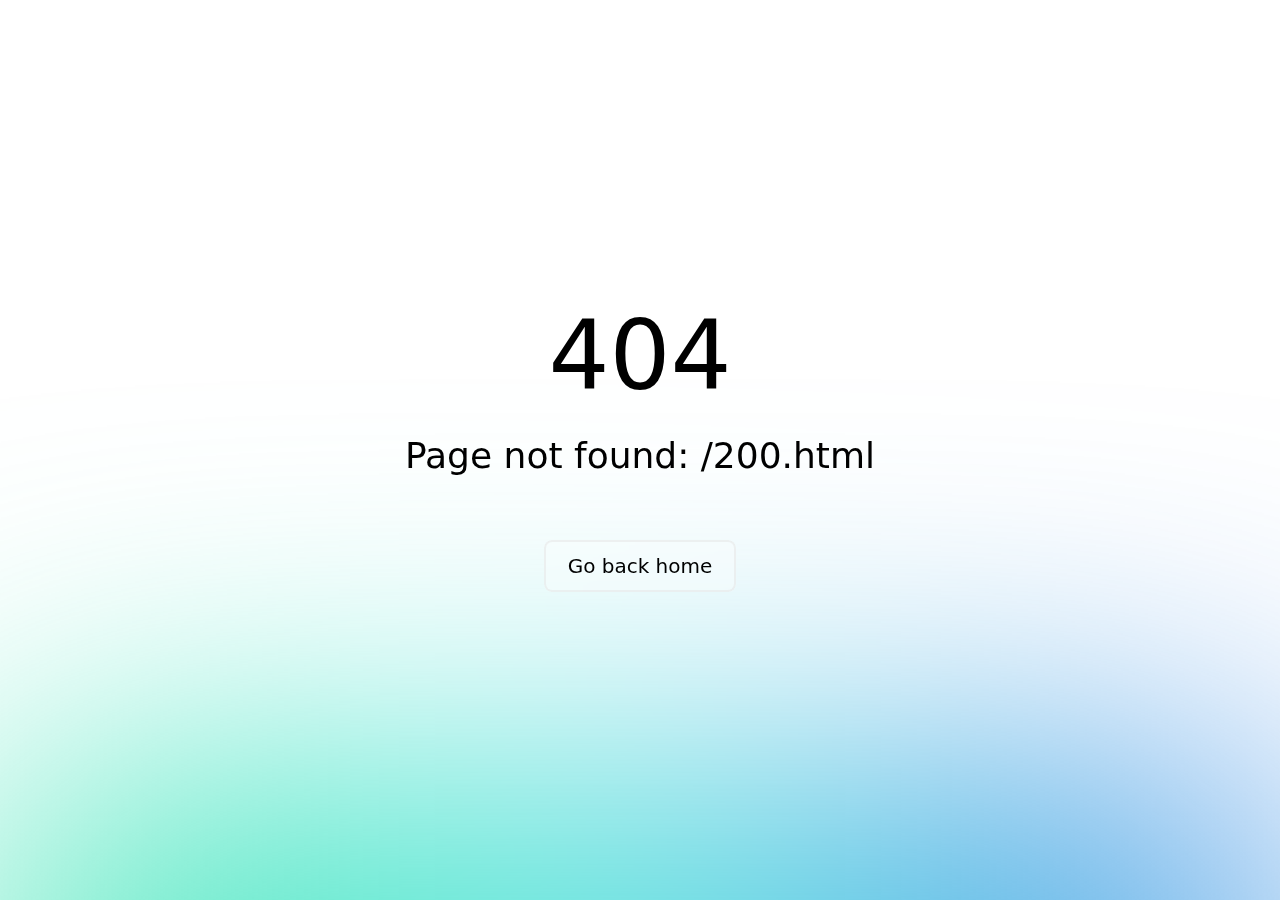
<file: 200.html>
<!DOCTYPE html><html><head><meta charset="utf-8">
<meta name="viewport" content="width=device-width, initial-scale=1">
<style>/*! tailwindcss v3.4.0 | MIT License | https://tailwindcss.com*/*,:after,:before{border:0 solid #e5e7eb;box-sizing:border-box}:after,:before{--tw-content:""}:host,html{line-height:1.5;-webkit-text-size-adjust:100%;font-family:ui-sans-serif,system-ui,sans-serif,Apple Color Emoji,Segoe UI Emoji,Segoe UI Symbol,Noto Color Emoji;font-feature-settings:normal;font-variation-settings:normal;-moz-tab-size:4;-o-tab-size:4;tab-size:4;-webkit-tap-highlight-color:transparent}body{line-height:inherit;margin:0}hr{border-top-width:1px;color:inherit;height:0}abbr:where([title]){-webkit-text-decoration:underline dotted;text-decoration:underline dotted}h1,h2,h3,h4,h5,h6{font-size:inherit;font-weight:inherit}a{color:inherit;text-decoration:inherit}b,strong{font-weight:bolder}code,kbd,pre,samp{font-family:ui-monospace,SFMono-Regular,Menlo,Monaco,Consolas,Liberation Mono,Courier New,monospace;font-feature-settings:normal;font-size:1em;font-variation-settings:normal}small{font-size:80%}sub,sup{font-size:75%;line-height:0;position:relative;vertical-align:baseline}sub{bottom:-.25em}sup{top:-.5em}table{border-collapse:collapse;border-color:inherit;text-indent:0}button,input,optgroup,select,textarea{color:inherit;font-family:inherit;font-feature-settings:inherit;font-size:100%;font-variation-settings:inherit;font-weight:inherit;line-height:inherit;margin:0;padding:0}button,select{text-transform:none}[type=button],[type=reset],[type=submit],button{-webkit-appearance:button;background-color:transparent;background-image:none}:-moz-focusring{outline:auto}:-moz-ui-invalid{box-shadow:none}progress{vertical-align:baseline}::-webkit-inner-spin-button,::-webkit-outer-spin-button{height:auto}[type=search]{-webkit-appearance:textfield;outline-offset:-2px}::-webkit-search-decoration{-webkit-appearance:none}::-webkit-file-upload-button{-webkit-appearance:button;font:inherit}summary{display:list-item}blockquote,dd,dl,figure,h1,h2,h3,h4,h5,h6,hr,p,pre{margin:0}fieldset{margin:0}fieldset,legend{padding:0}menu,ol,ul{list-style:none;margin:0;padding:0}dialog{padding:0}textarea{resize:vertical}input::-moz-placeholder,textarea::-moz-placeholder{color:#9ca3af;opacity:1}input::placeholder,textarea::placeholder{color:#9ca3af;opacity:1}[role=button],button{cursor:pointer}:disabled{cursor:default}audio,canvas,embed,iframe,img,object,svg,video{display:block;vertical-align:middle}img,video{height:auto;max-width:100%}[hidden]{display:none}*,:after,:before{--tw-border-spacing-x:0;--tw-border-spacing-y:0;--tw-translate-x:0;--tw-translate-y:0;--tw-rotate:0;--tw-skew-x:0;--tw-skew-y:0;--tw-scale-x:1;--tw-scale-y:1;--tw-pan-x: ;--tw-pan-y: ;--tw-pinch-zoom: ;--tw-scroll-snap-strictness:proximity;--tw-gradient-from-position: ;--tw-gradient-via-position: ;--tw-gradient-to-position: ;--tw-ordinal: ;--tw-slashed-zero: ;--tw-numeric-figure: ;--tw-numeric-spacing: ;--tw-numeric-fraction: ;--tw-ring-inset: ;--tw-ring-offset-width:0px;--tw-ring-offset-color:#fff;--tw-ring-color:rgba(59,130,246,.5);--tw-ring-offset-shadow:0 0 #0000;--tw-ring-shadow:0 0 #0000;--tw-shadow:0 0 #0000;--tw-shadow-colored:0 0 #0000;--tw-blur: ;--tw-brightness: ;--tw-contrast: ;--tw-grayscale: ;--tw-hue-rotate: ;--tw-invert: ;--tw-saturate: ;--tw-sepia: ;--tw-drop-shadow: ;--tw-backdrop-blur: ;--tw-backdrop-brightness: ;--tw-backdrop-contrast: ;--tw-backdrop-grayscale: ;--tw-backdrop-hue-rotate: ;--tw-backdrop-invert: ;--tw-backdrop-opacity: ;--tw-backdrop-saturate: ;--tw-backdrop-sepia: }::backdrop{--tw-border-spacing-x:0;--tw-border-spacing-y:0;--tw-translate-x:0;--tw-translate-y:0;--tw-rotate:0;--tw-skew-x:0;--tw-skew-y:0;--tw-scale-x:1;--tw-scale-y:1;--tw-pan-x: ;--tw-pan-y: ;--tw-pinch-zoom: ;--tw-scroll-snap-strictness:proximity;--tw-gradient-from-position: ;--tw-gradient-via-position: ;--tw-gradient-to-position: ;--tw-ordinal: ;--tw-slashed-zero: ;--tw-numeric-figure: ;--tw-numeric-spacing: ;--tw-numeric-fraction: ;--tw-ring-inset: ;--tw-ring-offset-width:0px;--tw-ring-offset-color:#fff;--tw-ring-color:rgba(59,130,246,.5);--tw-ring-offset-shadow:0 0 #0000;--tw-ring-shadow:0 0 #0000;--tw-shadow:0 0 #0000;--tw-shadow-colored:0 0 #0000;--tw-blur: ;--tw-brightness: ;--tw-contrast: ;--tw-grayscale: ;--tw-hue-rotate: ;--tw-invert: ;--tw-saturate: ;--tw-sepia: ;--tw-drop-shadow: ;--tw-backdrop-blur: ;--tw-backdrop-brightness: ;--tw-backdrop-contrast: ;--tw-backdrop-grayscale: ;--tw-backdrop-hue-rotate: ;--tw-backdrop-invert: ;--tw-backdrop-opacity: ;--tw-backdrop-saturate: ;--tw-backdrop-sepia: }.container{width:100%}@media (min-width:640px){.container{max-width:640px}}@media (min-width:768px){.container{max-width:768px}}@media (min-width:1024px){.container{max-width:1024px}}@media (min-width:1280px){.container{max-width:1280px}}@media (min-width:1536px){.container{max-width:1536px}}.sr-only{height:1px;margin:-1px;overflow:hidden;padding:0;position:absolute;width:1px;clip:rect(0,0,0,0);border-width:0;white-space:nowrap}.pointer-events-none{pointer-events:none}.pointer-events-auto{pointer-events:auto}.fixed{position:fixed}.absolute{position:absolute}.relative{position:relative}.inset-0{top:0;right:0;bottom:0;left:0}.inset-y-0{bottom:0;top:0}.bottom-0{bottom:0}.bottom-4{bottom:1rem}.bottom-8{bottom:2rem}.left-0{left:0}.left-1\/2{left:50%}.left-4{left:1rem}.left-8{left:2rem}.left-\[-3\.5rem\]{left:-3.5rem}.left-\[-4\.5rem\]{left:-4.5rem}.right-0{right:0}.right-2{right:.5rem}.right-4{right:1rem}.right-\[-3\.5rem\]{right:-3.5rem}.right-\[-4\.5rem\]{right:-4.5rem}.top-0{top:0}.top-1\/2{top:50%}.top-2{top:.5rem}.top-4{top:1rem}.top-full{top:100%}.z-0{z-index:0}.z-10{z-index:10}.z-20{z-index:20}.z-40{z-index:40}.z-50{z-index:50}.z-\[9999\]{z-index:9999}.mx-auto{margin-left:auto;margin-right:auto}.my-1{margin-bottom:.25rem;margin-top:.25rem}.-ml-1{margin-left:-.25rem}.mb-1{margin-bottom:.25rem}.mb-10{margin-bottom:2.5rem}.mb-2{margin-bottom:.5rem}.mb-3{margin-bottom:.75rem}.mb-4{margin-bottom:1rem}.mb-6{margin-bottom:1.5rem}.mb-8{margin-bottom:2rem}.ml-1{margin-left:.25rem}.ml-3{margin-left:.75rem}.ml-4{margin-left:1rem}.mr-1{margin-right:.25rem}.mr-2{margin-right:.5rem}.mr-3{margin-right:.75rem}.mt-1{margin-top:.25rem}.mt-16{margin-top:4rem}.mt-2{margin-top:.5rem}.mt-3{margin-top:.75rem}.mt-4{margin-top:1rem}.mt-5{margin-top:1.25rem}.mt-8{margin-top:2rem}.block{display:block}.inline-block{display:inline-block}.flex{display:flex}.inline-flex{display:inline-flex}.grid{display:grid}.hidden{display:none}.aspect-square{aspect-ratio:1/1}.h-1{height:.25rem}.h-12{height:3rem}.h-16{height:4rem}.h-2{height:.5rem}.h-2\.5{height:.625rem}.h-20{height:5rem}.h-3{height:.75rem}.h-4{height:1rem}.h-48{height:12rem}.h-5{height:1.25rem}.h-6{height:1.5rem}.h-64{height:16rem}.h-8{height:2rem}.h-full{height:100%}.min-h-screen{min-height:100vh}.w-0{width:0}.w-0\.5{width:.125rem}.w-12{width:3rem}.w-16{width:4rem}.w-2{width:.5rem}.w-2\.5{width:.625rem}.w-20{width:5rem}.w-3{width:.75rem}.w-4{width:1rem}.w-5{width:1.25rem}.w-56{width:14rem}.w-6{width:1.5rem}.w-8{width:2rem}.w-full{width:100%}.w-px{width:1px}.min-w-0{min-width:0}.min-w-\[60px\]{min-width:60px}.max-w-2xl{max-width:42rem}.max-w-32{max-width:8rem}.max-w-4xl{max-width:56rem}.max-w-7xl{max-width:80rem}.max-w-md{max-width:28rem}.max-w-none{max-width:none}.max-w-sm{max-width:24rem}.max-w-xl{max-width:36rem}.flex-1{flex:1 1 0%}.flex-shrink-0{flex-shrink:0}.origin-center{transform-origin:center}.origin-top-right{transform-origin:top right}.-translate-x-1\/2{--tw-translate-x:-50%}.-translate-x-1\/2,.-translate-y-1\/2{transform:translate(var(--tw-translate-x),var(--tw-translate-y)) rotate(var(--tw-rotate)) skew(var(--tw-skew-x)) skewY(var(--tw-skew-y)) scaleX(var(--tw-scale-x)) scaleY(var(--tw-scale-y))}.-translate-y-1\/2{--tw-translate-y:-50%}.translate-y-0{--tw-translate-y:0px}.translate-y-0,.translate-y-2{transform:translate(var(--tw-translate-x),var(--tw-translate-y)) rotate(var(--tw-rotate)) skew(var(--tw-skew-x)) skewY(var(--tw-skew-y)) scaleX(var(--tw-scale-x)) scaleY(var(--tw-scale-y))}.translate-y-2{--tw-translate-y:.5rem}.rotate-180{--tw-rotate:180deg}.rotate-180,.rotate-45{transform:translate(var(--tw-translate-x),var(--tw-translate-y)) rotate(var(--tw-rotate)) skew(var(--tw-skew-x)) skewY(var(--tw-skew-y)) scaleX(var(--tw-scale-x)) scaleY(var(--tw-scale-y))}.rotate-45{--tw-rotate:45deg}.scale-100{--tw-scale-x:1;--tw-scale-y:1}.scale-100,.scale-150{transform:translate(var(--tw-translate-x),var(--tw-translate-y)) rotate(var(--tw-rotate)) skew(var(--tw-skew-x)) skewY(var(--tw-skew-y)) scaleX(var(--tw-scale-x)) scaleY(var(--tw-scale-y))}.scale-150{--tw-scale-x:1.5;--tw-scale-y:1.5}.scale-95{--tw-scale-x:.95;--tw-scale-y:.95}.scale-95,.transform{transform:translate(var(--tw-translate-x),var(--tw-translate-y)) rotate(var(--tw-rotate)) skew(var(--tw-skew-x)) skewY(var(--tw-skew-y)) scaleX(var(--tw-scale-x)) scaleY(var(--tw-scale-y))}@keyframes pulse{50%{opacity:.5}}.animate-pulse{animation:pulse 2s cubic-bezier(.4,0,.6,1) infinite}@keyframes spin{to{transform:rotate(1turn)}}.animate-spin{animation:spin 1s linear infinite}.cursor-default{cursor:default}.cursor-grab{cursor:grab}.cursor-pointer{cursor:pointer}.select-none{-webkit-user-select:none;-moz-user-select:none;user-select:none}.grid-cols-1{grid-template-columns:repeat(1,minmax(0,1fr))}.grid-cols-2{grid-template-columns:repeat(2,minmax(0,1fr))}.grid-cols-3{grid-template-columns:repeat(3,minmax(0,1fr))}.grid-cols-4{grid-template-columns:repeat(4,minmax(0,1fr))}.flex-wrap{flex-wrap:wrap}.items-start{align-items:flex-start}.items-end{align-items:flex-end}.items-center{align-items:center}.justify-end{justify-content:flex-end}.justify-center{justify-content:center}.justify-between{justify-content:space-between}.gap-2{gap:.5rem}.gap-3{gap:.75rem}.gap-4{gap:1rem}.gap-6{gap:1.5rem}.gap-8{gap:2rem}.space-x-1>:not([hidden])~:not([hidden]){--tw-space-x-reverse:0;margin-left:calc(.25rem*(1 - var(--tw-space-x-reverse)));margin-right:calc(.25rem*var(--tw-space-x-reverse))}.space-x-2>:not([hidden])~:not([hidden]){--tw-space-x-reverse:0;margin-left:calc(.5rem*(1 - var(--tw-space-x-reverse)));margin-right:calc(.5rem*var(--tw-space-x-reverse))}.space-x-4>:not([hidden])~:not([hidden]){--tw-space-x-reverse:0;margin-left:calc(1rem*(1 - var(--tw-space-x-reverse)));margin-right:calc(1rem*var(--tw-space-x-reverse))}.space-x-5>:not([hidden])~:not([hidden]){--tw-space-x-reverse:0;margin-left:calc(1.25rem*(1 - var(--tw-space-x-reverse)));margin-right:calc(1.25rem*var(--tw-space-x-reverse))}.space-x-8>:not([hidden])~:not([hidden]){--tw-space-x-reverse:0;margin-left:calc(2rem*(1 - var(--tw-space-x-reverse)));margin-right:calc(2rem*var(--tw-space-x-reverse))}.space-y-16>:not([hidden])~:not([hidden]){--tw-space-y-reverse:0;margin-bottom:calc(4rem*var(--tw-space-y-reverse));margin-top:calc(4rem*(1 - var(--tw-space-y-reverse)))}.space-y-2>:not([hidden])~:not([hidden]){--tw-space-y-reverse:0;margin-bottom:calc(.5rem*var(--tw-space-y-reverse));margin-top:calc(.5rem*(1 - var(--tw-space-y-reverse)))}.space-y-3>:not([hidden])~:not([hidden]){--tw-space-y-reverse:0;margin-bottom:calc(.75rem*var(--tw-space-y-reverse));margin-top:calc(.75rem*(1 - var(--tw-space-y-reverse)))}.space-y-4>:not([hidden])~:not([hidden]){--tw-space-y-reverse:0;margin-bottom:calc(1rem*var(--tw-space-y-reverse));margin-top:calc(1rem*(1 - var(--tw-space-y-reverse)))}.space-y-6>:not([hidden])~:not([hidden]){--tw-space-y-reverse:0;margin-bottom:calc(1.5rem*var(--tw-space-y-reverse));margin-top:calc(1.5rem*(1 - var(--tw-space-y-reverse)))}.space-y-8>:not([hidden])~:not([hidden]){--tw-space-y-reverse:0;margin-bottom:calc(2rem*var(--tw-space-y-reverse));margin-top:calc(2rem*(1 - var(--tw-space-y-reverse)))}.overflow-hidden{overflow:hidden}.overflow-x-auto{overflow-x:auto}.truncate{overflow:hidden;text-overflow:ellipsis}.truncate,.whitespace-nowrap{white-space:nowrap}.rounded{border-radius:.25rem}.rounded-2xl{border-radius:1rem}.rounded-full{border-radius:9999px}.rounded-lg{border-radius:.5rem}.rounded-md{border-radius:.375rem}.rounded-xl{border-radius:.75rem}.border{border-width:1px}.border-2{border-width:2px}.border-b{border-bottom-width:1px}.border-b-2{border-bottom-width:2px}.border-l-2{border-left-width:2px}.border-t{border-top-width:1px}.border-dashed{border-style:dashed}.border-blue-500{--tw-border-opacity:1;border-color:rgb(59 130 246/var(--tw-border-opacity))}.border-gray-100{--tw-border-opacity:1;border-color:rgb(243 244 246/var(--tw-border-opacity))}.border-gray-200{--tw-border-opacity:1;border-color:rgb(229 231 235/var(--tw-border-opacity))}.border-gray-300{--tw-border-opacity:1;border-color:rgb(209 213 219/var(--tw-border-opacity))}.border-gray-400{--tw-border-opacity:1;border-color:rgb(156 163 175/var(--tw-border-opacity))}.border-gray-600{--tw-border-opacity:1;border-color:rgb(75 85 99/var(--tw-border-opacity))}.border-gray-800{--tw-border-opacity:1;border-color:rgb(31 41 55/var(--tw-border-opacity))}.border-stone-200\/30{border-color:#e7e5e44d}.border-stone-200\/40{border-color:#e7e5e466}.border-stone-200\/50{border-color:#e7e5e480}.border-stone-300\/30{border-color:#d6d3d14d}.border-stone-300\/50{border-color:#d6d3d180}.border-transparent{border-color:transparent}.border-white{--tw-border-opacity:1;border-color:rgb(255 255 255/var(--tw-border-opacity))}.border-white\/30{border-color:#ffffff4d}.border-opacity-30{--tw-border-opacity:.3}.bg-black{--tw-bg-opacity:1;background-color:rgb(0 0 0/var(--tw-bg-opacity))}.bg-blue-500{--tw-bg-opacity:1;background-color:rgb(59 130 246/var(--tw-bg-opacity))}.bg-blue-600{--tw-bg-opacity:1;background-color:rgb(37 99 235/var(--tw-bg-opacity))}.bg-current{background-color:currentColor}.bg-gray-100{--tw-bg-opacity:1;background-color:rgb(243 244 246/var(--tw-bg-opacity))}.bg-gray-200{--tw-bg-opacity:1;background-color:rgb(229 231 235/var(--tw-bg-opacity))}.bg-gray-300{--tw-bg-opacity:1;background-color:rgb(209 213 219/var(--tw-bg-opacity))}.bg-gray-400{--tw-bg-opacity:1;background-color:rgb(156 163 175/var(--tw-bg-opacity))}.bg-gray-50{--tw-bg-opacity:1;background-color:rgb(249 250 251/var(--tw-bg-opacity))}.bg-gray-500{--tw-bg-opacity:1;background-color:rgb(107 114 128/var(--tw-bg-opacity))}.bg-gray-800{--tw-bg-opacity:1;background-color:rgb(31 41 55/var(--tw-bg-opacity))}.bg-gray-800\/80{background-color:#1f2937cc}.bg-green-50{--tw-bg-opacity:1;background-color:rgb(240 253 244/var(--tw-bg-opacity))}.bg-green-500{--tw-bg-opacity:1;background-color:rgb(34 197 94/var(--tw-bg-opacity))}.bg-red-100{--tw-bg-opacity:1;background-color:rgb(254 226 226/var(--tw-bg-opacity))}.bg-red-50{--tw-bg-opacity:1;background-color:rgb(254 242 242/var(--tw-bg-opacity))}.bg-red-500{--tw-bg-opacity:1;background-color:rgb(239 68 68/var(--tw-bg-opacity))}.bg-stone-100\/50{background-color:#f5f5f480}.bg-stone-100\/70{background-color:#f5f5f4b3}.bg-stone-200\/60{background-color:#e7e5e499}.bg-white{--tw-bg-opacity:1;background-color:rgb(255 255 255/var(--tw-bg-opacity))}.bg-white\/40{background-color:#fff6}.bg-white\/60{background-color:#fff9}.bg-white\/70{background-color:#ffffffb3}.bg-white\/80{background-color:#fffc}.bg-white\/90{background-color:#ffffffe6}.bg-opacity-50{--tw-bg-opacity:.5}.bg-opacity-70{--tw-bg-opacity:.7}.bg-opacity-80{--tw-bg-opacity:.8}.bg-opacity-90{--tw-bg-opacity:.9}.bg-gradient-to-br{background-image:linear-gradient(to bottom right,var(--tw-gradient-stops))}.bg-gradient-to-r{background-image:linear-gradient(to right,var(--tw-gradient-stops))}.bg-gradient-to-t{background-image:linear-gradient(to top,var(--tw-gradient-stops))}.from-black\/60{--tw-gradient-from:rgba(0,0,0,.6) var(--tw-gradient-from-position);--tw-gradient-to:transparent var(--tw-gradient-to-position);--tw-gradient-stops:var(--tw-gradient-from),var(--tw-gradient-to)}.from-blue-500{--tw-gradient-from:#3b82f6 var(--tw-gradient-from-position);--tw-gradient-to:rgba(59,130,246,0) var(--tw-gradient-to-position);--tw-gradient-stops:var(--tw-gradient-from),var(--tw-gradient-to)}.from-blue-500\/20{--tw-gradient-from:rgba(59,130,246,.2) var(--tw-gradient-from-position);--tw-gradient-to:rgba(59,130,246,0) var(--tw-gradient-to-position);--tw-gradient-stops:var(--tw-gradient-from),var(--tw-gradient-to)}.from-stone-50{--tw-gradient-from:#fafaf9 var(--tw-gradient-from-position);--tw-gradient-to:hsla(60,9%,98%,0) var(--tw-gradient-to-position);--tw-gradient-stops:var(--tw-gradient-from),var(--tw-gradient-to)}.from-stone-50\/80{--tw-gradient-from:hsla(60,9%,98%,.8) var(--tw-gradient-from-position);--tw-gradient-to:hsla(60,9%,98%,0) var(--tw-gradient-to-position);--tw-gradient-stops:var(--tw-gradient-from),var(--tw-gradient-to)}.via-transparent{--tw-gradient-to:transparent var(--tw-gradient-to-position);--tw-gradient-stops:var(--tw-gradient-from),transparent var(--tw-gradient-via-position),var(--tw-gradient-to)}.to-neutral-100{--tw-gradient-to:#f5f5f5 var(--tw-gradient-to-position)}.to-neutral-50\/80{--tw-gradient-to:hsla(0,0%,98%,.8) var(--tw-gradient-to-position)}.to-purple-600{--tw-gradient-to:#9333ea var(--tw-gradient-to-position)}.to-purple-600\/20{--tw-gradient-to:rgba(147,51,234,.2) var(--tw-gradient-to-position)}.to-transparent{--tw-gradient-to:transparent var(--tw-gradient-to-position)}.object-cover{-o-object-fit:cover;object-fit:cover}.p-1{padding:.25rem}.p-2{padding:.5rem}.p-2\.5{padding:.625rem}.p-3{padding:.75rem}.p-4{padding:1rem}.p-6{padding:1.5rem}.p-8{padding:2rem}.px-2{padding-left:.5rem;padding-right:.5rem}.px-3{padding-left:.75rem;padding-right:.75rem}.px-4{padding-left:1rem;padding-right:1rem}.px-5{padding-left:1.25rem;padding-right:1.25rem}.px-6{padding-left:1.5rem;padding-right:1.5rem}.px-8{padding-left:2rem;padding-right:2rem}.py-1{padding-bottom:.25rem;padding-top:.25rem}.py-10{padding-bottom:2.5rem;padding-top:2.5rem}.py-12{padding-bottom:3rem;padding-top:3rem}.py-16{padding-bottom:4rem;padding-top:4rem}.py-2{padding-bottom:.5rem;padding-top:.5rem}.py-2\.5{padding-bottom:.625rem;padding-top:.625rem}.py-3{padding-bottom:.75rem;padding-top:.75rem}.py-4{padding-bottom:1rem;padding-top:1rem}.py-6{padding-bottom:1.5rem;padding-top:1.5rem}.py-8{padding-bottom:2rem;padding-top:2rem}.pb-2{padding-bottom:.5rem}.pb-6{padding-bottom:1.5rem}.pl-10{padding-left:2.5rem}.pl-3{padding-left:.75rem}.pl-6{padding-left:1.5rem}.pr-10{padding-right:2.5rem}.pr-3{padding-right:.75rem}.pt-4{padding-top:1rem}.text-left{text-align:left}.text-center{text-align:center}.text-right{text-align:right}.text-2xl{font-size:1.5rem;line-height:2rem}.text-3xl{font-size:1.875rem;line-height:2.25rem}.text-4xl{font-size:2.25rem;line-height:2.5rem}.text-6xl{font-size:3.75rem;line-height:1}.text-lg{font-size:1.125rem;line-height:1.75rem}.text-sm{font-size:.875rem;line-height:1.25rem}.text-xl{font-size:1.25rem;line-height:1.75rem}.text-xs{font-size:.75rem;line-height:1rem}.font-bold{font-weight:700}.font-extrabold{font-weight:800}.font-extralight{font-weight:200}.font-light{font-weight:300}.font-medium{font-weight:500}.font-semibold{font-weight:600}.uppercase{text-transform:uppercase}.italic{font-style:italic}.leading-relaxed{line-height:1.625}.tracking-wide{letter-spacing:.025em}.tracking-wider{letter-spacing:.05em}.text-amber-600{--tw-text-opacity:1;color:rgb(217 119 6/var(--tw-text-opacity))}.text-blue-600{--tw-text-opacity:1;color:rgb(37 99 235/var(--tw-text-opacity))}.text-emerald-600{--tw-text-opacity:1;color:rgb(5 150 105/var(--tw-text-opacity))}.text-gray-300{--tw-text-opacity:1;color:rgb(209 213 219/var(--tw-text-opacity))}.text-gray-400{--tw-text-opacity:1;color:rgb(156 163 175/var(--tw-text-opacity))}.text-gray-500{--tw-text-opacity:1;color:rgb(107 114 128/var(--tw-text-opacity))}.text-gray-600{--tw-text-opacity:1;color:rgb(75 85 99/var(--tw-text-opacity))}.text-gray-700{--tw-text-opacity:1;color:rgb(55 65 81/var(--tw-text-opacity))}.text-gray-800{--tw-text-opacity:1;color:rgb(31 41 55/var(--tw-text-opacity))}.text-gray-900{--tw-text-opacity:1;color:rgb(17 24 39/var(--tw-text-opacity))}.text-green-500{--tw-text-opacity:1;color:rgb(34 197 94/var(--tw-text-opacity))}.text-green-600{--tw-text-opacity:1;color:rgb(22 163 74/var(--tw-text-opacity))}.text-green-800{--tw-text-opacity:1;color:rgb(22 101 52/var(--tw-text-opacity))}.text-indigo-500{--tw-text-opacity:1;color:rgb(99 102 241/var(--tw-text-opacity))}.text-indigo-600{--tw-text-opacity:1;color:rgb(79 70 229/var(--tw-text-opacity))}.text-orange-600{--tw-text-opacity:1;color:rgb(234 88 12/var(--tw-text-opacity))}.text-purple-600{--tw-text-opacity:1;color:rgb(147 51 234/var(--tw-text-opacity))}.text-red-400{--tw-text-opacity:1;color:rgb(248 113 113/var(--tw-text-opacity))}.text-red-600{--tw-text-opacity:1;color:rgb(220 38 38/var(--tw-text-opacity))}.text-red-700{--tw-text-opacity:1;color:rgb(185 28 28/var(--tw-text-opacity))}.text-red-800{--tw-text-opacity:1;color:rgb(153 27 27/var(--tw-text-opacity))}.text-rose-500{--tw-text-opacity:1;color:rgb(244 63 94/var(--tw-text-opacity))}.text-stone-300{--tw-text-opacity:1;color:rgb(214 211 209/var(--tw-text-opacity))}.text-stone-400{--tw-text-opacity:1;color:rgb(168 162 158/var(--tw-text-opacity))}.text-stone-500{--tw-text-opacity:1;color:rgb(120 113 108/var(--tw-text-opacity))}.text-stone-600{--tw-text-opacity:1;color:rgb(87 83 78/var(--tw-text-opacity))}.text-stone-700{--tw-text-opacity:1;color:rgb(68 64 60/var(--tw-text-opacity))}.text-stone-800{--tw-text-opacity:1;color:rgb(41 37 36/var(--tw-text-opacity))}.text-white{--tw-text-opacity:1;color:rgb(255 255 255/var(--tw-text-opacity))}.opacity-0{opacity:0}.opacity-10{opacity:.1}.opacity-100{opacity:1}.opacity-25{opacity:.25}.opacity-30{opacity:.3}.opacity-60{opacity:.6}.opacity-70{opacity:.7}.opacity-75{opacity:.75}.opacity-80{opacity:.8}.shadow{--tw-shadow:0 1px 3px 0 rgba(0,0,0,.1),0 1px 2px -1px rgba(0,0,0,.1);--tw-shadow-colored:0 1px 3px 0 var(--tw-shadow-color),0 1px 2px -1px var(--tw-shadow-color)}.shadow,.shadow-2xl{box-shadow:var(--tw-ring-offset-shadow,0 0 #0000),var(--tw-ring-shadow,0 0 #0000),var(--tw-shadow)}.shadow-2xl{--tw-shadow:0 25px 50px -12px rgba(0,0,0,.25);--tw-shadow-colored:0 25px 50px -12px var(--tw-shadow-color)}.shadow-lg{--tw-shadow:0 10px 15px -3px rgba(0,0,0,.1),0 4px 6px -4px rgba(0,0,0,.1);--tw-shadow-colored:0 10px 15px -3px var(--tw-shadow-color),0 4px 6px -4px var(--tw-shadow-color)}.shadow-lg,.shadow-md{box-shadow:var(--tw-ring-offset-shadow,0 0 #0000),var(--tw-ring-shadow,0 0 #0000),var(--tw-shadow)}.shadow-md{--tw-shadow:0 4px 6px -1px rgba(0,0,0,.1),0 2px 4px -2px rgba(0,0,0,.1);--tw-shadow-colored:0 4px 6px -1px var(--tw-shadow-color),0 2px 4px -2px var(--tw-shadow-color)}.shadow-sm{--tw-shadow:0 1px 2px 0 rgba(0,0,0,.05);--tw-shadow-colored:0 1px 2px 0 var(--tw-shadow-color);box-shadow:var(--tw-ring-offset-shadow,0 0 #0000),var(--tw-ring-shadow,0 0 #0000),var(--tw-shadow)}.shadow-blue-500\/60{--tw-shadow-color:rgba(59,130,246,.6);--tw-shadow:var(--tw-shadow-colored)}.ring-1{--tw-ring-offset-shadow:var(--tw-ring-inset) 0 0 0 var(--tw-ring-offset-width) var(--tw-ring-offset-color);--tw-ring-shadow:var(--tw-ring-inset) 0 0 0 calc(1px + var(--tw-ring-offset-width)) var(--tw-ring-color);box-shadow:var(--tw-ring-offset-shadow),var(--tw-ring-shadow),var(--tw-shadow,0 0 #0000)}.ring-black{--tw-ring-opacity:1;--tw-ring-color:rgb(0 0 0/var(--tw-ring-opacity))}.ring-opacity-5{--tw-ring-opacity:.05}.blur{--tw-blur:blur(8px)}.blur,.filter{filter:var(--tw-blur) var(--tw-brightness) var(--tw-contrast) var(--tw-grayscale) var(--tw-hue-rotate) var(--tw-invert) var(--tw-saturate) var(--tw-sepia) var(--tw-drop-shadow)}.backdrop-blur-sm{--tw-backdrop-blur:blur(4px)}.backdrop-blur-sm,.backdrop-filter{-webkit-backdrop-filter:var(--tw-backdrop-blur) var(--tw-backdrop-brightness) var(--tw-backdrop-contrast) var(--tw-backdrop-grayscale) var(--tw-backdrop-hue-rotate) var(--tw-backdrop-invert) var(--tw-backdrop-opacity) var(--tw-backdrop-saturate) var(--tw-backdrop-sepia);backdrop-filter:var(--tw-backdrop-blur) var(--tw-backdrop-brightness) var(--tw-backdrop-contrast) var(--tw-backdrop-grayscale) var(--tw-backdrop-hue-rotate) var(--tw-backdrop-invert) var(--tw-backdrop-opacity) var(--tw-backdrop-saturate) var(--tw-backdrop-sepia)}.transition{transition-duration:.15s;transition-property:color,background-color,border-color,text-decoration-color,fill,stroke,opacity,box-shadow,transform,filter,-webkit-backdrop-filter;transition-property:color,background-color,border-color,text-decoration-color,fill,stroke,opacity,box-shadow,transform,filter,backdrop-filter;transition-property:color,background-color,border-color,text-decoration-color,fill,stroke,opacity,box-shadow,transform,filter,backdrop-filter,-webkit-backdrop-filter;transition-timing-function:cubic-bezier(.4,0,.2,1)}.transition-all{transition-duration:.15s;transition-property:all;transition-timing-function:cubic-bezier(.4,0,.2,1)}.transition-colors{transition-duration:.15s;transition-property:color,background-color,border-color,text-decoration-color,fill,stroke;transition-timing-function:cubic-bezier(.4,0,.2,1)}.transition-opacity{transition-duration:.15s;transition-property:opacity;transition-timing-function:cubic-bezier(.4,0,.2,1)}.transition-transform{transition-duration:.15s;transition-property:transform;transition-timing-function:cubic-bezier(.4,0,.2,1)}.duration-100{transition-duration:.1s}.duration-200{transition-duration:.2s}.duration-300{transition-duration:.3s}.duration-500{transition-duration:.5s}.duration-75{transition-duration:75ms}.ease-in{transition-timing-function:cubic-bezier(.4,0,1,1)}.ease-in-out{transition-timing-function:cubic-bezier(.4,0,.2,1)}.ease-linear{transition-timing-function:linear}.ease-out{transition-timing-function:cubic-bezier(0,0,.2,1)}.hover\:scale-105:hover{--tw-scale-x:1.05;--tw-scale-y:1.05}.hover\:scale-105:hover,.hover\:scale-110:hover{transform:translate(var(--tw-translate-x),var(--tw-translate-y)) rotate(var(--tw-rotate)) skew(var(--tw-skew-x)) skewY(var(--tw-skew-y)) scaleX(var(--tw-scale-x)) scaleY(var(--tw-scale-y))}.hover\:scale-110:hover{--tw-scale-x:1.1;--tw-scale-y:1.1}.hover\:scale-\[1\.02\]:hover{--tw-scale-x:1.02;--tw-scale-y:1.02}.hover\:scale-\[1\.02\]:hover,.hover\:transform:hover{transform:translate(var(--tw-translate-x),var(--tw-translate-y)) rotate(var(--tw-rotate)) skew(var(--tw-skew-x)) skewY(var(--tw-skew-y)) scaleX(var(--tw-scale-x)) scaleY(var(--tw-scale-y))}.hover\:border-gray-400:hover{--tw-border-opacity:1;border-color:rgb(156 163 175/var(--tw-border-opacity))}.hover\:border-white:hover{--tw-border-opacity:1;border-color:rgb(255 255 255/var(--tw-border-opacity))}.hover\:border-opacity-60:hover{--tw-border-opacity:.6}.hover\:bg-blue-700:hover{--tw-bg-opacity:1;background-color:rgb(29 78 216/var(--tw-bg-opacity))}.hover\:bg-gray-100:hover{--tw-bg-opacity:1;background-color:rgb(243 244 246/var(--tw-bg-opacity))}.hover\:bg-gray-200:hover{--tw-bg-opacity:1;background-color:rgb(229 231 235/var(--tw-bg-opacity))}.hover\:bg-gray-300:hover{--tw-bg-opacity:1;background-color:rgb(209 213 219/var(--tw-bg-opacity))}.hover\:bg-gray-50:hover{--tw-bg-opacity:1;background-color:rgb(249 250 251/var(--tw-bg-opacity))}.hover\:bg-green-600:hover{--tw-bg-opacity:1;background-color:rgb(22 163 74/var(--tw-bg-opacity))}.hover\:bg-red-200:hover{--tw-bg-opacity:1;background-color:rgb(254 202 202/var(--tw-bg-opacity))}.hover\:bg-red-600:hover{--tw-bg-opacity:1;background-color:rgb(220 38 38/var(--tw-bg-opacity))}.hover\:bg-white:hover{--tw-bg-opacity:1;background-color:rgb(255 255 255/var(--tw-bg-opacity))}.hover\:bg-white\/50:hover{background-color:#ffffff80}.hover\:bg-white\/80:hover{background-color:#fffc}.hover\:bg-opacity-20:hover{--tw-bg-opacity:.2}.hover\:bg-opacity-70:hover{--tw-bg-opacity:.7}.hover\:text-blue-500:hover{--tw-text-opacity:1;color:rgb(59 130 246/var(--tw-text-opacity))}.hover\:text-gray-500:hover{--tw-text-opacity:1;color:rgb(107 114 128/var(--tw-text-opacity))}.hover\:text-gray-600:hover{--tw-text-opacity:1;color:rgb(75 85 99/var(--tw-text-opacity))}.hover\:text-gray-700:hover{--tw-text-opacity:1;color:rgb(55 65 81/var(--tw-text-opacity))}.hover\:text-gray-800:hover{--tw-text-opacity:1;color:rgb(31 41 55/var(--tw-text-opacity))}.hover\:text-gray-900:hover{--tw-text-opacity:1;color:rgb(17 24 39/var(--tw-text-opacity))}.hover\:text-indigo-500:hover{--tw-text-opacity:1;color:rgb(99 102 241/var(--tw-text-opacity))}.hover\:text-stone-600:hover{--tw-text-opacity:1;color:rgb(87 83 78/var(--tw-text-opacity))}.hover\:shadow-lg:hover{--tw-shadow:0 10px 15px -3px rgba(0,0,0,.1),0 4px 6px -4px rgba(0,0,0,.1);--tw-shadow-colored:0 10px 15px -3px var(--tw-shadow-color),0 4px 6px -4px var(--tw-shadow-color)}.hover\:shadow-lg:hover,.hover\:shadow-md:hover{box-shadow:var(--tw-ring-offset-shadow,0 0 #0000),var(--tw-ring-shadow,0 0 #0000),var(--tw-shadow)}.hover\:shadow-md:hover{--tw-shadow:0 4px 6px -1px rgba(0,0,0,.1),0 2px 4px -2px rgba(0,0,0,.1);--tw-shadow-colored:0 4px 6px -1px var(--tw-shadow-color),0 2px 4px -2px var(--tw-shadow-color)}.hover\:shadow-sm:hover{--tw-shadow:0 1px 2px 0 rgba(0,0,0,.05);--tw-shadow-colored:0 1px 2px 0 var(--tw-shadow-color);box-shadow:var(--tw-ring-offset-shadow,0 0 #0000),var(--tw-ring-shadow,0 0 #0000),var(--tw-shadow)}.focus\:border-blue-500:focus{--tw-border-opacity:1;border-color:rgb(59 130 246/var(--tw-border-opacity))}.focus\:border-transparent:focus{border-color:transparent}.focus\:outline-none:focus{outline:2px solid transparent;outline-offset:2px}.focus\:ring-1:focus{--tw-ring-offset-shadow:var(--tw-ring-inset) 0 0 0 var(--tw-ring-offset-width) var(--tw-ring-offset-color);--tw-ring-shadow:var(--tw-ring-inset) 0 0 0 calc(1px + var(--tw-ring-offset-width)) var(--tw-ring-color)}.focus\:ring-1:focus,.focus\:ring-2:focus{box-shadow:var(--tw-ring-offset-shadow),var(--tw-ring-shadow),var(--tw-shadow,0 0 #0000)}.focus\:ring-2:focus{--tw-ring-offset-shadow:var(--tw-ring-inset) 0 0 0 var(--tw-ring-offset-width) var(--tw-ring-offset-color);--tw-ring-shadow:var(--tw-ring-inset) 0 0 0 calc(2px + var(--tw-ring-offset-width)) var(--tw-ring-color)}.focus\:ring-blue-500:focus{--tw-ring-opacity:1;--tw-ring-color:rgb(59 130 246/var(--tw-ring-opacity))}.focus\:ring-gray-500:focus{--tw-ring-opacity:1;--tw-ring-color:rgb(107 114 128/var(--tw-ring-opacity))}.focus\:ring-indigo-500:focus{--tw-ring-opacity:1;--tw-ring-color:rgb(99 102 241/var(--tw-ring-opacity))}.focus\:ring-offset-2:focus{--tw-ring-offset-width:2px}.active\:cursor-grabbing:active{cursor:grabbing}.disabled\:cursor-not-allowed:disabled{cursor:not-allowed}.disabled\:opacity-50:disabled{opacity:.5}.group:hover .group-hover\:translate-y-0{--tw-translate-y:0px}.group:hover .group-hover\:scale-105,.group:hover .group-hover\:translate-y-0{transform:translate(var(--tw-translate-x),var(--tw-translate-y)) rotate(var(--tw-rotate)) skew(var(--tw-skew-x)) skewY(var(--tw-skew-y)) scaleX(var(--tw-scale-x)) scaleY(var(--tw-scale-y))}.group:hover .group-hover\:scale-105{--tw-scale-x:1.05;--tw-scale-y:1.05}.group:hover .group-hover\:opacity-100{opacity:1}.group:hover .group-hover\:opacity-20{opacity:.2}@media (min-width:640px){.sm\:translate-x-0{--tw-translate-x:0px}.sm\:translate-x-0,.sm\:translate-x-2{transform:translate(var(--tw-translate-x),var(--tw-translate-y)) rotate(var(--tw-rotate)) skew(var(--tw-skew-x)) skewY(var(--tw-skew-y)) scaleX(var(--tw-scale-x)) scaleY(var(--tw-scale-y))}.sm\:translate-x-2{--tw-translate-x:.5rem}.sm\:translate-y-0{--tw-translate-y:0px;transform:translate(var(--tw-translate-x),var(--tw-translate-y)) rotate(var(--tw-rotate)) skew(var(--tw-skew-x)) skewY(var(--tw-skew-y)) scaleX(var(--tw-scale-x)) scaleY(var(--tw-scale-y))}.sm\:grid-cols-2{grid-template-columns:repeat(2,minmax(0,1fr))}.sm\:px-6{padding-left:1.5rem;padding-right:1.5rem}.sm\:py-24{padding-bottom:6rem;padding-top:6rem}.sm\:text-5xl{font-size:3rem;line-height:1}.sm\:tracking-tight{letter-spacing:-.025em}}@media (min-width:768px){.md\:mb-0{margin-bottom:0}.md\:ml-16{margin-left:4rem}.md\:mr-16{margin-right:4rem}.md\:block{display:block}.md\:flex{display:flex}.md\:hidden{display:none}.md\:w-40{width:10rem}.md\:max-w-2xl{max-width:42rem}.md\:-rotate-90{--tw-rotate:-90deg;transform:translate(var(--tw-translate-x),var(--tw-translate-y)) rotate(var(--tw-rotate)) skew(var(--tw-skew-x)) skewY(var(--tw-skew-y)) scaleX(var(--tw-scale-x)) scaleY(var(--tw-scale-y))}.md\:grid-cols-2{grid-template-columns:repeat(2,minmax(0,1fr))}.md\:grid-cols-3{grid-template-columns:repeat(3,minmax(0,1fr))}.md\:grid-cols-4{grid-template-columns:repeat(4,minmax(0,1fr))}.md\:flex-row{flex-direction:row}.md\:flex-row-reverse{flex-direction:row-reverse}.md\:text-left{text-align:left}.md\:text-right{text-align:right}}@media (min-width:1024px){.lg\:grid-cols-3{grid-template-columns:repeat(3,minmax(0,1fr))}.lg\:grid-cols-4{grid-template-columns:repeat(4,minmax(0,1fr))}.lg\:px-8{padding-left:2rem;padding-right:2rem}.lg\:text-6xl{font-size:3.75rem;line-height:1}}@media (min-width:1280px){.xl\:grid-cols-6{grid-template-columns:repeat(6,minmax(0,1fr))}}@media (prefers-color-scheme:dark){.dark\:bg-gray-800{--tw-bg-opacity:1;background-color:rgb(31 41 55/var(--tw-bg-opacity))}.dark\:text-gray-400{--tw-text-opacity:1;color:rgb(156 163 175/var(--tw-text-opacity))}.dark\:text-white{--tw-text-opacity:1;color:rgb(255 255 255/var(--tw-text-opacity))}.dark\:hover\:text-gray-300:hover{--tw-text-opacity:1;color:rgb(209 213 219/var(--tw-text-opacity))}}</style>
<link rel="modulepreload" as="script" crossorigin href="/_nuxt/Crl1EE0P.js">
<link rel="prefetch" as="script" crossorigin href="/_nuxt/BKsKi1xl.js">
<link rel="prefetch" as="script" crossorigin href="/_nuxt/CkvdphvZ.js">
<link rel="prefetch" as="script" crossorigin href="/_nuxt/CfIbClCo.js">
<link rel="prefetch" as="script" crossorigin href="/_nuxt/CF3SaziM.js">
<link rel="prefetch" as="script" crossorigin href="/_nuxt/DlAUqK2U.js">
<link rel="prefetch" as="script" crossorigin href="/_nuxt/cSWf-aUu.js">
<link rel="prefetch" as="script" crossorigin href="/_nuxt/CLu5neoZ.js">
<script type="module" src="/_nuxt/Crl1EE0P.js" crossorigin></script></head><body><div id="__nuxt"></div><div id="teleports"></div><script type="application/json" data-nuxt-data="nuxt-app" data-ssr="false" id="__NUXT_DATA__">[{"prerenderedAt":1,"serverRendered":2},1749912722760,false]</script>
<script>window.__NUXT__={};window.__NUXT__.config={public:{},app:{baseURL:"/",buildId:"336d9f12-536c-419a-8ff7-3d10dff5111c",buildAssetsDir:"/_nuxt/",cdnURL:""}}</script></body></html>
</file>
